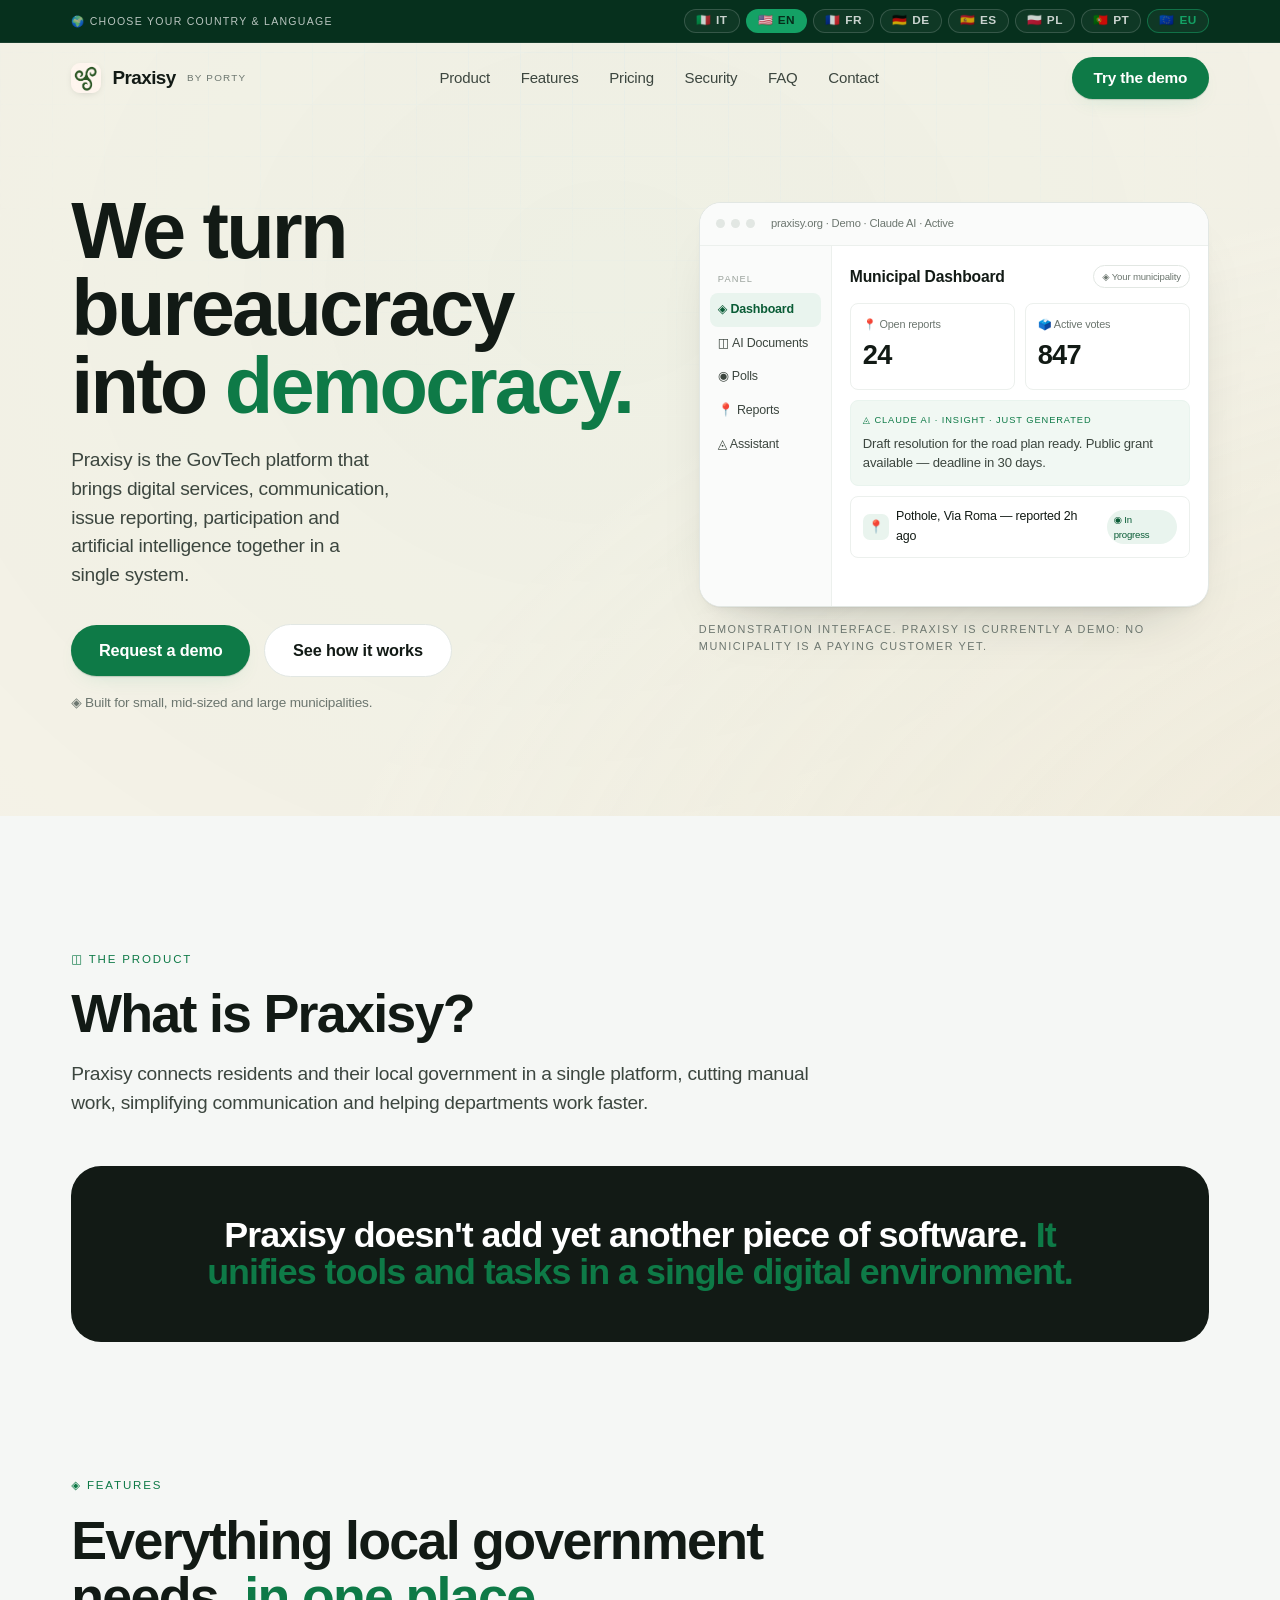
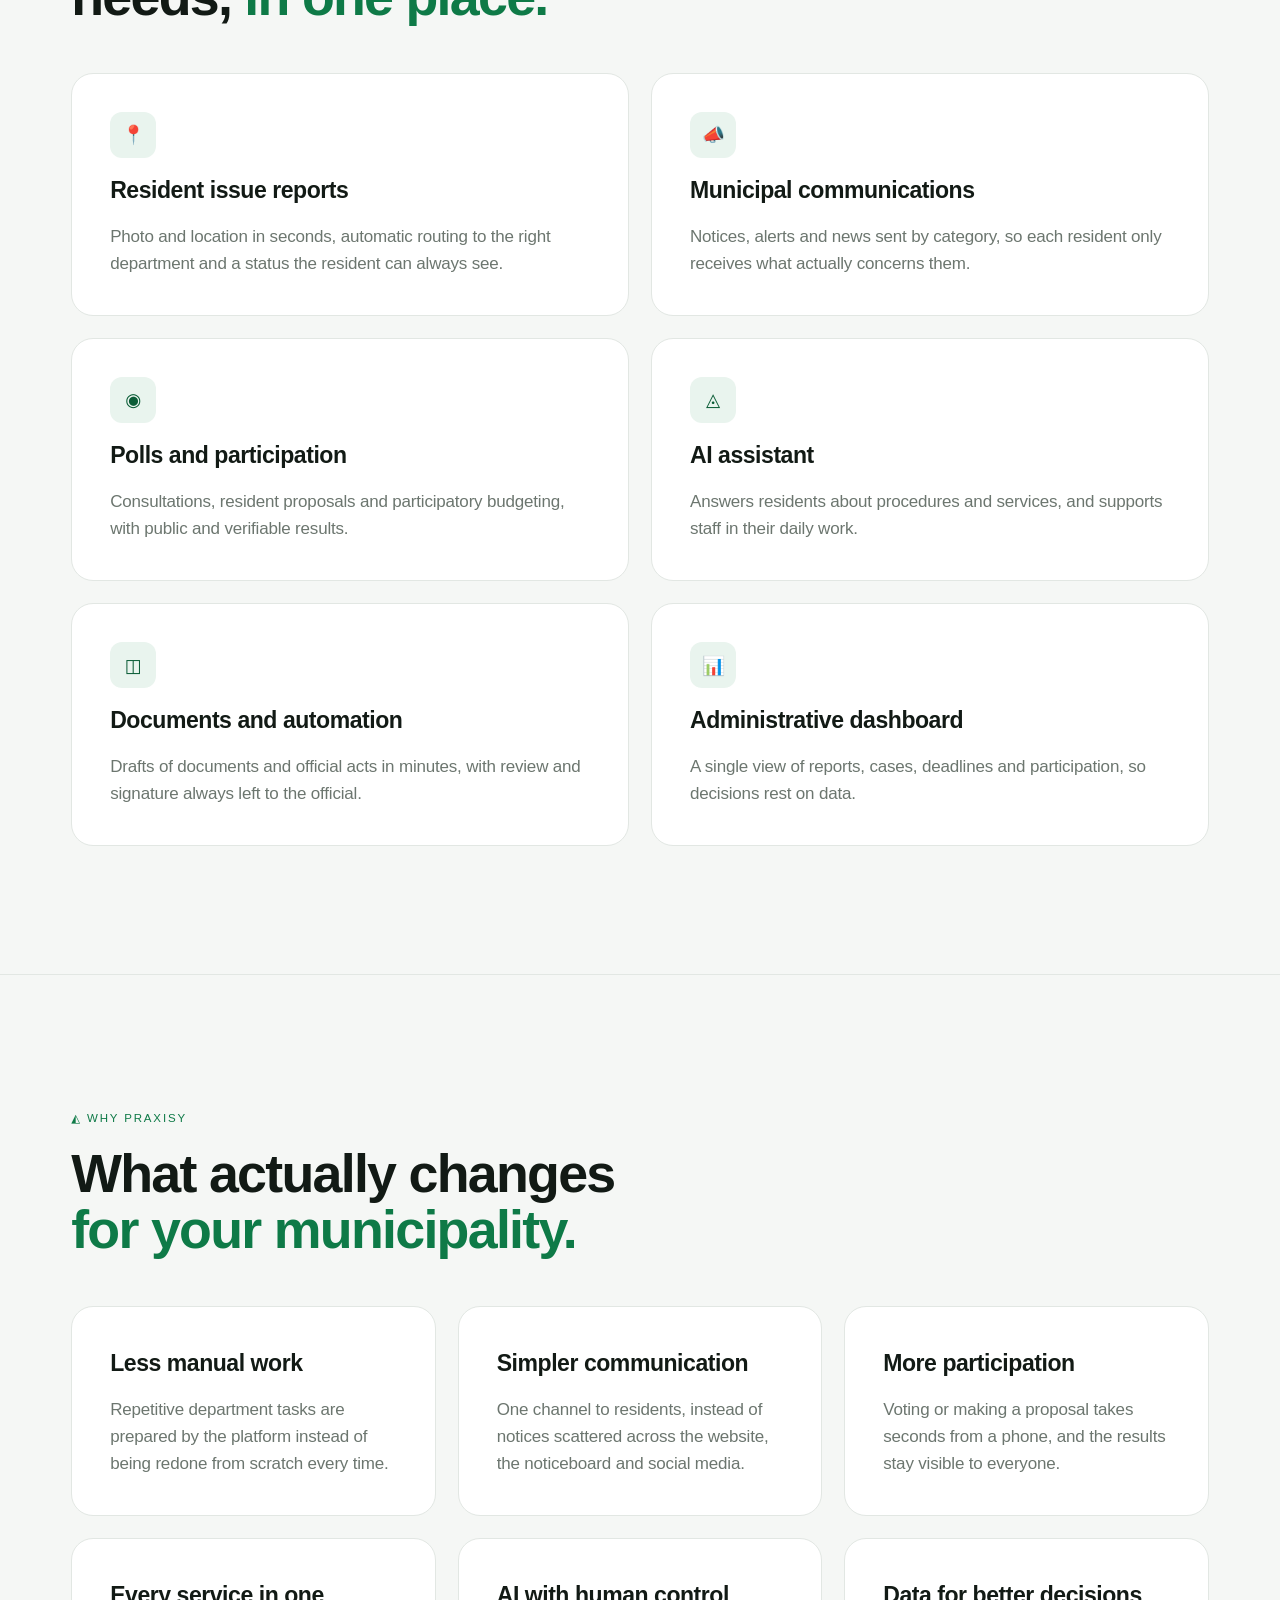
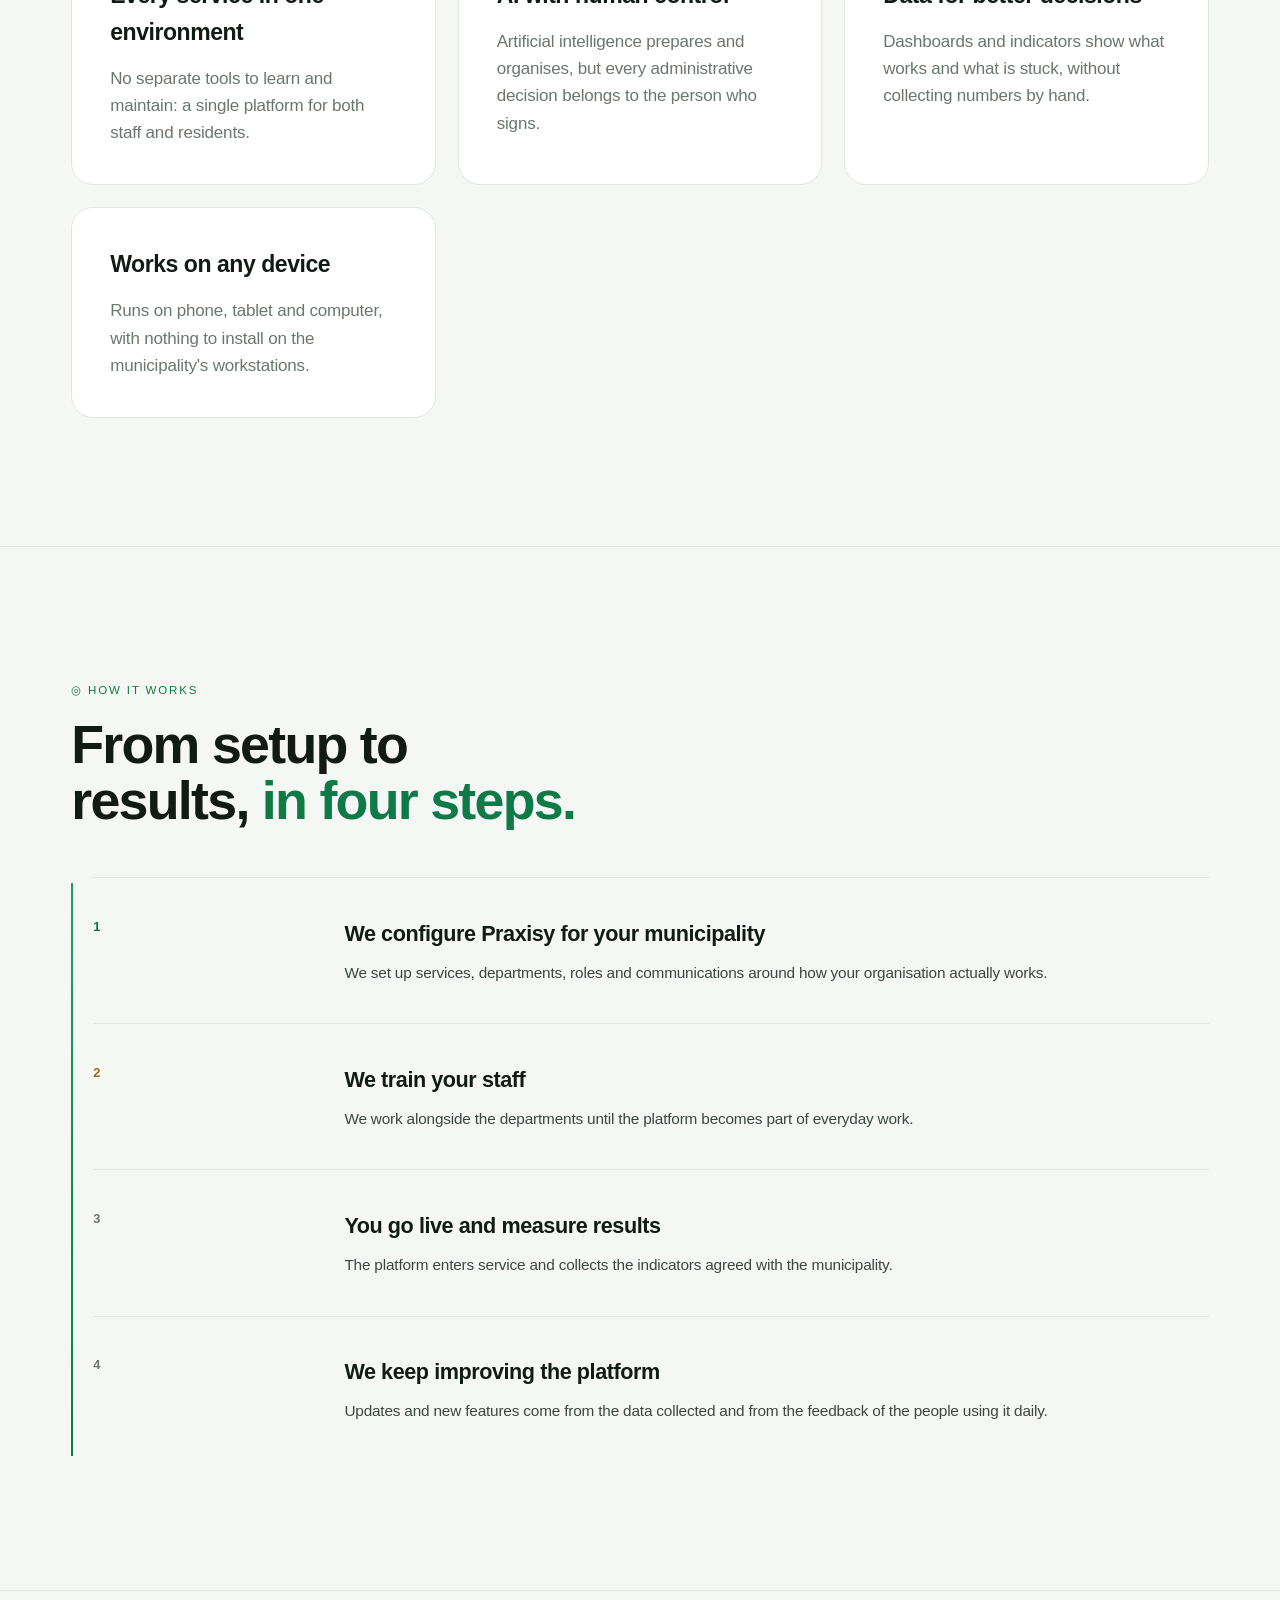
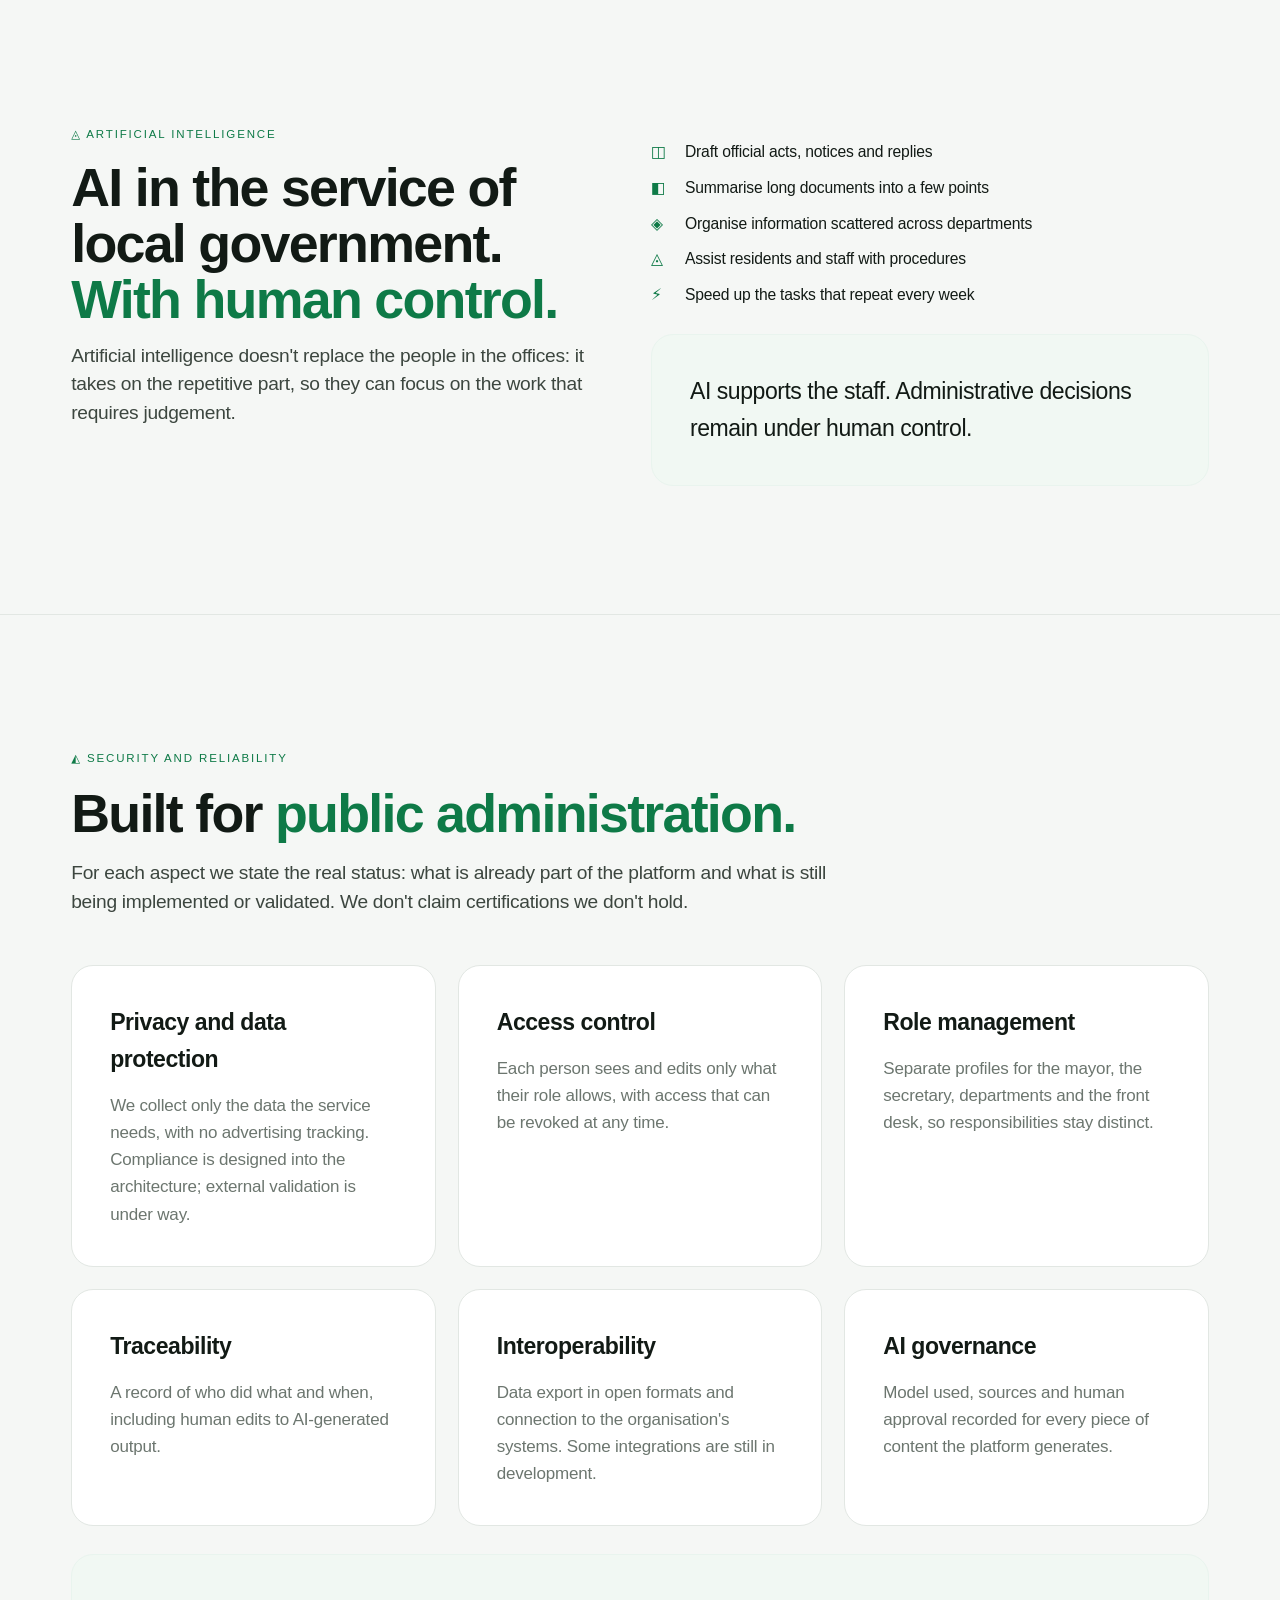
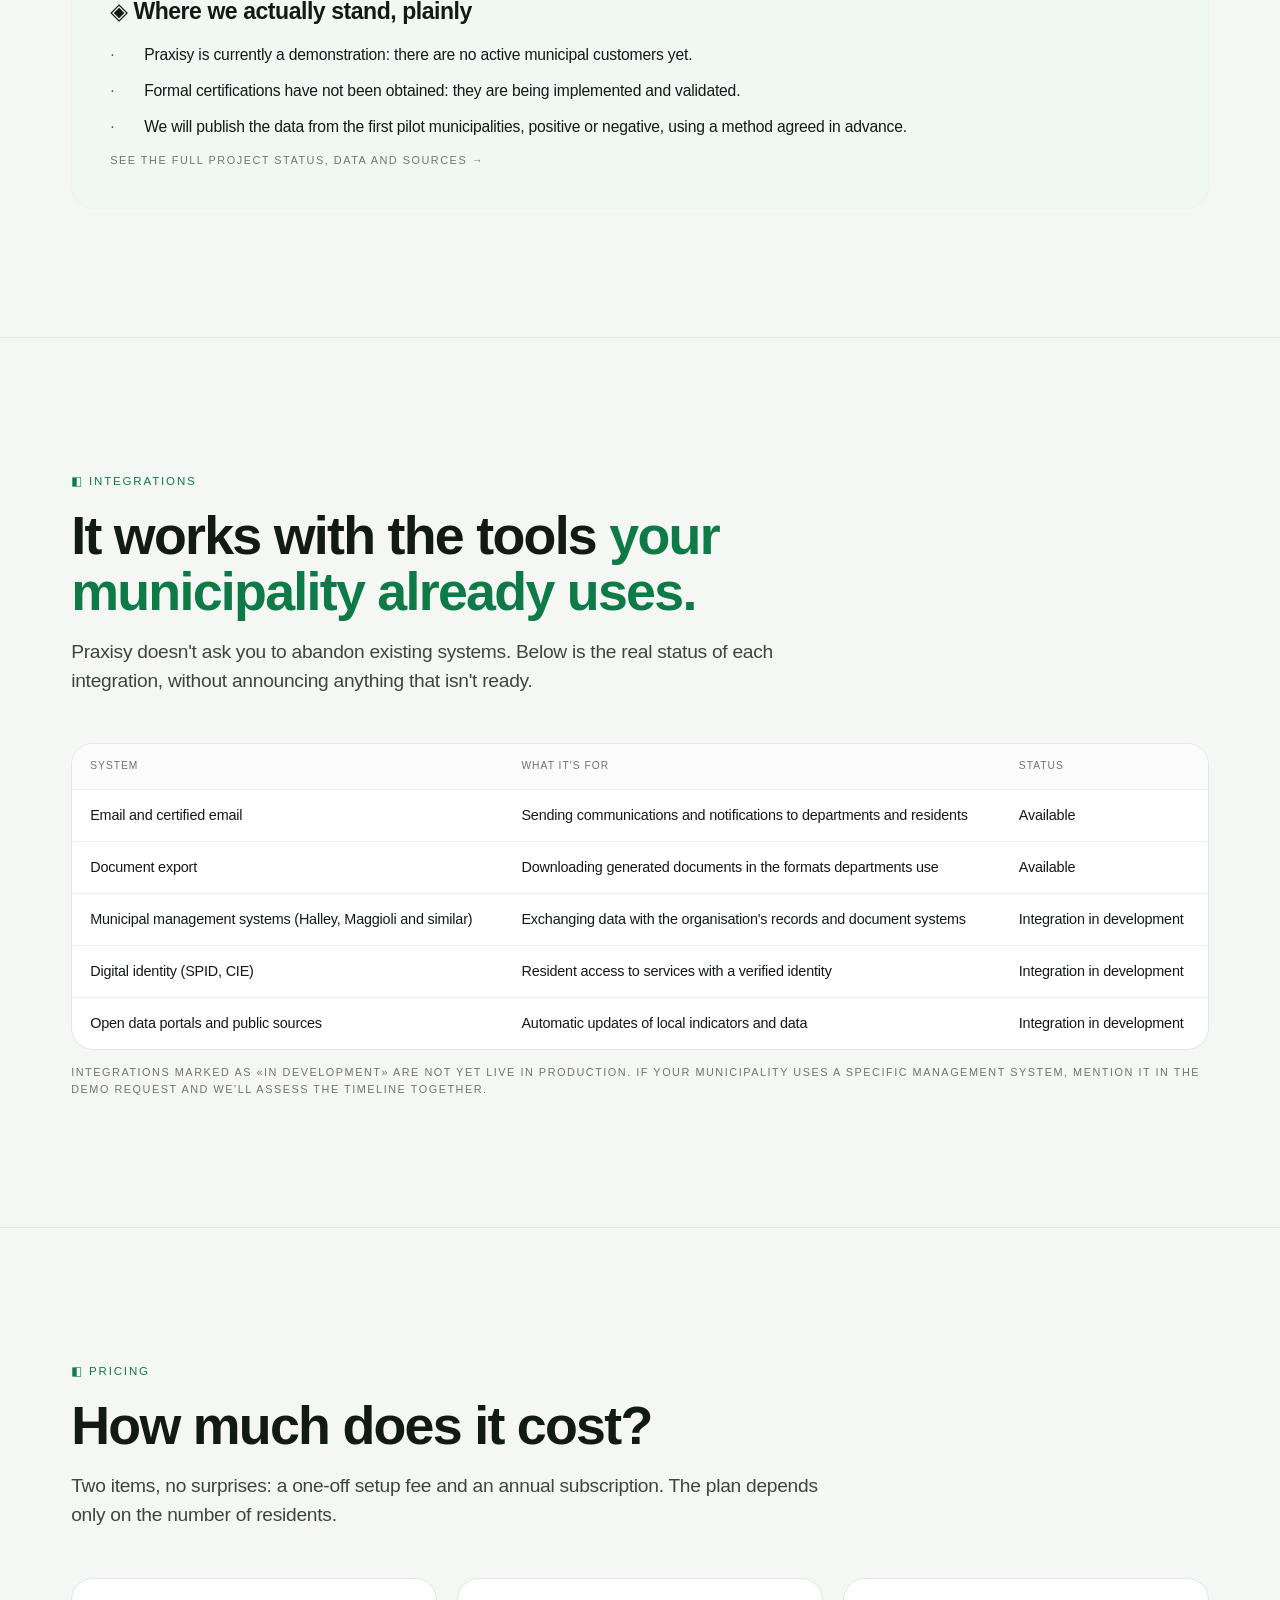
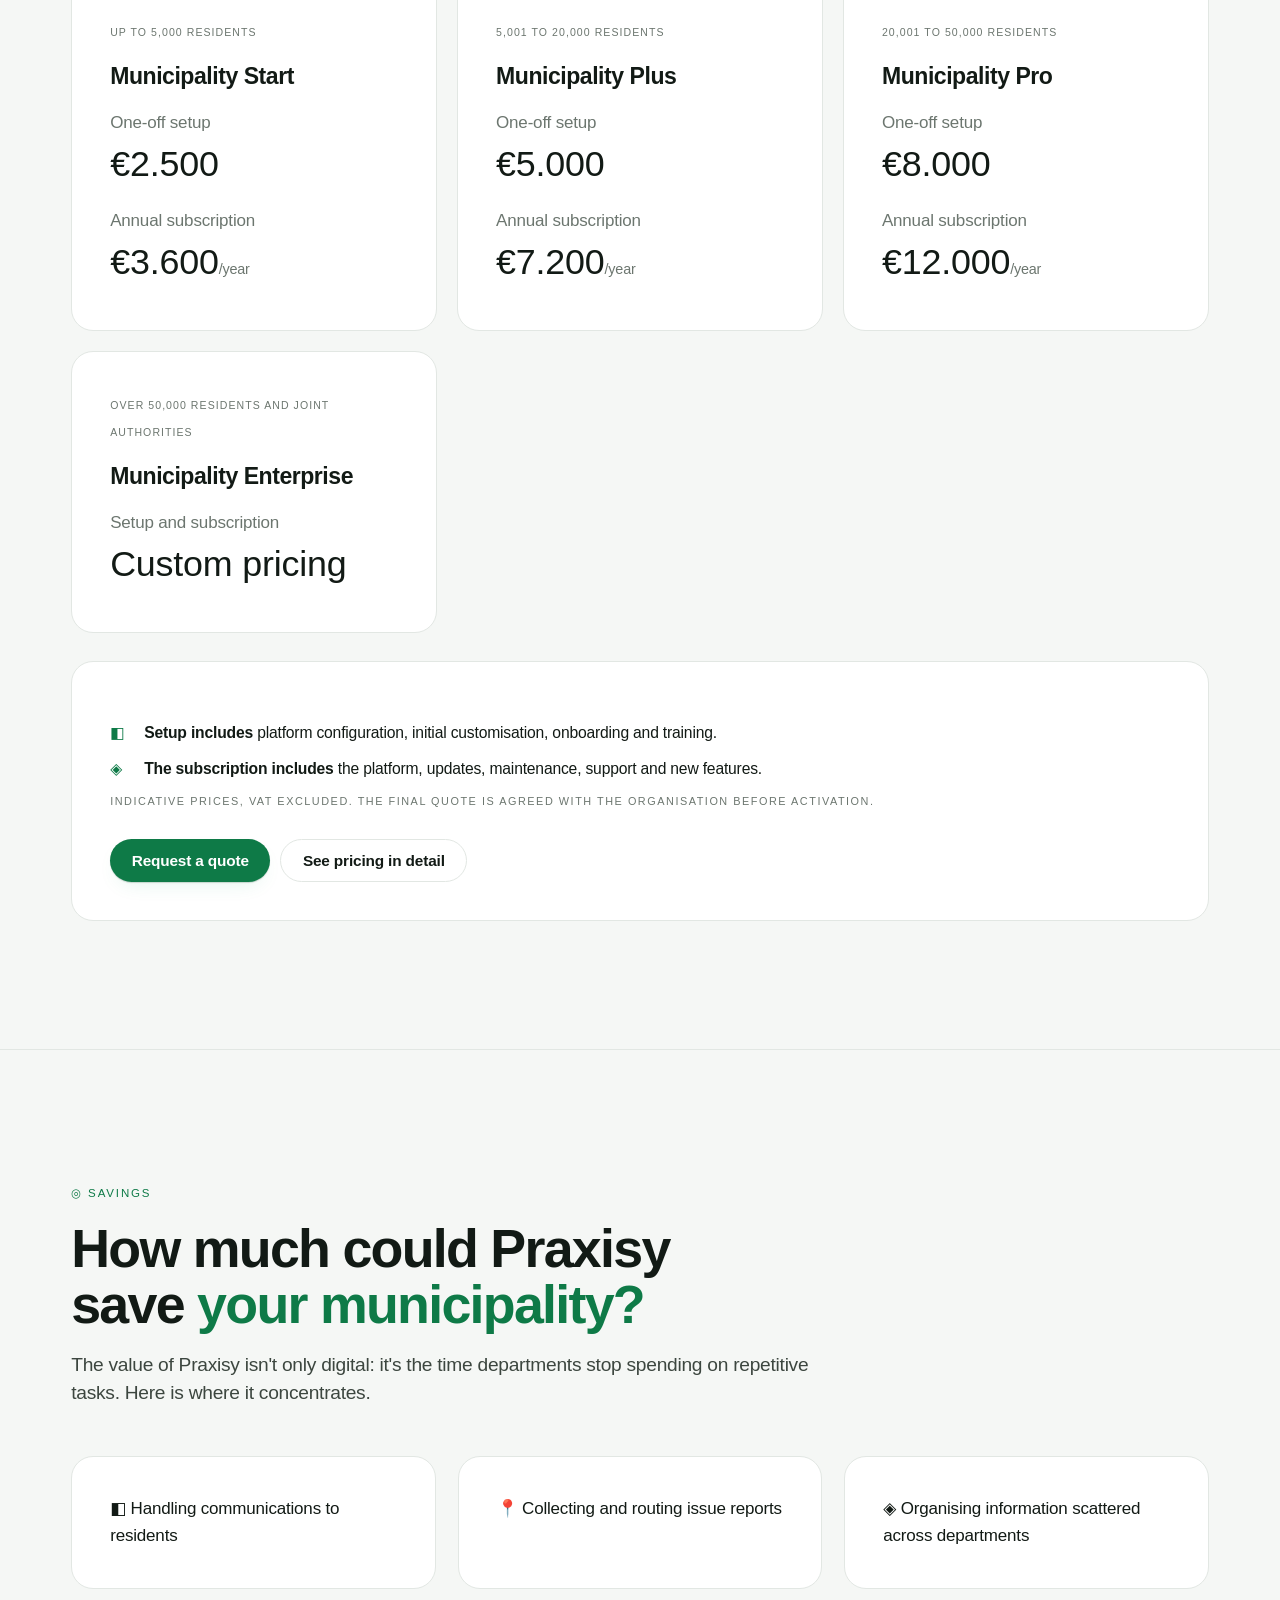
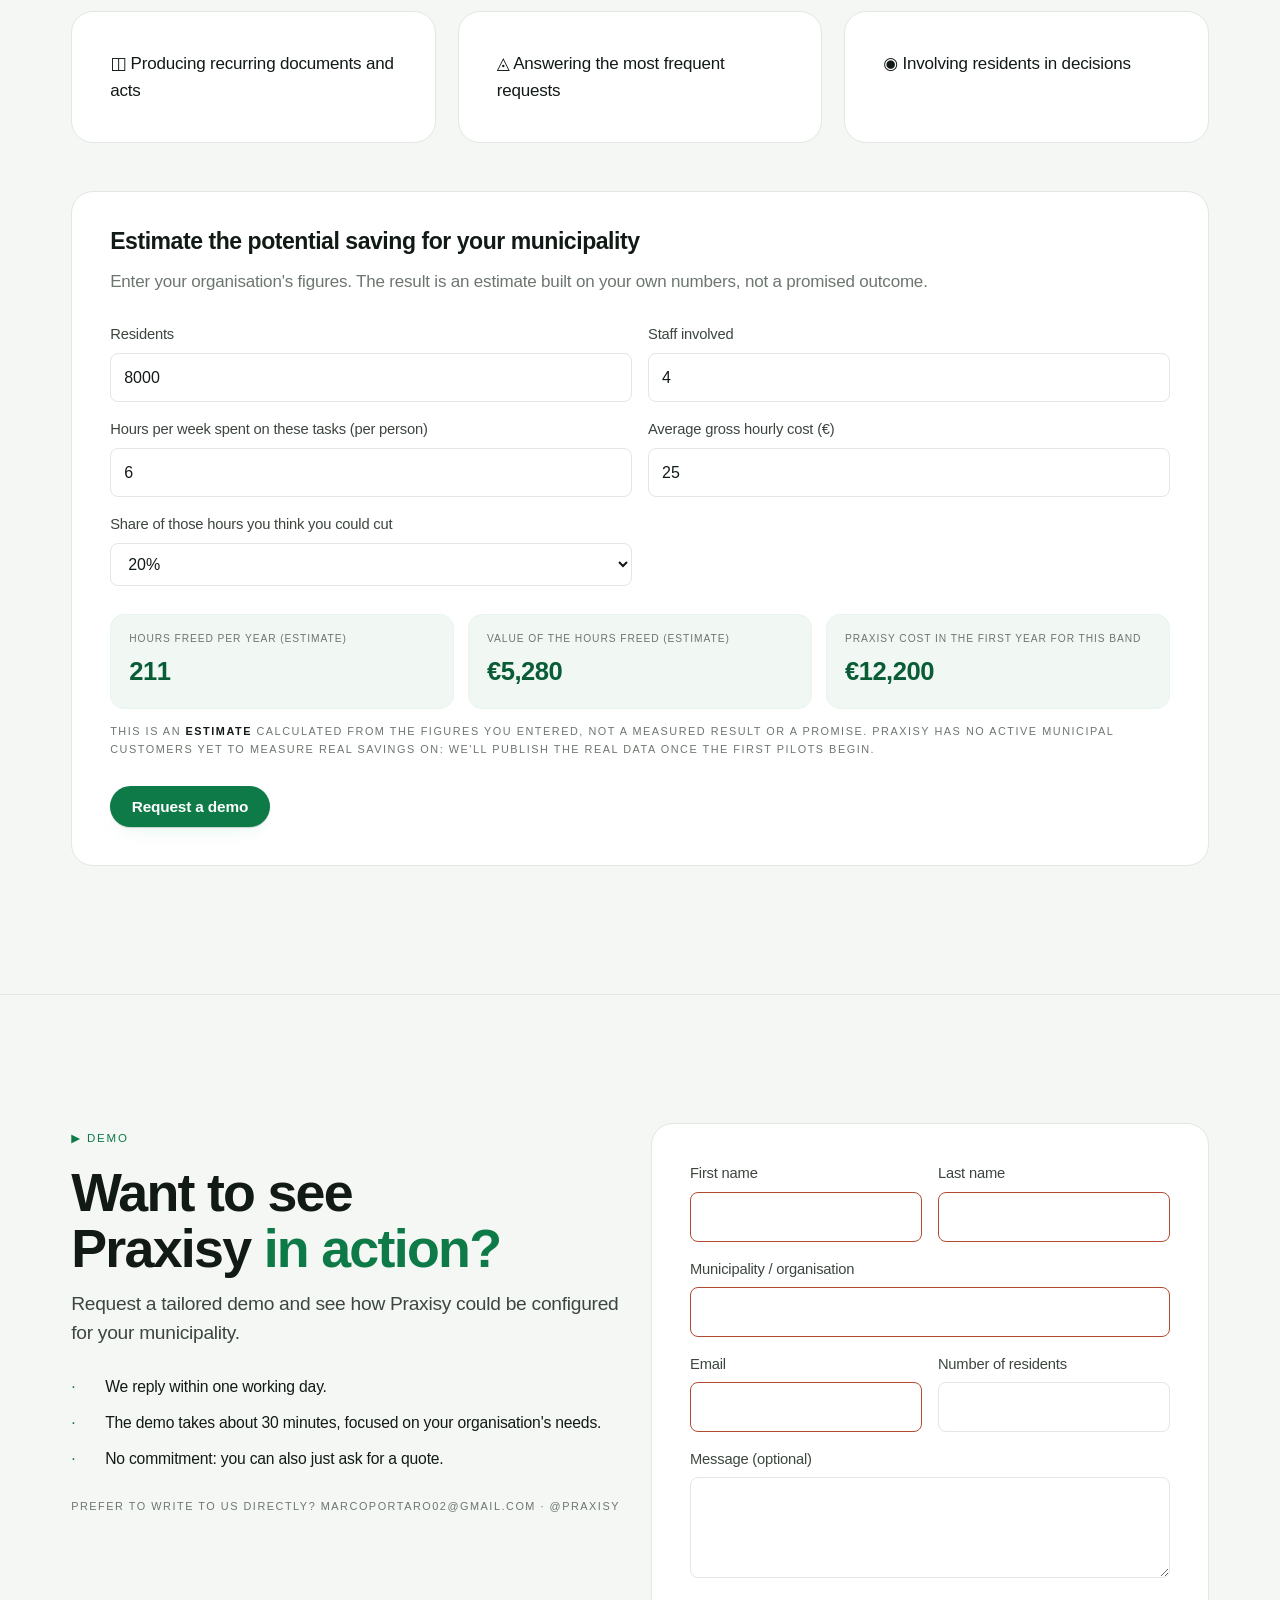
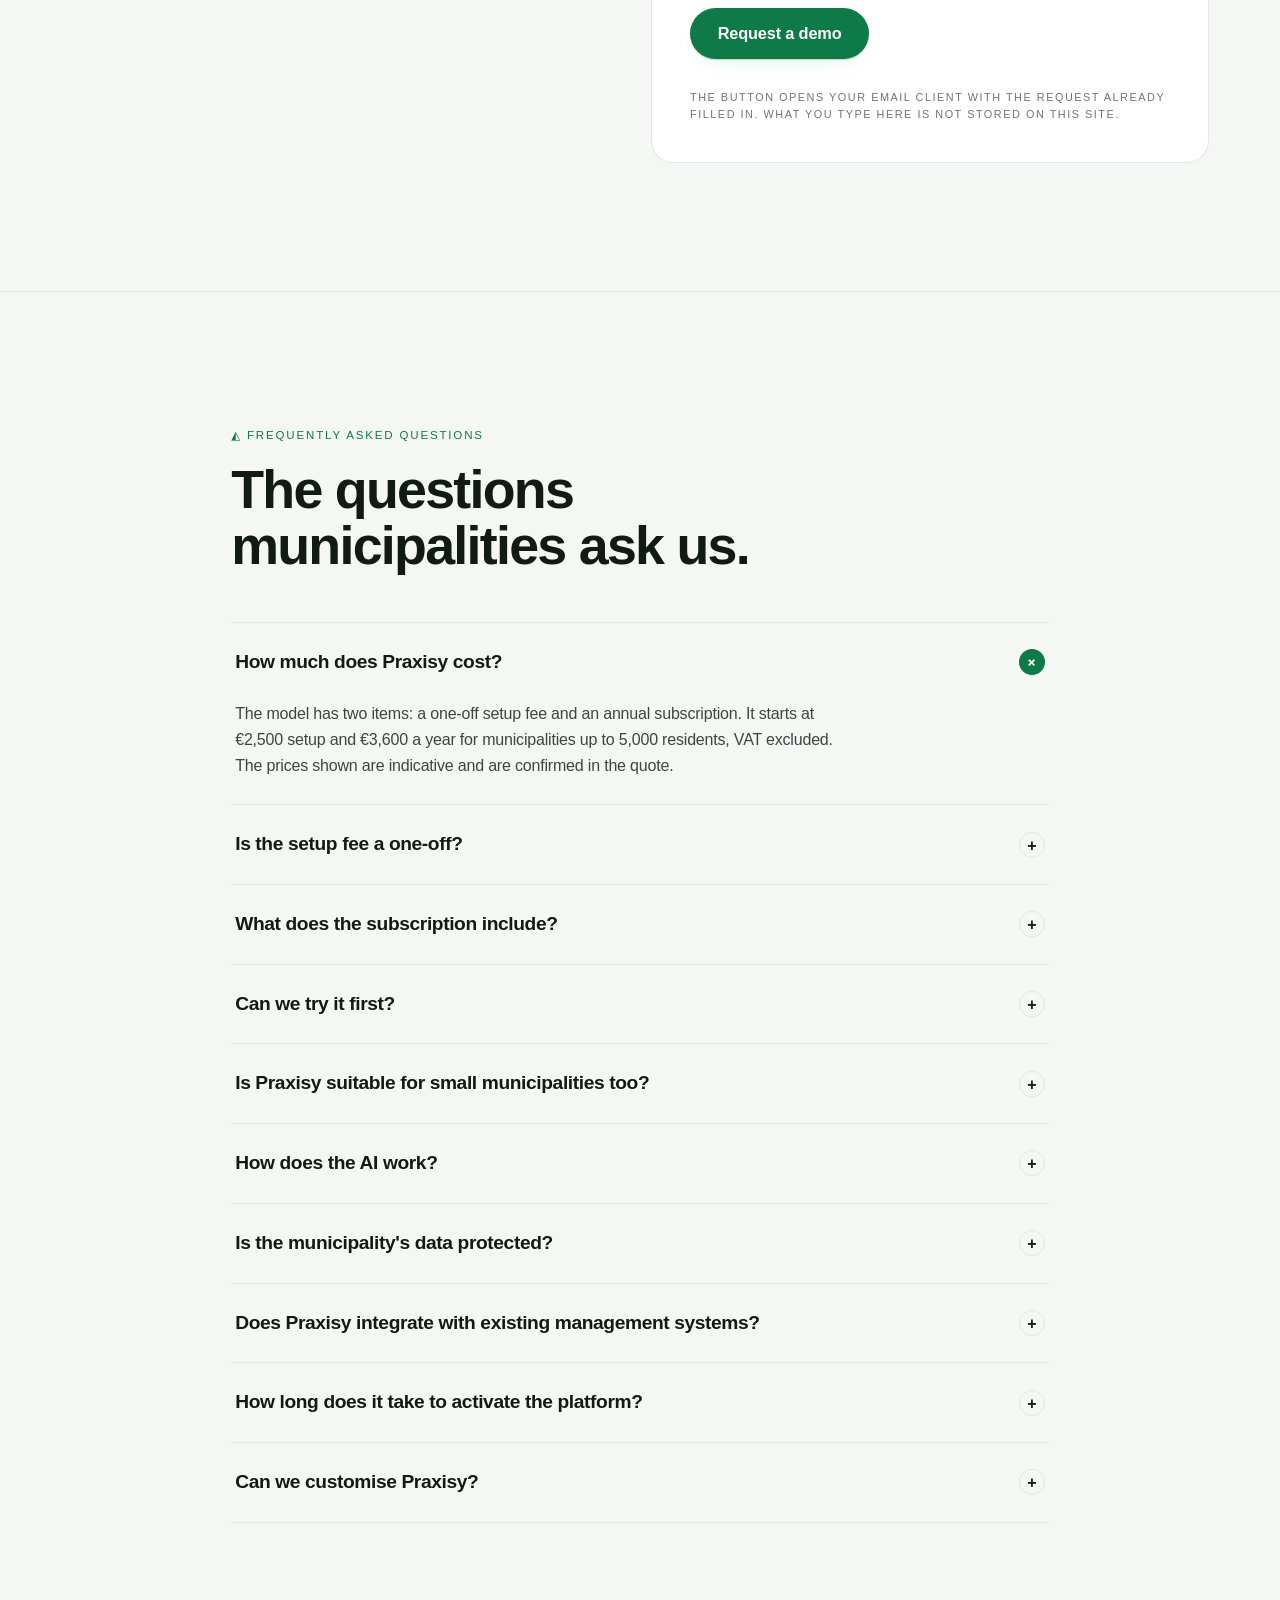
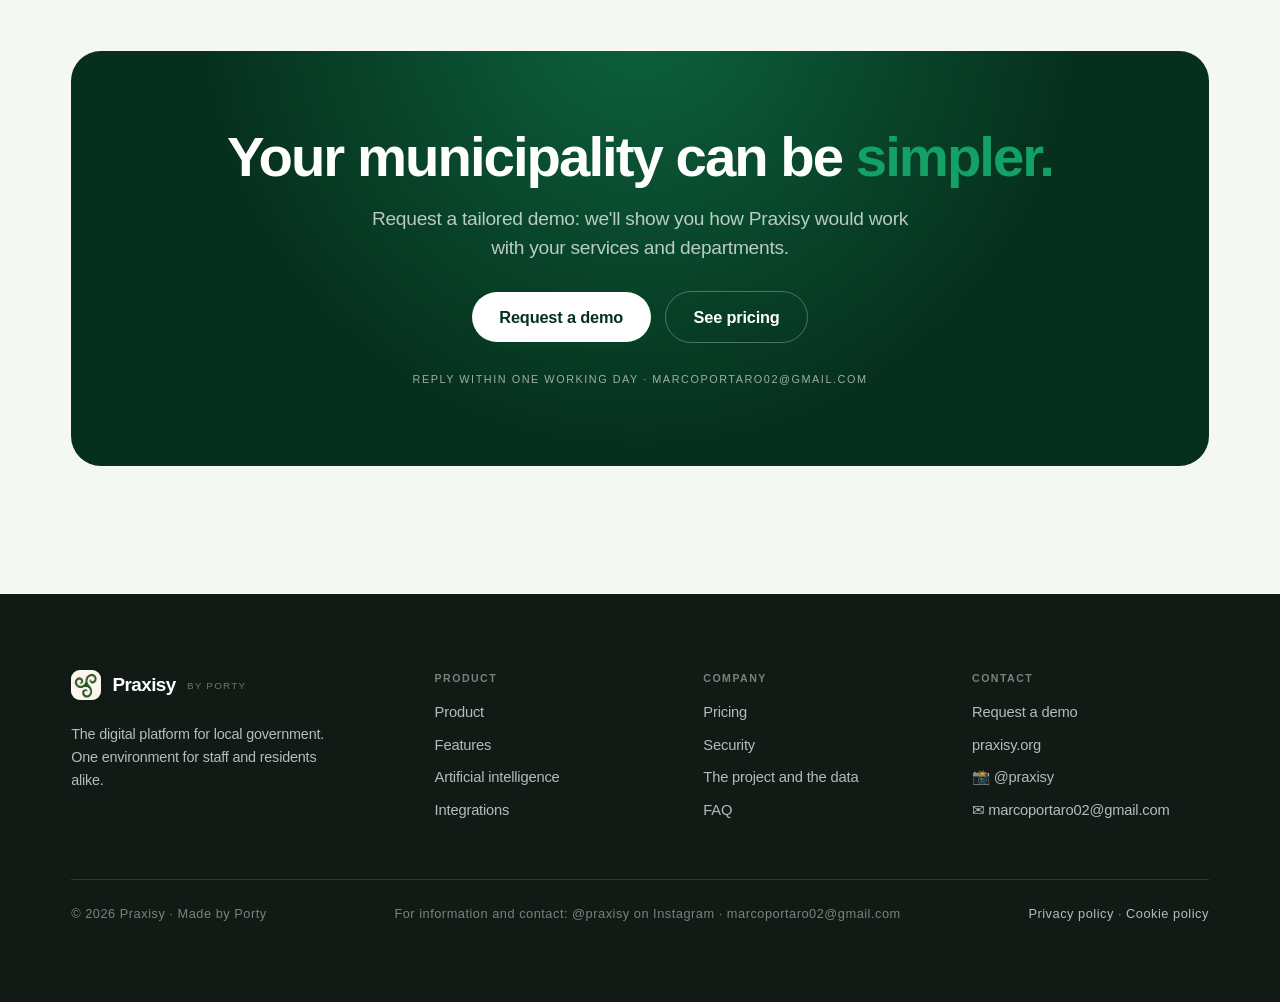
<file: index.html>
<!DOCTYPE html>
<html lang="it">
<head>
<meta charset="UTF-8">
<meta name="viewport" content="width=device-width, initial-scale=1.0">
<title data-i18n="meta.title">Praxisy — Piattaforma digitale per i Comuni italiani</title>
<meta name="description" content="Praxisy è la piattaforma GovTech che riunisce servizi digitali, comunicazione, segnalazioni, partecipazione e intelligenza artificiale per i Comuni italiani in un unico sistema. Attivazione + abbonamento annuale. Richiedi una demo.">
<meta name="keywords" content="software per Comuni, piattaforma digitale per Comuni, AI per Comuni, digitalizzazione Comuni, servizi digitali comunali, GovTech Italia, software Pubblica Amministrazione">
<link rel="canonical" href="https://praxisy.info/">
<meta name="theme-color" content="#06301D">
<link rel="icon" href="favicon.svg" type="image/svg+xml">
<link rel="alternate" hreflang="x-default" href="https://praxisy.info/">
<link rel="alternate" hreflang="it" href="https://praxisy.info/">
<meta property="og:type" content="website">
<meta property="og:site_name" content="Praxisy">
<meta property="og:title" content="Praxisy — Piattaforma digitale per i Comuni italiani">
<meta property="og:description" content="Servizi digitali, comunicazione, segnalazioni, partecipazione e AI in un unico sistema per il tuo Comune. Attivazione + abbonamento annuale.">
<meta property="og:url" content="https://praxisy.info/">
<meta property="og:image" content="https://praxisy.info/porty-logo.jpeg">
<meta name="twitter:card" content="summary">
<link rel="stylesheet" href="praxisy.css">
<script type="application/ld+json">
{
  "@context": "https://schema.org",
  "@type": "SoftwareApplication",
  "name": "Praxisy",
  "applicationCategory": "GovernmentApplication",
  "operatingSystem": "Web",
  "url": "https://praxisy.info/",
  "logo": "https://praxisy.info/porty-logo.jpeg",
  "description": "Piattaforma GovTech per i Comuni italiani: servizi digitali, comunicazione, segnalazioni, partecipazione e intelligenza artificiale con controllo umano.",
  "email": "marcoportaro02@gmail.com",
  "offers": {
    "@type": "AggregateOffer",
    "priceCurrency": "EUR",
    "lowPrice": "3600",
    "highPrice": "12000",
    "offerCount": "4"
  },
  "sameAs": ["https://instagram.com/praxisy"]
}
</script>
</head>
<body>

<!-- ── LANGUAGE / COUNTRY BAR ── -->
<div class="topbar">
  <div class="langbar">
    <div class="wrap langbar-inner">
      <span class="langbar-label" data-i18n="lang.label">🌍 Scegli paese &amp; lingua</span>
      <div class="lang-pills" role="group" aria-label="Language">
        <button class="lang-pill" data-lang="it" aria-label="Italiano">🇮🇹 <b>IT</b></button>
        <button class="lang-pill" data-lang="en" aria-label="English">🇺🇸 <b>EN</b></button>
        <button class="lang-pill" data-lang="fr" aria-label="Français">🇫🇷 <b>FR</b></button>
        <button class="lang-pill" data-lang="de" aria-label="Deutsch">🇩🇪 <b>DE</b></button>
        <button class="lang-pill" data-lang="es" aria-label="Español">🇪🇸 <b>ES</b></button>
        <button class="lang-pill" data-lang="pl" aria-label="Polski">🇵🇱 <b>PL</b></button>
        <button class="lang-pill" data-lang="pt" aria-label="Português">🇵🇹 <b>PT</b></button>
        <button class="lang-pill eu" data-lang="eu" aria-label="English (EU)">🇪🇺 <b>EU</b></button>
      </div>
    </div>
  </div>

  <!-- ── NAV ── -->
  <nav class="nav">
    <div class="wrap nav-inner">
      <a href="index.html" class="brand">
        <span class="mark logo"><img src="porty-logo.jpeg" alt="Praxisy by Porty"></span>
        Praxisy <small>by Porty</small>
      </a>
      <div class="nav-links">
        <a href="#cos-e" class="nl" data-i18n="nav.product">Prodotto</a>
        <a href="#funzionalita" class="nl" data-i18n="nav.features">Funzionalità</a>
        <a href="#prezzi" class="nl" data-i18n="nav.pricing">Prezzi</a>
        <a href="#sicurezza" class="nl" data-i18n="nav.security">Sicurezza</a>
        <a href="#faq" class="nl" data-i18n="nav.faq">FAQ</a>
        <a href="#demo" class="nl" data-i18n="nav.contact">Contatti</a>
      </div>
      <div class="nav-cta">
        <a href="https://www.praxisy.org" target="_blank" rel="noopener" class="btn btn-primary nav-demo-full" data-i18n="nav.trydemo">Prova una demo</a>
        <a href="https://www.praxisy.org" target="_blank" rel="noopener" class="btn btn-primary nav-demo-compact" data-i18n="nav.demo.short">Demo</a>
      </div>
      <button class="nav-toggle" id="navToggle" type="button" aria-label="Apri il menu" aria-expanded="false" aria-controls="mobileMenu">
        <span></span><span></span><span></span>
      </button>
    </div>
    <div class="mobile-menu" id="mobileMenu">
      <a href="#cos-e" class="mm-link" data-i18n="nav.product">Prodotto</a>
      <a href="#funzionalita" class="mm-link" data-i18n="nav.features">Funzionalità</a>
      <a href="#prezzi" class="mm-link" data-i18n="nav.pricing">Prezzi</a>
      <a href="#sicurezza" class="mm-link" data-i18n="nav.security">Sicurezza</a>
      <a href="#faq" class="mm-link" data-i18n="nav.faq">FAQ</a>
      <a href="#demo" class="mm-link" data-i18n="nav.contact">Contatti</a>
      <a href="https://www.praxisy.org" target="_blank" rel="noopener" class="btn btn-primary mm-cta" data-i18n="nav.trydemo">Prova una demo</a>
    </div>
  </nav>
</div>

<!-- ── HERO ── -->
<header class="hero grid-bg">
  <span class="hero-tricolor" aria-hidden="true"></span>
  <div class="wrap hero-grid">
    <div class="reveal">
      <h1 class="display" data-i18n="hero.h1">Trasformiamo la burocrazia in <em>democrazia.</em></h1>
      <p class="lead" data-i18n="hero.lead">Praxisy è la piattaforma GovTech che riunisce servizi digitali, comunicazione, segnalazioni, partecipazione e intelligenza artificiale in un unico sistema.</p>
      <div class="hero-cta">
        <a href="#demo" class="btn btn-primary btn-lg" data-i18n="hero.cta1">Richiedi una demo</a>
        <a href="#come-funziona" class="btn btn-ghost btn-lg" data-i18n="hero.cta2">Scopri come funziona</a>
      </div>
      <p class="hero-note" data-i18n="hero.note">◈ Pensata per Comuni piccoli, medi e grandi.</p>
    </div>

    <!-- Dashboard mockup -->
    <div class="reveal" style="--d:140ms">
      <div class="mock">
        <div class="mock-bar">
          <div class="dots"><i></i><i></i><i></i></div>
          <span class="url" data-i18n="mock.url1">praxisy.org · Demo · Claude AI · Attivo</span>
        </div>
        <div class="mock-body">
          <aside class="mock-side">
            <div class="grp" data-i18n="mock.panel">Pannello</div>
            <div class="item on" data-i18n="mock.dash">◈ Cruscotto</div>
            <div class="item" data-i18n="mock.docs">◫ Documenti AI <span class="badge-n">9</span></div>
            <div class="item" data-i18n="mock.polls">◉ Sondaggi</div>
            <div class="item" data-i18n="mock.reports">📍 Segnalazioni</div>
            <div class="item" data-i18n="mock.assistant">◬ Assistente</div>
          </aside>
          <div class="mock-main">
            <div class="mock-h"><h4 data-i18n="mock.dashtitle">Cruscotto Comunale</h4><span class="tag" data-i18n="mock.yourtown">◈ Il tuo comune</span></div>
            <div class="mock-cards">
              <div class="mock-card"><span class="lbl" data-i18n="mock.openreports">📍 Segnalazioni aperte</span><span class="num" data-count="24">24</span></div>
              <div class="mock-card"><span class="lbl" data-i18n="mock.activevotes">🗳️ Voti attivi</span><span class="num" data-count="847" data-sep="1">847</span></div>
            </div>
            <div class="mock-insight"><span class="lbl" data-i18n="mock.insightlbl">◬ Claude AI · Insight · generato ora</span><p data-i18n="mock.insighttxt">Bozza delibera piano stradale pronta. Bando PNRR disponibile — scadenza 30 giorni.</p></div>
            <div class="mock-ticket"><span class="pin">📍</span> <span data-i18n="mock.ticket1">Buca Via Roma — segnalata 2h fa</span><span class="st" data-i18n="mock.inprogress">◉ In lavorazione</span></div>
          </div>
        </div>
      </div>
      <p class="kicker mt-s" data-i18n="hero.mockdisc">Interfaccia dimostrativa. Praxisy è oggi in fase demo: nessun Comune cliente attivo.</p>
    </div>
  </div>
</header>

<!-- ── COS'È PRAXISY ── -->
<section class="section-pad" id="cos-e">
  <div class="wrap">
    <div class="sec-head reveal">
      <span class="eyebrow" data-i18n="cos.eyebrow">◫ Il prodotto</span>
      <h2 class="h-section" data-i18n="cos.h">Cos'è Praxisy?</h2>
      <p class="lead" data-i18n="cos.lead">Praxisy collega cittadini e Comune in un'unica piattaforma, riducendo attività manuali, semplificando la comunicazione e aiutando gli uffici a lavorare più velocemente.</p>
    </div>
    <div class="pillar dark center reveal mt-l">
      <h3 class="h-lg" style="color:#fff" data-i18n="cos.pos">Praxisy non aggiunge un altro software al Comune. <em>Unifica strumenti e attività in un unico ambiente digitale.</em></h3>
    </div>
  </div>
</section>

<!-- ── FUNZIONALITÀ ── -->
<section class="section-pad" id="funzionalita" style="padding-top:0">
  <div class="wrap">
    <div class="sec-head reveal">
      <span class="eyebrow" data-i18n="fun.eyebrow">◈ Funzionalità</span>
      <h2 class="h-section" data-i18n="fun.h">Tutto quello che serve al Comune, <em>in un posto solo.</em></h2>
    </div>
    <div class="grid-2 mt-l modules-grid">
      <div class="card hover reveal">
        <div class="icn">📍</div>
        <h4 class="h-md mt-s" data-i18n="fun.1h">Segnalazioni dei cittadini</h4>
        <p class="muted mt-s" data-i18n="fun.1p">Foto e posizione in pochi secondi, assegnazione all'ufficio competente e stato sempre visibile al cittadino.</p>
      </div>
      <div class="card hover reveal" style="--d:60ms">
        <div class="icn">📣</div>
        <h4 class="h-md mt-s" data-i18n="fun.2h">Comunicazioni del Comune</h4>
        <p class="muted mt-s" data-i18n="fun.2p">Avvisi, allerte e notizie inviati per categoria, così ogni cittadino riceve solo ciò che lo riguarda.</p>
      </div>
      <div class="card hover reveal" style="--d:120ms">
        <div class="icn">◉</div>
        <h4 class="h-md mt-s" data-i18n="fun.3h">Sondaggi e partecipazione</h4>
        <p class="muted mt-s" data-i18n="fun.3p">Consultazioni, proposte dei cittadini e bilancio partecipativo, con risultati pubblici e verificabili.</p>
      </div>
      <div class="card hover reveal" style="--d:180ms">
        <div class="icn">◬</div>
        <h4 class="h-md mt-s" data-i18n="fun.4h">Assistente AI</h4>
        <p class="muted mt-s" data-i18n="fun.4p">Risponde ai cittadini sulle pratiche e sui servizi, e affianca gli operatori nel lavoro quotidiano.</p>
      </div>
      <div class="card hover reveal" style="--d:240ms">
        <div class="icn">◫</div>
        <h4 class="h-md mt-s" data-i18n="fun.5h">Documenti e automazioni</h4>
        <p class="muted mt-s" data-i18n="fun.5p">Bozze di atti e documenti generate in pochi minuti, con la revisione e la firma sempre del funzionario.</p>
      </div>
      <div class="card hover reveal" style="--d:300ms">
        <div class="icn">📊</div>
        <h4 class="h-md mt-s" data-i18n="fun.6h">Dashboard amministrativa</h4>
        <p class="muted mt-s" data-i18n="fun.6p">Un quadro unico di segnalazioni, pratiche, scadenze e partecipazione, per decidere sulla base dei dati.</p>
      </div>
    </div>
  </div>
</section>

<hr class="divider">

<!-- ── PERCHÉ PRAXISY ── -->
<section class="section-pad" id="perche">
  <div class="wrap">
    <div class="sec-head reveal">
      <span class="eyebrow" data-i18n="ben.eyebrow">◭ Perché Praxisy</span>
      <h2 class="h-section" data-i18n="ben.h">Cosa cambia davvero <em>per il tuo Comune.</em></h2>
    </div>
    <div class="grid-3 grid-2 mt-l">
      <div class="card reveal"><h4 class="h-md" data-i18n="ben.1h">Meno lavoro manuale</h4><p class="muted mt-s" data-i18n="ben.1p">Le attività ripetitive degli uffici vengono preparate dalla piattaforma, non rifatte ogni volta da zero.</p></div>
      <div class="card reveal" style="--d:60ms"><h4 class="h-md" data-i18n="ben.2h">Comunicazione più semplice</h4><p class="muted mt-s" data-i18n="ben.2p">Un solo canale verso i cittadini, al posto di avvisi sparsi tra sito, bacheca e social.</p></div>
      <div class="card reveal" style="--d:120ms"><h4 class="h-md" data-i18n="ben.3h">Maggiore partecipazione</h4><p class="muted mt-s" data-i18n="ben.3p">Votare o proporre richiede pochi secondi dal telefono, e i risultati restano visibili a tutti.</p></div>
      <div class="card reveal" style="--d:180ms"><h4 class="h-md" data-i18n="ben.4h">Tutti i servizi in un ambiente</h4><p class="muted mt-s" data-i18n="ben.4p">Niente strumenti separati da imparare e mantenere: un'unica piattaforma per uffici e cittadini.</p></div>
      <div class="card reveal" style="--d:240ms"><h4 class="h-md" data-i18n="ben.5h">AI con controllo umano</h4><p class="muted mt-s" data-i18n="ben.5p">L'intelligenza artificiale prepara e organizza, ma ogni decisione amministrativa resta di chi firma.</p></div>
      <div class="card reveal" style="--d:300ms"><h4 class="h-md" data-i18n="ben.6h">Dati per decidere meglio</h4><p class="muted mt-s" data-i18n="ben.6p">Dashboard e indicatori mostrano cosa funziona e cosa è fermo, senza raccogliere numeri a mano.</p></div>
      <div class="card reveal" style="--d:360ms"><h4 class="h-md" data-i18n="ben.7h">Accessibile da ogni dispositivo</h4><p class="muted mt-s" data-i18n="ben.7p">Funziona da smartphone, tablet e computer, senza installare nulla sulle postazioni del Comune.</p></div>
    </div>
  </div>
</section>

<hr class="divider">

<!-- ── COME FUNZIONA ── -->
<section class="section-pad" id="come-funziona">
  <div class="wrap">
    <div class="sec-head reveal">
      <span class="eyebrow" data-i18n="how.eyebrow">◎ Come funziona</span>
      <h2 class="h-section" data-i18n="how.h">Dall'attivazione ai risultati, <em>in quattro passaggi.</em></h2>
    </div>
    <div class="road road-wrap mt-l">
      <div class="phase reveal">
        <div class="phase-meta"><div class="ph done">1</div></div>
        <div><h4 data-i18n="how.1h">Configuriamo Praxisy per il tuo Comune</h4><p data-i18n="how.1p">Impostiamo servizi, uffici, ruoli e comunicazioni in base a come lavora davvero il tuo ente.</p></div>
      </div>
      <div class="phase reveal">
        <div class="phase-meta"><div class="ph active">2</div></div>
        <div><h4 data-i18n="how.2h">Formiamo gli operatori</h4><p data-i18n="how.2p">Affianchiamo il personale degli uffici finché la piattaforma non entra nel lavoro di tutti i giorni.</p></div>
      </div>
      <div class="phase reveal">
        <div class="phase-meta"><div class="ph next">3</div></div>
        <div><h4 data-i18n="how.3h">Il Comune parte e misura i risultati</h4><p data-i18n="how.3p">La piattaforma va in servizio e raccoglie gli indicatori concordati insieme all'ente.</p></div>
      </div>
      <div class="phase reveal">
        <div class="phase-meta"><div class="ph next">4</div></div>
        <div><h4 data-i18n="how.4h">Miglioriamo continuamente la piattaforma</h4><p data-i18n="how.4p">Aggiornamenti e nuove funzioni nascono dai dati raccolti e dai riscontri di chi la usa ogni giorno.</p></div>
      </div>
    </div>
  </div>
</section>

<hr class="divider">

<!-- ── AI ── -->
<section class="section-pad" id="ai">
  <div class="wrap">
    <div class="grid-2">
      <div class="reveal">
        <span class="eyebrow" data-i18n="ai.eyebrow">◬ Intelligenza artificiale</span>
        <h2 class="h-section mt-s" data-i18n="ai.h">AI al servizio del Comune. <em>Con controllo umano.</em></h2>
        <p class="lead mt-s" data-i18n="ai.lead">L'intelligenza artificiale non sostituisce chi lavora negli uffici: si occupa della parte ripetitiva, così le persone possono dedicarsi a quella che richiede giudizio.</p>
      </div>
      <div class="reveal" style="--d:120ms">
        <div class="pl-list">
          <div class="pl-li"><span class="g">◫</span> <span data-i18n="ai.1">Generare bozze di atti, avvisi e risposte</span></div>
          <div class="pl-li"><span class="g">◧</span> <span data-i18n="ai.2">Riassumere documenti lunghi in pochi punti</span></div>
          <div class="pl-li"><span class="g">◈</span> <span data-i18n="ai.3">Organizzare informazioni sparse tra uffici</span></div>
          <div class="pl-li"><span class="g">◬</span> <span data-i18n="ai.4">Assistere cittadini e operatori sulle procedure</span></div>
          <div class="pl-li"><span class="g">⚡</span> <span data-i18n="ai.5">Velocizzare le attività che si ripetono ogni settimana</span></div>
        </div>
        <div class="card mt-m" style="background:var(--green-tint-2);border-color:var(--green-tint)">
          <p class="h-md" data-i18n="ai.control">L'AI supporta gli operatori. Le decisioni amministrative restano sotto il controllo umano.</p>
        </div>
      </div>
    </div>
  </div>
</section>

<hr class="divider">

<!-- ── SICUREZZA ── -->
<section class="section-pad" id="sicurezza">
  <div class="wrap">
    <div class="sec-head reveal">
      <span class="eyebrow" data-i18n="sec.eyebrow">◭ Sicurezza e affidabilità</span>
      <h2 class="h-section" data-i18n="sec.h">Pensata per la <em>Pubblica Amministrazione.</em></h2>
      <p class="lead" data-i18n="sec.lead">Indichiamo per ogni aspetto lo stato reale: cosa è già parte della piattaforma e cosa è ancora in fase di implementazione o validazione. Non dichiariamo certificazioni che non abbiamo.</p>
    </div>
    <div class="grid-3 grid-2 mt-l">
      <div class="card reveal"><h4 class="h-md" data-i18n="sec.1h">Privacy e protezione dei dati</h4><p class="muted mt-s" data-i18n="sec.1p">Raccogliamo solo i dati necessari al servizio, senza tracciamento pubblicitario. Conformità progettata nell'architettura, validazione esterna in corso.</p></div>
      <div class="card reveal" style="--d:60ms"><h4 class="h-md" data-i18n="sec.2h">Controllo degli accessi</h4><p class="muted mt-s" data-i18n="sec.2p">Ogni persona vede e modifica solo ciò che il suo ruolo prevede, con accessi revocabili in qualsiasi momento.</p></div>
      <div class="card reveal" style="--d:120ms"><h4 class="h-md" data-i18n="sec.3h">Gestione dei ruoli</h4><p class="muted mt-s" data-i18n="sec.3p">Profili distinti per sindaco, segretario, uffici e sportello, così le responsabilità restano separate.</p></div>
      <div class="card reveal" style="--d:180ms"><h4 class="h-md" data-i18n="sec.4h">Tracciabilità</h4><p class="muted mt-s" data-i18n="sec.4p">Registro di chi ha fatto cosa e quando, incluse le modifiche umane agli output generati dall'AI.</p></div>
      <div class="card reveal" style="--d:240ms"><h4 class="h-md" data-i18n="sec.5h">Interoperabilità</h4><p class="muted mt-s" data-i18n="sec.5p">Esportazione dei dati in formati aperti e collegamento ai sistemi dell'ente. Alcune integrazioni sono in sviluppo.</p></div>
      <div class="card reveal" style="--d:300ms"><h4 class="h-md" data-i18n="sec.6h">Governance dell'AI</h4><p class="muted mt-s" data-i18n="sec.6p">Modello utilizzato, fonti e approvazione umana registrati per ogni contenuto generato dalla piattaforma.</p></div>
    </div>
    <div class="card reveal mt-m" style="background:var(--green-tint-2);border-color:var(--green-tint)">
      <h4 class="h-md" data-i18n="sec.state.h">◈ Stato attuale, senza giri di parole</h4>
      <div class="pl-list mt-s">
        <div class="pl-li"><span class="g">·</span> <span data-i18n="sec.state.1">Praxisy è oggi in fase dimostrativa: non ci sono ancora Comuni clienti attivi.</span></div>
        <div class="pl-li"><span class="g">·</span> <span data-i18n="sec.state.2">Le certificazioni formali non sono state ottenute: sono in fase di implementazione e validazione.</span></div>
        <div class="pl-li"><span class="g">·</span> <span data-i18n="sec.state.3">Pubblicheremo i dati dei primi Comuni pilota, positivi o negativi, con il metodo concordato in anticipo.</span></div>
      </div>
      <p class="kicker mt-s"><a href="progetto.html" data-i18n="sec.state.link">Vedi lo stato completo del progetto, i dati e le fonti →</a></p>
    </div>
  </div>
</section>

<hr class="divider">

<!-- ── INTEGRAZIONI ── -->
<section class="section-pad" id="integrazioni">
  <div class="wrap">
    <div class="sec-head reveal">
      <span class="eyebrow" data-i18n="int.eyebrow">◧ Integrazioni</span>
      <h2 class="h-section" data-i18n="int.h">Si integra con gli strumenti <em>che il Comune già usa.</em></h2>
      <p class="lead" data-i18n="int.lead">Praxisy non chiede al Comune di abbandonare i sistemi esistenti. Qui sotto lo stato reale di ogni integrazione, senza anticipare ciò che non è ancora pronto.</p>
    </div>
    <div class="tbl-hint" data-i18n="tbl.hint">↔ Scorri per vedere tutti i dati</div>
    <div class="tbl-wrap reveal mt-l">
      <table class="data">
        <thead><tr><th data-i18n="int.th1">Sistema</th><th data-i18n="int.th2">A cosa serve</th><th data-i18n="int.th3">Stato</th></tr></thead>
        <tbody>
          <tr><td data-i18n="int.r1a">Posta elettronica e PEC</td><td data-i18n="int.r1b">Invio di comunicazioni e notifiche agli uffici e ai cittadini</td><td data-i18n="int.r1c">Disponibile</td></tr>
          <tr><td data-i18n="int.r2a">Esportazione documenti</td><td data-i18n="int.r2b">Scarico degli atti generati nei formati usati dagli uffici</td><td data-i18n="int.r2c">Disponibile</td></tr>
          <tr><td data-i18n="int.r3a">Gestionali comunali (Halley, Maggioli e simili)</td><td data-i18n="int.r3b">Scambio di dati con il sistema di protocollo e atti dell'ente</td><td data-i18n="int.r3c">Integrazione in sviluppo</td></tr>
          <tr><td data-i18n="int.r4a">Identità digitale (SPID, CIE)</td><td data-i18n="int.r4b">Accesso dei cittadini ai servizi con identità verificata</td><td data-i18n="int.r4c">Integrazione in sviluppo</td></tr>
          <tr><td data-i18n="int.r5a">Portali open data e fonti pubbliche</td><td data-i18n="int.r5b">Aggiornamento automatico di indicatori e dati del territorio</td><td data-i18n="int.r5c">Integrazione in sviluppo</td></tr>
        </tbody>
      </table>
    </div>
    <p class="kicker mt-s" data-i18n="int.note">Le integrazioni segnate come «in sviluppo» non sono ancora attive in produzione. Se il tuo Comune usa un gestionale specifico, indicalo nella richiesta di demo: valutiamo insieme i tempi.</p>
  </div>
</section>

<hr class="divider">

<!-- ── PREZZI ── -->
<section class="section-pad" id="prezzi">
  <div class="wrap">
    <div class="sec-head reveal">
      <span class="eyebrow" data-i18n="pr.eyebrow">◧ Prezzi</span>
      <h2 class="h-section" data-i18n="pr.h">Quanto costa?</h2>
      <p class="lead" data-i18n="pr.lead">Due voci, nessuna sorpresa: un costo di attivazione una tantum e un abbonamento annuale. Il piano dipende solo dal numero di abitanti.</p>
    </div>

    <div class="price-grid mt-l">
      <div class="card price-card reveal">
        <span class="k" data-i18n="pr.1t">Fino a 5.000 abitanti</span>
        <h4 class="h-md mt-s" data-i18n="pr.1n">Comune Start</h4>
        <div class="mt-s"><span class="muted" data-i18n="pr.actLbl">Attivazione una tantum</span><div class="h-lg">€2.500</div></div>
        <div class="mt-s"><span class="muted" data-i18n="pr.subLbl">Abbonamento annuale</span><div class="h-lg">€3.600<span class="muted" style="font-size:.9rem" data-i18n="pr.year">/anno</span></div></div>
      </div>
      <div class="card price-card reveal" style="--d:60ms">
        <span class="k" data-i18n="pr.2t">Da 5.001 a 20.000 abitanti</span>
        <h4 class="h-md mt-s" data-i18n="pr.2n">Comune Plus</h4>
        <div class="mt-s"><span class="muted" data-i18n="pr.actLbl">Attivazione una tantum</span><div class="h-lg">€5.000</div></div>
        <div class="mt-s"><span class="muted" data-i18n="pr.subLbl">Abbonamento annuale</span><div class="h-lg">€7.200<span class="muted" style="font-size:.9rem" data-i18n="pr.year">/anno</span></div></div>
      </div>
      <div class="card price-card reveal" style="--d:120ms">
        <span class="k" data-i18n="pr.3t">Da 20.001 a 50.000 abitanti</span>
        <h4 class="h-md mt-s" data-i18n="pr.3n">Comune Pro</h4>
        <div class="mt-s"><span class="muted" data-i18n="pr.actLbl">Attivazione una tantum</span><div class="h-lg">€8.000</div></div>
        <div class="mt-s"><span class="muted" data-i18n="pr.subLbl">Abbonamento annuale</span><div class="h-lg">€12.000<span class="muted" style="font-size:.9rem" data-i18n="pr.year">/anno</span></div></div>
      </div>
      <div class="card price-card reveal" style="--d:180ms">
        <span class="k" data-i18n="pr.4t">Oltre 50.000 abitanti e Unioni di Comuni</span>
        <h4 class="h-md mt-s" data-i18n="pr.4n">Comune Enterprise</h4>
        <div class="mt-s"><span class="muted" data-i18n="pr.customLbl">Attivazione e abbonamento</span><div class="h-lg" data-i18n="pr.4price">Prezzo personalizzato</div></div>
      </div>
    </div>

    <div class="card reveal mt-m">
      <div class="pl-list">
        <div class="pl-li"><span class="g">◧</span> <span data-i18n="pr.incl1"><strong>L'attivazione comprende</strong> configurazione della piattaforma, personalizzazione iniziale, onboarding e formazione.</span></div>
        <div class="pl-li"><span class="g">◈</span> <span data-i18n="pr.incl2"><strong>L'abbonamento comprende</strong> piattaforma, aggiornamenti, manutenzione, assistenza e nuove funzionalità.</span></div>
      </div>
      <p class="kicker mt-s" data-i18n="pr.note">Prezzi indicativi, IVA esclusa. Il preventivo definitivo viene concordato con l'ente prima dell'attivazione.</p>
      <div class="chip-row mt-m">
        <a href="#demo" class="btn btn-primary" data-i18n="pr.cta">Richiedi un preventivo</a>
        <a href="pricing.html" class="btn btn-ghost" data-i18n="pr.cta2">Vedi i prezzi in dettaglio</a>
      </div>
    </div>
  </div>
</section>

<hr class="divider">

<!-- ── RISPARMIO / ROI ── -->
<section class="section-pad" id="risparmio">
  <div class="wrap">
    <div class="sec-head reveal">
      <span class="eyebrow" data-i18n="roi.eyebrow">◎ Risparmio</span>
      <h2 class="h-section" data-i18n="roi.h">Quanto può far risparmiare Praxisy <em>al tuo Comune?</em></h2>
      <p class="lead" data-i18n="roi.lead">Il valore di Praxisy non è solo digitale: è il tempo che gli uffici smettono di spendere in attività ripetitive. Ecco dove si concentra.</p>
    </div>
    <div class="grid-3 grid-2 mt-l">
      <div class="card reveal"><p data-i18n="roi.l1">◧ Gestire le comunicazioni verso i cittadini</p></div>
      <div class="card reveal" style="--d:60ms"><p data-i18n="roi.l2">📍 Raccogliere e smistare le segnalazioni</p></div>
      <div class="card reveal" style="--d:120ms"><p data-i18n="roi.l3">◈ Organizzare informazioni sparse tra uffici</p></div>
      <div class="card reveal" style="--d:180ms"><p data-i18n="roi.l4">◫ Creare documenti e atti ricorrenti</p></div>
      <div class="card reveal" style="--d:240ms"><p data-i18n="roi.l5">◬ Rispondere alle richieste più frequenti</p></div>
      <div class="card reveal" style="--d:300ms"><p data-i18n="roi.l6">◉ Coinvolgere i cittadini nelle decisioni</p></div>
    </div>

    <div class="card reveal mt-l" id="calcolatore">
      <h3 class="h-md" data-i18n="roi.calc.h">Calcola il potenziale risparmio del tuo Comune</h3>
      <p class="muted mt-s" data-i18n="roi.calc.lead">Inserisci i dati del tuo ente. Il risultato è una stima costruita sui tuoi numeri, non una promessa di risultato.</p>
      <div class="calc-grid mt-m">
        <label class="calc-field"><span data-i18n="roi.f1">Abitanti</span><input type="number" id="calcPop" min="0" step="100" value="8000" inputmode="numeric"></label>
        <label class="calc-field"><span data-i18n="roi.f2">Dipendenti coinvolti</span><input type="number" id="calcStaff" min="0" step="1" value="4" inputmode="numeric"></label>
        <label class="calc-field"><span data-i18n="roi.f3">Ore a settimana dedicate a queste attività (per dipendente)</span><input type="number" id="calcHours" min="0" step="0.5" value="6" inputmode="decimal"></label>
        <label class="calc-field"><span data-i18n="roi.f4">Costo medio orario lordo (€)</span><input type="number" id="calcCost" min="0" step="0.5" value="25" inputmode="decimal"></label>
        <label class="calc-field"><span data-i18n="roi.f5">Quota di quelle ore che pensi di poter ridurre</span>
          <select id="calcShare">
            <option value="0.1">10%</option>
            <option value="0.2" selected>20%</option>
            <option value="0.3">30%</option>
            <option value="0.4">40%</option>
          </select>
        </label>
      </div>
      <div class="calc-out mt-m" id="calcOut" aria-live="polite">
        <div class="calc-res">
          <span class="lbl" data-i18n="roi.res1">Ore liberate all'anno (stima)</span>
          <strong id="calcHoursOut">250</strong>
        </div>
        <div class="calc-res">
          <span class="lbl" data-i18n="roi.res2">Valore delle ore liberate (stima)</span>
          <strong id="calcValueOut">€6.240</strong>
        </div>
        <div class="calc-res">
          <span class="lbl" data-i18n="roi.res3">Costo Praxisy nel primo anno per questa fascia</span>
          <strong id="calcCostOut">€6.100</strong>
        </div>
      </div>
      <p class="kicker mt-s" data-i18n="roi.disc">Questa è una <strong>stima</strong> calcolata sui dati che hai inserito, non un risultato misurato né una promessa. Praxisy non ha ancora Comuni clienti attivi su cui misurare risparmi reali: pubblicheremo i dati veri quando partiranno i primi piloti.</p>
      <div class="chip-row mt-m">
        <a href="#demo" class="btn btn-primary" data-i18n="roi.cta">Richiedi una demo</a>
      </div>
    </div>
  </div>
</section>

<hr class="divider">

<!-- ── DEMO / CONTATTI ── -->
<section class="section-pad" id="demo">
  <div class="wrap">
    <div class="grid-2">
      <div class="reveal">
        <span class="eyebrow" data-i18n="demo.eyebrow">▶ Demo</span>
        <h2 class="h-section mt-s" data-i18n="demo.h">Vuoi vedere Praxisy <em>in azione?</em></h2>
        <p class="lead mt-s" data-i18n="demo.lead">Richiedi una demo personalizzata e scopri come Praxisy può essere configurata per il tuo Comune.</p>
        <div class="pl-list mt-m">
          <div class="pl-li"><span class="g">·</span> <span data-i18n="demo.p1">Ti rispondiamo entro un giorno lavorativo.</span></div>
          <div class="pl-li"><span class="g">·</span> <span data-i18n="demo.p2">La demo dura circa 30 minuti, sulle esigenze del tuo ente.</span></div>
          <div class="pl-li"><span class="g">·</span> <span data-i18n="demo.p3">Nessun impegno: puoi anche solo chiedere un preventivo.</span></div>
        </div>
        <p class="kicker mt-m" data-i18n="demo.contact">Preferisci scriverci direttamente? <a href="mailto:marcoportaro02@gmail.com">marcoportaro02@gmail.com</a> · <a href="https://instagram.com/praxisy" target="_blank">@praxisy</a></p>
      </div>

      <div class="card reveal" style="--d:120ms">
        <form id="demoForm" class="demo-form" novalidate>
          <div class="form-row">
            <label class="calc-field"><span data-i18n="demo.f1">Nome</span><input type="text" name="nome" required></label>
            <label class="calc-field"><span data-i18n="demo.f2">Cognome</span><input type="text" name="cognome" required></label>
          </div>
          <label class="calc-field"><span data-i18n="demo.f3">Comune / Ente</span><input type="text" name="ente" required></label>
          <div class="form-row">
            <label class="calc-field"><span data-i18n="demo.f4">Email</span><input type="email" name="email" required></label>
            <label class="calc-field"><span data-i18n="demo.f5">Numero abitanti</span><input type="number" name="abitanti" min="0" step="100" inputmode="numeric"></label>
          </div>
          <label class="calc-field"><span data-i18n="demo.f6">Messaggio (facoltativo)</span><textarea name="messaggio" rows="3"></textarea></label>
          <button type="submit" class="btn btn-primary btn-lg mt-s" data-i18n="demo.submit">Richiedi una demo</button>
          <p class="kicker mt-s" data-i18n="demo.note">Il pulsante apre il tuo programma di posta con la richiesta già compilata. I dati che inserisci non vengono salvati su questo sito.</p>
        </form>
      </div>
    </div>
  </div>
</section>

<hr class="divider">

<!-- ── FAQ ── -->
<section class="section-pad" id="faq">
  <div class="wrap wrap-narrow">
    <div class="sec-head reveal">
      <span class="eyebrow" data-i18n="faq.eyebrow">◭ Domande frequenti</span>
      <h2 class="h-section" data-i18n="faq.h">Le domande che ci fanno i Comuni.</h2>
    </div>
    <div class="faq mt-l reveal">
      <details open>
        <summary><span data-i18n="faq.q1">Quanto costa Praxisy?</span><span class="pm">+</span></summary>
        <p class="ans" data-i18n="faq.a1">Il modello prevede due voci: un costo di attivazione una tantum e un abbonamento annuale. Si parte da €2.500 di attivazione e €3.600 l'anno per i Comuni fino a 5.000 abitanti, IVA esclusa. I prezzi indicati sono indicativi e vengono confermati nel preventivo.</p>
      </details>
      <details>
        <summary><span data-i18n="faq.q2">Il costo di attivazione è una tantum?</span><span class="pm">+</span></summary>
        <p class="ans" data-i18n="faq.a2">Sì. Si paga una sola volta all'avvio e copre configurazione della piattaforma, personalizzazione iniziale, onboarding e formazione del personale. Non si ripete negli anni successivi.</p>
      </details>
      <details>
        <summary><span data-i18n="faq.q3">Cosa comprende l'abbonamento?</span><span class="pm">+</span></summary>
        <p class="ans" data-i18n="faq.a3">L'uso della piattaforma, gli aggiornamenti, la manutenzione, l'assistenza e le nuove funzionalità rilasciate durante l'anno. Non ci sono funzioni premium nascoste da acquistare a parte.</p>
      </details>
      <details>
        <summary><span data-i18n="faq.q4">Possiamo fare una prova?</span><span class="pm">+</span></summary>
        <p class="ans" data-i18n="faq.a4">Sì. Esiste una demo pubblica che puoi esplorare subito senza registrazione, e puoi richiedere una demo personalizzata sui casi d'uso del tuo ente. Praxisy è in fase dimostrativa e cerca i primi Comuni pilota.</p>
      </details>
      <details>
        <summary><span data-i18n="faq.q5">Praxisy è adatta anche ai piccoli Comuni?</span><span class="pm">+</span></summary>
        <p class="ans" data-i18n="faq.a5">È pensata soprattutto per loro. I Comuni piccoli sono quelli con meno personale dedicato al digitale, ed è dove l'automazione delle attività ripetitive pesa di più. Il piano Start è calibrato sugli enti fino a 5.000 abitanti.</p>
      </details>
      <details>
        <summary><span data-i18n="faq.q6">Come funziona l'AI?</span><span class="pm">+</span></summary>
        <p class="ans" data-i18n="faq.a6">L'AI prepara bozze, riassume documenti, organizza informazioni e assiste cittadini e operatori. Non firma e non decide: ogni contenuto generato passa dalla revisione di una persona, e resta traccia di chi ha approvato cosa.</p>
      </details>
      <details>
        <summary><span data-i18n="faq.q7">I dati del Comune sono protetti?</span><span class="pm">+</span></summary>
        <p class="ans" data-i18n="faq.a7">La piattaforma è progettata per raccogliere solo i dati necessari, con accessi per ruolo e registro delle operazioni. Non usiamo tracciamento pubblicitario e non vendiamo dati. Le certificazioni formali non sono ancora state ottenute: sono in fase di implementazione e validazione, e lo dichiariamo apertamente.</p>
      </details>
      <details>
        <summary><span data-i18n="faq.q8">Praxisy si integra con i gestionali esistenti?</span><span class="pm">+</span></summary>
        <p class="ans" data-i18n="faq.a8">L'integrazione con i gestionali comunali come Halley e Maggioli è in sviluppo e non è ancora attiva in produzione. Oggi Praxisy affianca i sistemi esistenti e permette di esportare i documenti prodotti. Indicaci quale gestionale usate e valutiamo i tempi insieme.</p>
      </details>
      <details>
        <summary><span data-i18n="faq.q9">Quanto tempo serve per attivare la piattaforma?</span><span class="pm">+</span></summary>
        <p class="ans" data-i18n="faq.a9">Dipende da quanti servizi il Comune vuole attivare subito. La configurazione di base e la formazione si svolgono nell'arco di poche settimane; per i primi Comuni pilota definiamo insieme un calendario realistico prima di partire.</p>
      </details>
      <details>
        <summary><span data-i18n="faq.q10">Possiamo personalizzare Praxisy?</span><span class="pm">+</span></summary>
        <p class="ans" data-i18n="faq.a10">Sì. Servizi, categorie di segnalazione, moduli, ruoli e comunicazioni vengono configurati sul funzionamento del tuo ente durante l'attivazione. Personalizzazioni più estese e integrazioni dedicate si valutano a preventivo.</p>
      </details>
    </div>
  </div>
</section>

<!-- ── CTA FINALE ── -->
<section class="section-pad" style="padding-top:0">
  <div class="wrap">
    <div class="cta-band reveal">
      <h2 data-i18n="cta.h">Il tuo Comune può essere <em>più semplice.</em></h2>
      <p class="lead" data-i18n="cta.p">Richiedi una demo personalizzata: ti mostriamo come Praxisy funzionerebbe con i servizi e gli uffici del tuo ente.</p>
      <div class="hero-cta mt-m">
        <a href="#demo" class="btn btn-primary btn-lg" data-i18n="cta.b1">Richiedi una demo</a>
        <a href="#prezzi" class="btn btn-ghost btn-lg" data-i18n="cta.b2">Vedi i prezzi</a>
      </div>
      <p class="kicker mt-m" style="color:rgba(255,255,255,.6)" data-i18n="cta.note">Risposta entro un giorno lavorativo · marcoportaro02@gmail.com</p>
    </div>
  </div>
</section>

<!-- ── FOOTER ── -->
<footer class="foot">
  <div class="wrap">
    <div class="foot-top">
      <div>
        <a href="index.html" class="brand">
          <span class="mark logo"><img src="porty-logo.jpeg" alt="Praxisy by Porty"></span>
          Praxisy <small>by Porty</small>
        </a>
        <p class="mt-s" style="max-width:34ch;font-size:.9rem" data-i18n="foot.tag">La piattaforma digitale dei Comuni italiani. Un unico ambiente per uffici e cittadini.</p>
      </div>
      <div class="col">
        <h6 data-i18n="foot.col1">Prodotto</h6>
        <a href="#cos-e" data-i18n="nav.product">Prodotto</a>
        <a href="#funzionalita" data-i18n="nav.features">Funzionalità</a>
        <a href="#ai" data-i18n="foot.ai">Intelligenza artificiale</a>
        <a href="#integrazioni" data-i18n="foot.int">Integrazioni</a>
      </div>
      <div class="col">
        <h6 data-i18n="foot.col2">Azienda</h6>
        <a href="pricing.html" data-i18n="nav.pricing">Prezzi</a>
        <a href="#sicurezza" data-i18n="nav.security">Sicurezza</a>
        <a href="progetto.html" data-i18n="foot.progetto">Il progetto e i dati</a>
        <a href="#faq" data-i18n="nav.faq">FAQ</a>
      </div>
      <div class="col">
        <h6 data-i18n="foot.col3">Contatti</h6>
        <a href="#demo" data-i18n="nav.demo">Richiedi una demo</a>
        <a href="https://www.praxisy.org" target="_blank">praxisy.org</a>
        <a href="https://instagram.com/praxisy" target="_blank">📸 @praxisy</a>
        <a href="mailto:marcoportaro02@gmail.com">✉ marcoportaro02@gmail.com</a>
      </div>
    </div>
    <div class="foot-bot">
      <span data-i18n="foot.copy">© <span data-year>2026</span> Praxisy · Made by Porty</span>
      <span data-i18n="foot.contact">Per informazioni e contatti: @praxisy su Instagram · marcoportaro02@gmail.com</span>
      <span><a href="privacy.html" data-i18n="foot.privacy">Privacy policy</a> · <a href="cookie.html" data-i18n="foot.cookie">Cookie policy</a></span>
    </div>
  </div>
</footer>

<script src="i18n-fr.js"></script>
<script src="i18n-en.js"></script>
<script src="i18n-de.js"></script>
<script src="i18n-es.js"></script>
<script src="i18n-eu.js"></script>
<script src="i18n-pl.js"></script>
<script src="i18n-pt.js"></script>
<script src="i18n.js"></script>
<script src="praxisy.js" defer></script>
</body>
</html>
</file>
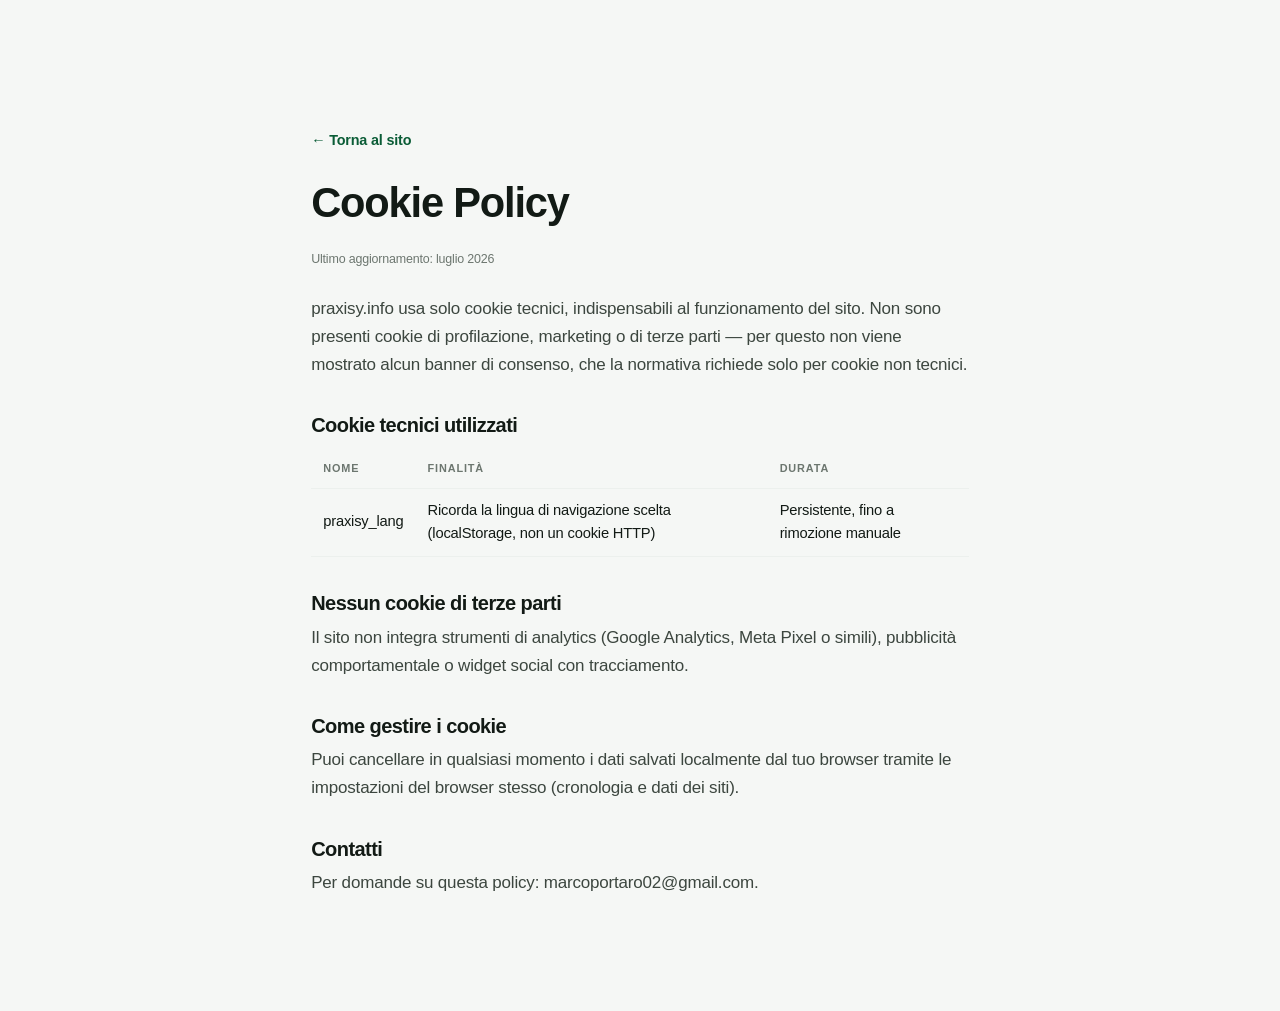
<file: cookie.html>
<!DOCTYPE html>
<html lang="it">
<head>
<meta charset="UTF-8">
<meta name="viewport" content="width=device-width, initial-scale=1.0">
<title>Cookie policy — praxisy.info</title>
<link rel="icon" href="favicon.svg" type="image/svg+xml">
<link rel="stylesheet" href="praxisy.css">
<style>
  .legal { max-width: 760px; margin-inline: auto; padding: clamp(100px,14vh,150px) var(--gutter) 100px; }
  .legal h1 { font-size: clamp(1.9rem,4vw,2.6rem); margin-bottom: 0.6em; }
  .legal h2 { font-size: 1.25rem; margin: 1.8em 0 0.5em; }
  .legal p, .legal li { color: var(--ink-2); line-height: 1.65; margin-bottom: 0.8em; }
  .legal ul { padding-left: 1.2em; }
  .legal table { width:100%; border-collapse: collapse; margin-top: 1em; font-size: 0.92rem; }
  .legal th, .legal td { text-align:left; padding: 10px 12px; border-bottom: 1px solid var(--line-2); }
  .legal th { font-family: var(--mono); font-size: 0.68rem; letter-spacing: .08em; text-transform: uppercase; color: var(--ink-3); }
  .legal .updated { font-family: var(--mono); font-size: 0.78rem; color: var(--ink-3); margin-bottom: 2em; }
  .legal a.back { display:inline-flex; gap:.5em; font-size:0.9rem; color: var(--green-700); font-weight:600; margin-bottom: 2em; }
</style>
</head>
<body>
<div class="legal">
  <a class="back" href="index.html">← Torna al sito</a>
  <h1>Cookie Policy</h1>
  <p class="updated">Ultimo aggiornamento: luglio 2026</p>

  <p>praxisy.info usa solo cookie tecnici, indispensabili al funzionamento del sito. Non sono presenti cookie di profilazione, marketing o di terze parti — per questo non viene mostrato alcun banner di consenso, che la normativa richiede solo per cookie non tecnici.</p>

  <h2>Cookie tecnici utilizzati</h2>
  <table>
    <thead><tr><th>Nome</th><th>Finalità</th><th>Durata</th></tr></thead>
    <tbody>
      <tr><td>praxisy_lang</td><td>Ricorda la lingua di navigazione scelta (localStorage, non un cookie HTTP)</td><td>Persistente, fino a rimozione manuale</td></tr>
    </tbody>
  </table>

  <h2>Nessun cookie di terze parti</h2>
  <p>Il sito non integra strumenti di analytics (Google Analytics, Meta Pixel o simili), pubblicità comportamentale o widget social con tracciamento.</p>

  <h2>Come gestire i cookie</h2>
  <p>Puoi cancellare in qualsiasi momento i dati salvati localmente dal tuo browser tramite le impostazioni del browser stesso (cronologia e dati dei siti).</p>

  <h2>Contatti</h2>
  <p>Per domande su questa policy: <a href="mailto:marcoportaro02@gmail.com">marcoportaro02@gmail.com</a>.</p>
</div>
</body>
</html>
</file>
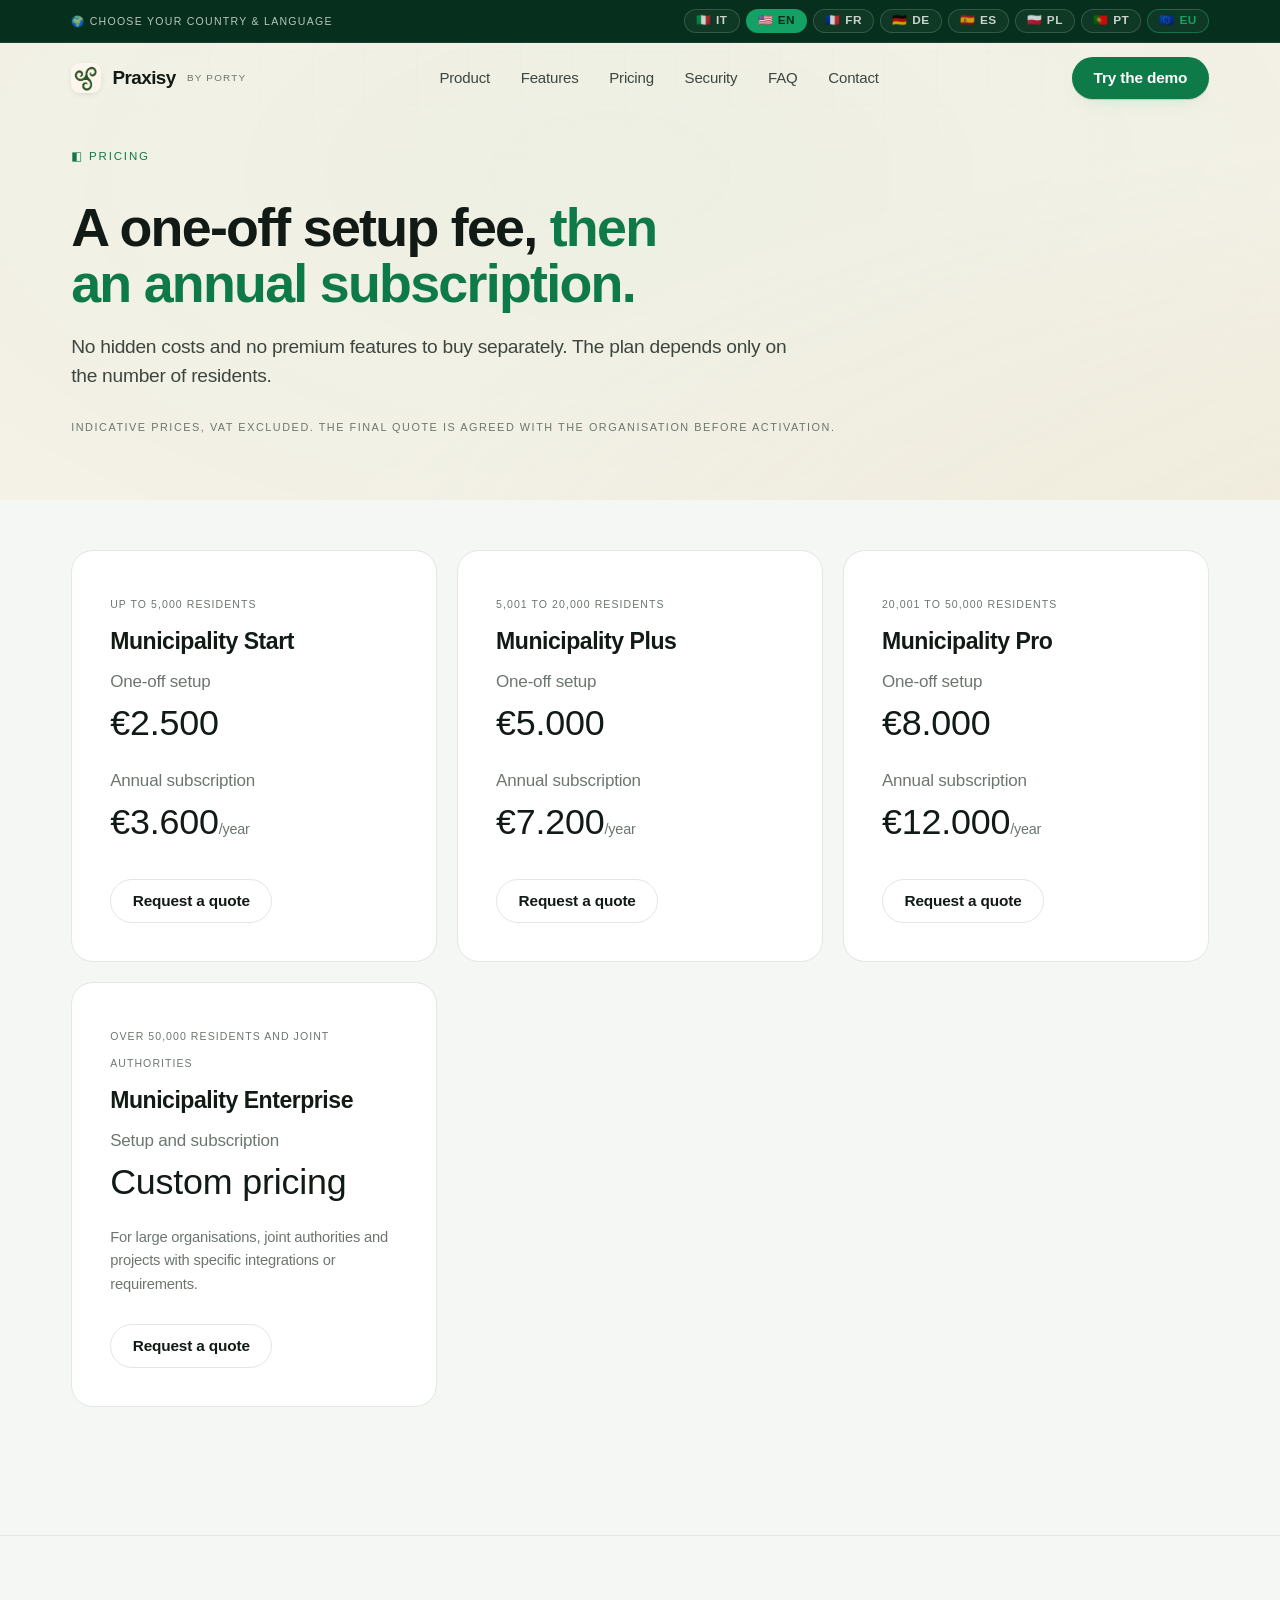
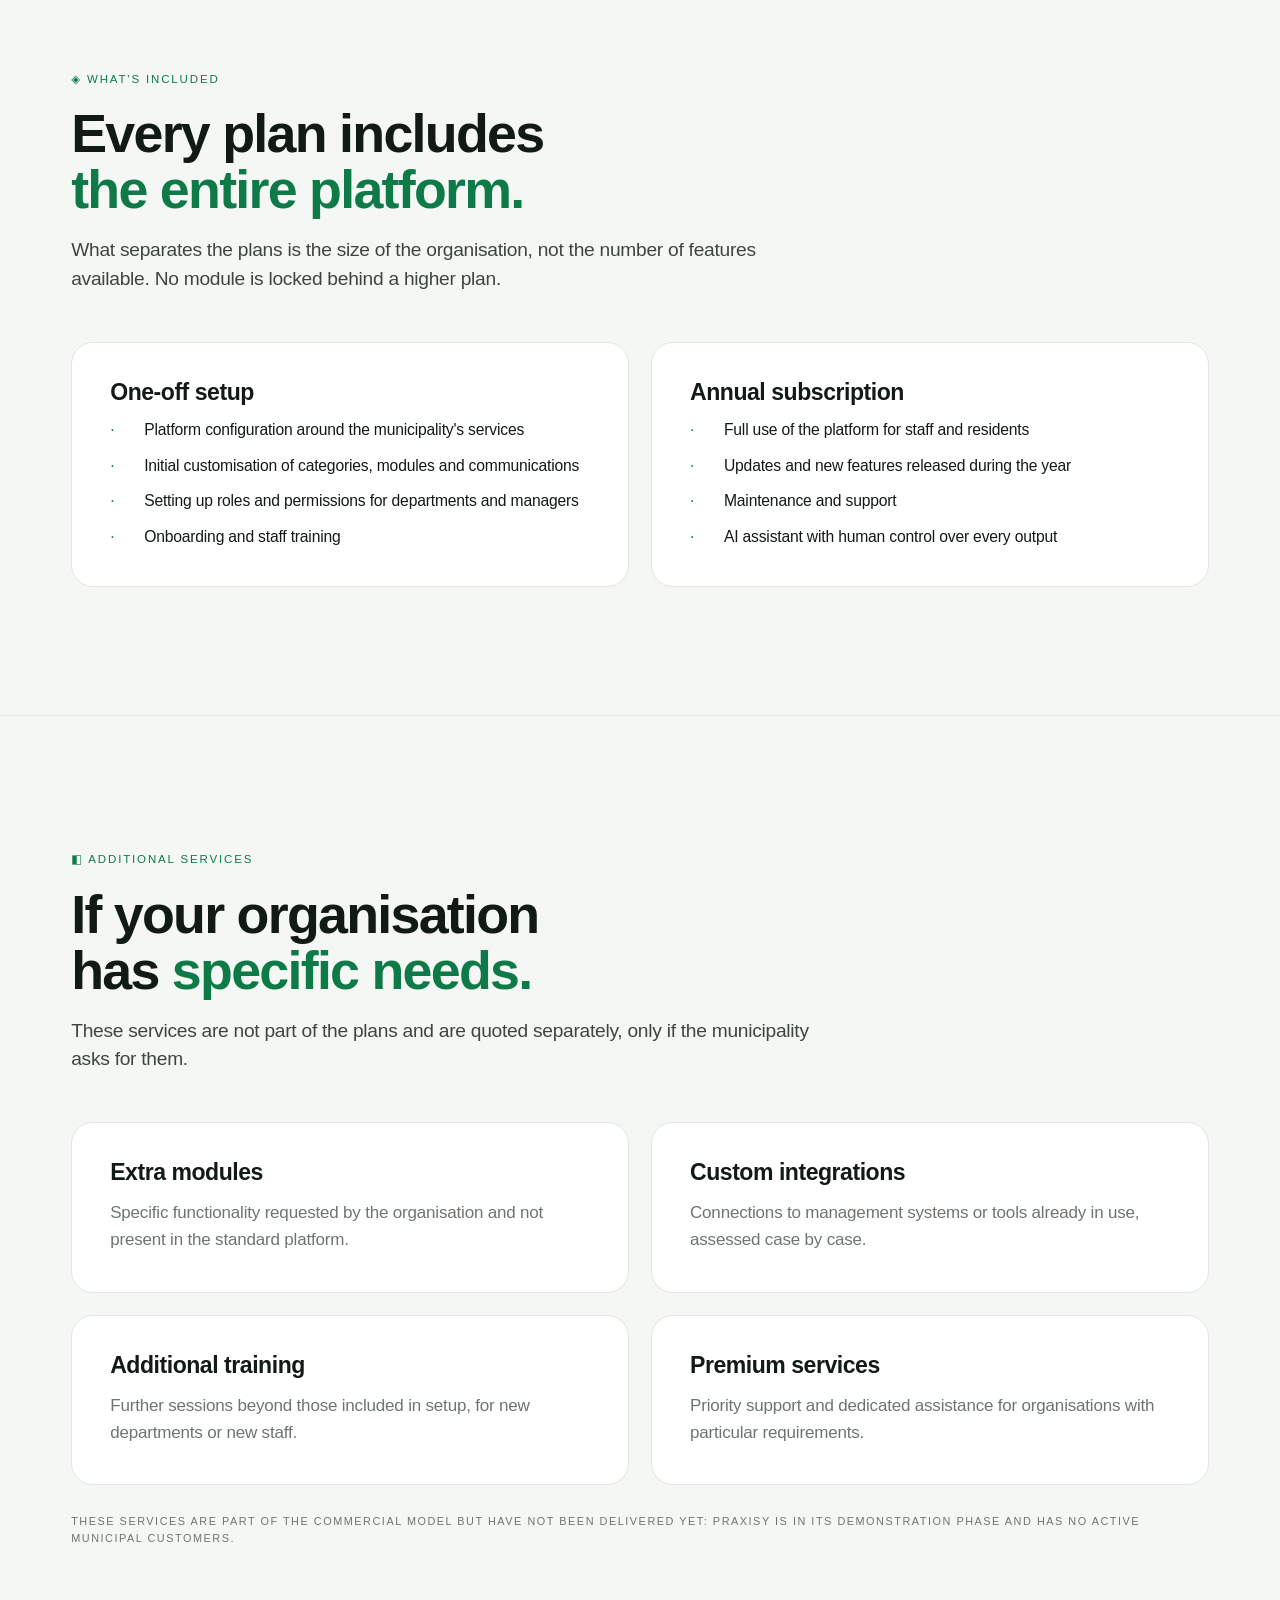
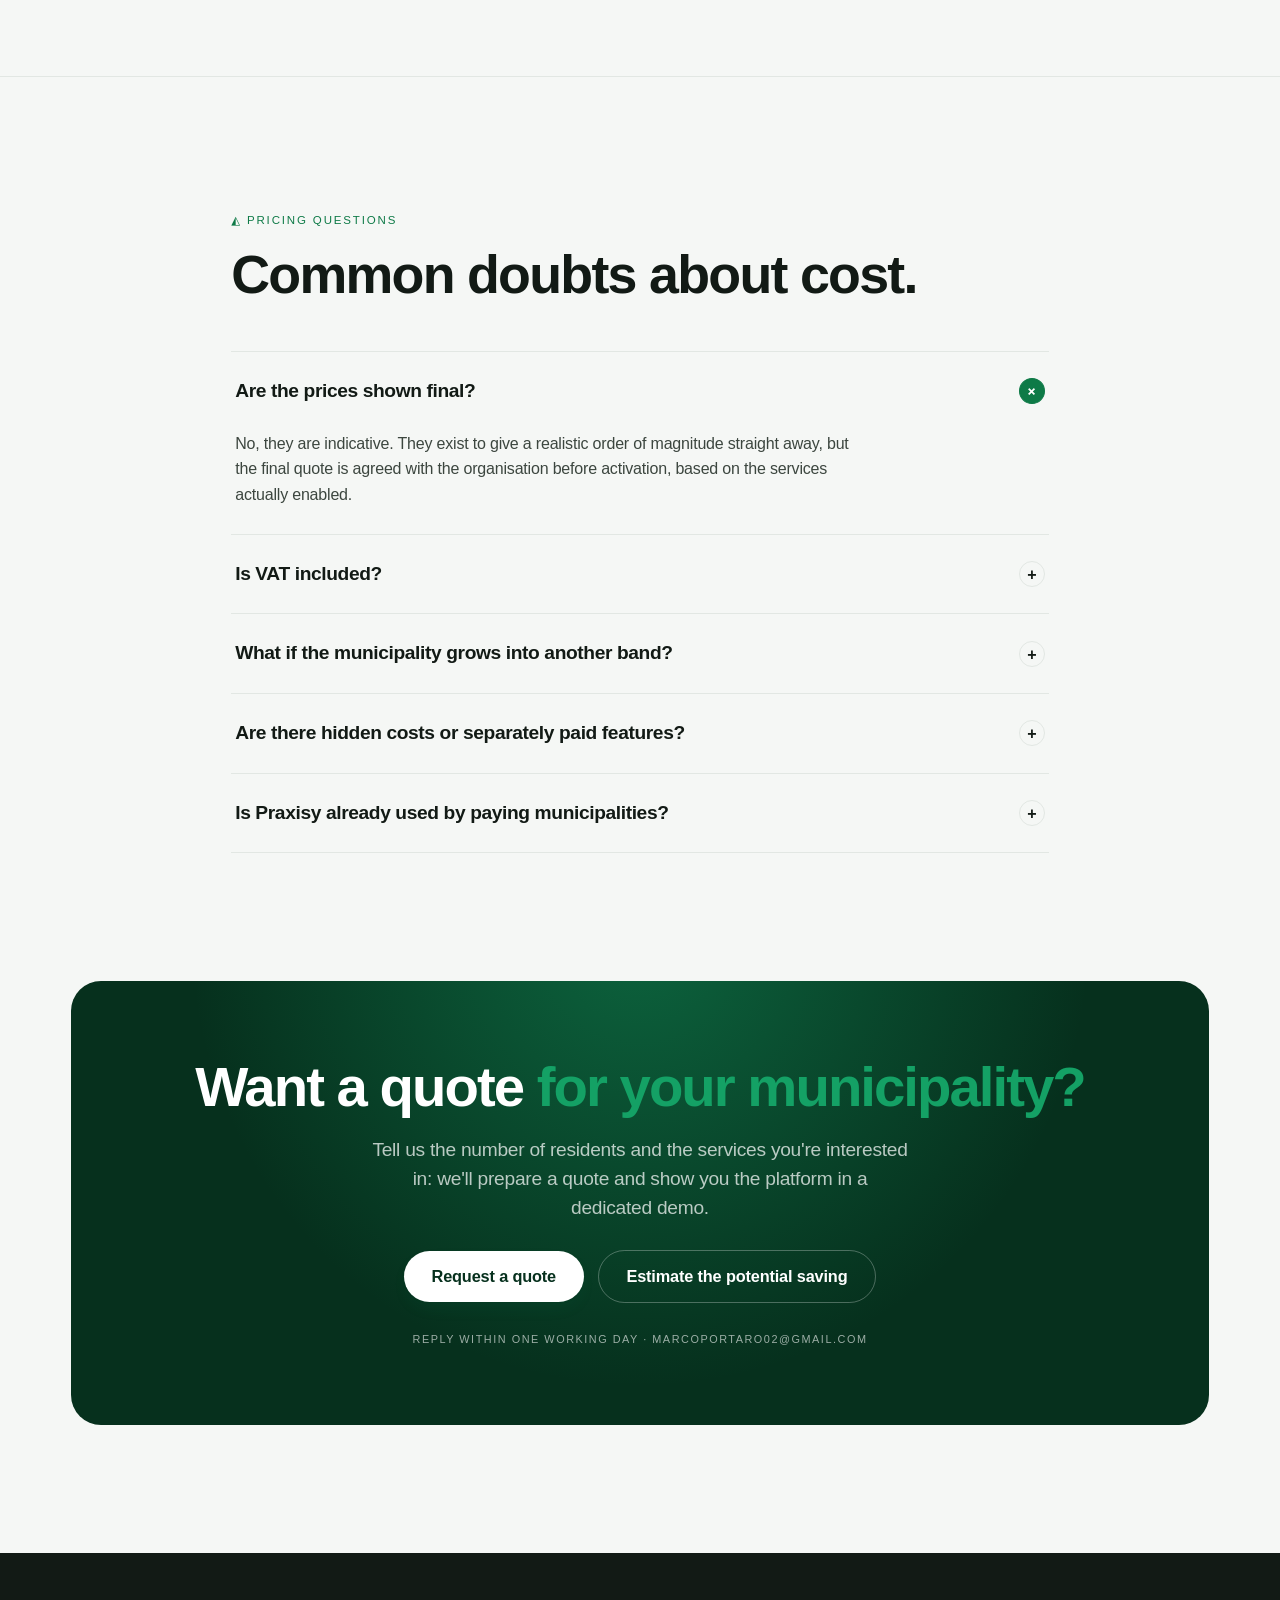
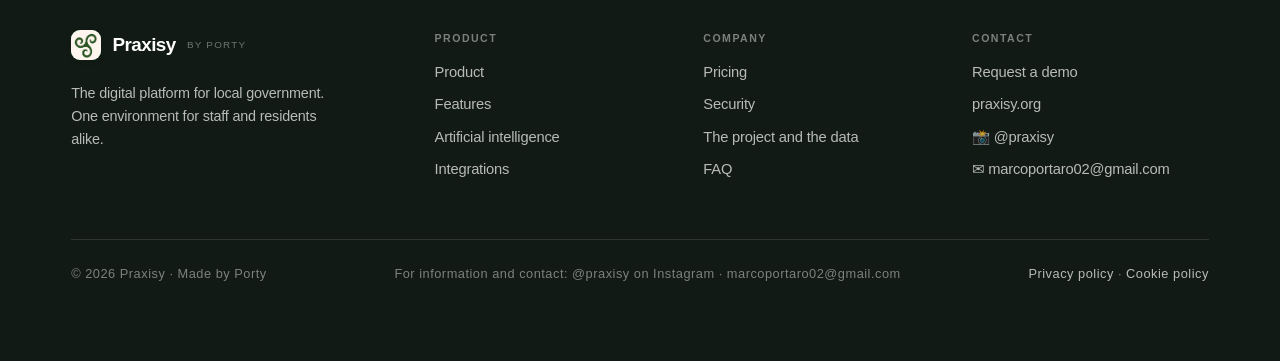
<file: pricing.html>
<!DOCTYPE html>
<html lang="it">
<head>
<meta charset="UTF-8">
<meta name="viewport" content="width=device-width, initial-scale=1.0">
<title data-i18n="meta.title.pricing">Prezzi Praxisy — attivazione e abbonamento per i Comuni</title>
<meta name="description" content="Quanto costa Praxisy: costo di attivazione una tantum e abbonamento annuale, per fascia di abitanti. Prezzi indicativi, IVA esclusa. Richiedi un preventivo per il tuo Comune.">
<meta name="keywords" content="prezzi software per Comuni, costo piattaforma digitale Comuni, abbonamento software Pubblica Amministrazione, preventivo GovTech">
<link rel="canonical" href="https://praxisy.info/pricing.html">
<meta name="theme-color" content="#06301D">
<link rel="icon" href="favicon.svg" type="image/svg+xml">
<meta property="og:type" content="website">
<meta property="og:site_name" content="Praxisy">
<meta property="og:title" content="Prezzi Praxisy — attivazione e abbonamento per i Comuni">
<meta property="og:description" content="Costo di attivazione una tantum e abbonamento annuale, per fascia di abitanti. Prezzi indicativi, IVA esclusa.">
<meta property="og:url" content="https://praxisy.info/pricing.html">
<meta property="og:image" content="https://praxisy.info/porty-logo.jpeg">
<link rel="stylesheet" href="praxisy.css">
</head>
<body>

<div class="topbar">
  <div class="langbar">
    <div class="wrap langbar-inner">
      <span class="langbar-label" data-i18n="lang.label">🌍 Scegli paese &amp; lingua</span>
      <div class="lang-pills" role="group" aria-label="Language">
        <button class="lang-pill" data-lang="it" aria-label="Italiano">🇮🇹 <b>IT</b></button>
        <button class="lang-pill" data-lang="en" aria-label="English">🇺🇸 <b>EN</b></button>
        <button class="lang-pill" data-lang="fr" aria-label="Français">🇫🇷 <b>FR</b></button>
        <button class="lang-pill" data-lang="de" aria-label="Deutsch">🇩🇪 <b>DE</b></button>
        <button class="lang-pill" data-lang="es" aria-label="Español">🇪🇸 <b>ES</b></button>
        <button class="lang-pill" data-lang="pl" aria-label="Polski">🇵🇱 <b>PL</b></button>
        <button class="lang-pill" data-lang="pt" aria-label="Português">🇵🇹 <b>PT</b></button>
        <button class="lang-pill eu" data-lang="eu" aria-label="English (EU)">🇪🇺 <b>EU</b></button>
      </div>
    </div>
  </div>
  <nav class="nav">
    <div class="wrap nav-inner">
      <a href="index.html" class="brand">
        <span class="mark logo"><img src="porty-logo.jpeg" alt="Praxisy by Porty"></span>
        Praxisy <small>by Porty</small>
      </a>
      <div class="nav-links">
        <a href="index.html#cos-e" class="nl" data-i18n="nav.product">Prodotto</a>
        <a href="index.html#funzionalita" class="nl" data-i18n="nav.features">Funzionalità</a>
        <a href="pricing.html" class="nl" data-i18n="nav.pricing">Prezzi</a>
        <a href="index.html#sicurezza" class="nl" data-i18n="nav.security">Sicurezza</a>
        <a href="index.html#faq" class="nl" data-i18n="nav.faq">FAQ</a>
        <a href="index.html#demo" class="nl" data-i18n="nav.contact">Contatti</a>
      </div>
      <div class="nav-cta">
        <a href="https://www.praxisy.org" target="_blank" rel="noopener" class="btn btn-primary nav-demo-full" data-i18n="nav.trydemo">Prova una demo</a>
        <a href="https://www.praxisy.org" target="_blank" rel="noopener" class="btn btn-primary nav-demo-compact" data-i18n="nav.demo.short">Demo</a>
      </div>
      <button class="nav-toggle" id="navToggle" type="button" aria-label="Apri il menu" aria-expanded="false" aria-controls="mobileMenu">
        <span></span><span></span><span></span>
      </button>
    </div>
    <div class="mobile-menu" id="mobileMenu">
      <a href="index.html#cos-e" class="mm-link" data-i18n="nav.product">Prodotto</a>
      <a href="index.html#funzionalita" class="mm-link" data-i18n="nav.features">Funzionalità</a>
      <a href="pricing.html" class="mm-link" data-i18n="nav.pricing">Prezzi</a>
      <a href="index.html#sicurezza" class="mm-link" data-i18n="nav.security">Sicurezza</a>
      <a href="index.html#faq" class="mm-link" data-i18n="nav.faq">FAQ</a>
      <a href="https://www.praxisy.org" target="_blank" rel="noopener" class="btn btn-primary mm-cta" data-i18n="nav.trydemo">Prova una demo</a>
    </div>
  </nav>
</div>

<header class="hero grid-bg" style="padding-block:clamp(90px,11vw,150px) clamp(40px,5vw,70px)">
  <span class="hero-tricolor" aria-hidden="true"></span>
  <div class="wrap">
    <span class="eyebrow" data-i18n="prc.eyebrow">◧ Prezzi</span>
    <h1 class="h-section mt-s" data-i18n="prc.h">Attivazione una tantum, <em>poi un abbonamento annuale.</em></h1>
    <p class="lead mt-s" style="max-width:68ch" data-i18n="prc.lead">Nessun costo nascosto e nessuna funzione premium da acquistare a parte. Il piano dipende solo dal numero di abitanti del Comune.</p>
    <p class="kicker mt-m" data-i18n="pr.note">Prezzi indicativi, IVA esclusa. Il preventivo definitivo viene concordato con l'ente prima dell'attivazione.</p>
  </div>
</header>

<!-- ── I QUATTRO PIANI ── -->
<section class="section-pad" id="piani" style="padding-top:clamp(30px,4vw,50px)">
  <div class="wrap">
    <div class="price-grid">
      <div class="card price-card reveal">
        <span class="k" data-i18n="pr.1t">Fino a 5.000 abitanti</span>
        <h2 class="h-md mt-s" data-i18n="pr.1n">Comune Start</h2>
        <div class="mt-s"><span class="muted" data-i18n="pr.actLbl">Attivazione una tantum</span><div class="h-lg">€2.500</div></div>
        <div class="mt-s"><span class="muted" data-i18n="pr.subLbl">Abbonamento annuale</span><div class="h-lg">€3.600<span class="muted" style="font-size:.9rem" data-i18n="pr.year">/anno</span></div></div>
        <a href="index.html#demo" class="btn btn-ghost mt-m" data-i18n="pr.cta">Richiedi un preventivo</a>
      </div>
      <div class="card price-card reveal" style="--d:60ms">
        <span class="k" data-i18n="pr.2t">Da 5.001 a 20.000 abitanti</span>
        <h2 class="h-md mt-s" data-i18n="pr.2n">Comune Plus</h2>
        <div class="mt-s"><span class="muted" data-i18n="pr.actLbl">Attivazione una tantum</span><div class="h-lg">€5.000</div></div>
        <div class="mt-s"><span class="muted" data-i18n="pr.subLbl">Abbonamento annuale</span><div class="h-lg">€7.200<span class="muted" style="font-size:.9rem" data-i18n="pr.year">/anno</span></div></div>
        <a href="index.html#demo" class="btn btn-ghost mt-m" data-i18n="pr.cta">Richiedi un preventivo</a>
      </div>
      <div class="card price-card reveal" style="--d:120ms">
        <span class="k" data-i18n="pr.3t">Da 20.001 a 50.000 abitanti</span>
        <h2 class="h-md mt-s" data-i18n="pr.3n">Comune Pro</h2>
        <div class="mt-s"><span class="muted" data-i18n="pr.actLbl">Attivazione una tantum</span><div class="h-lg">€8.000</div></div>
        <div class="mt-s"><span class="muted" data-i18n="pr.subLbl">Abbonamento annuale</span><div class="h-lg">€12.000<span class="muted" style="font-size:.9rem" data-i18n="pr.year">/anno</span></div></div>
        <a href="index.html#demo" class="btn btn-ghost mt-m" data-i18n="pr.cta">Richiedi un preventivo</a>
      </div>
      <div class="card price-card reveal" style="--d:180ms">
        <span class="k" data-i18n="pr.4t">Oltre 50.000 abitanti e Unioni di Comuni</span>
        <h2 class="h-md mt-s" data-i18n="pr.4n">Comune Enterprise</h2>
        <div class="mt-s"><span class="muted" data-i18n="pr.customLbl">Attivazione e abbonamento</span><div class="h-lg" data-i18n="pr.4price">Prezzo personalizzato</div></div>
        <p class="muted mt-s" style="font-size:.92rem" data-i18n="prc.entdesc">Per enti grandi, Unioni di Comuni e progetti con integrazioni o esigenze specifiche.</p>
        <a href="index.html#demo" class="btn btn-ghost mt-m" data-i18n="pr.cta">Richiedi un preventivo</a>
      </div>
    </div>
  </div>
</section>

<hr class="divider">

<!-- ── COSA COMPRENDE ── -->
<section class="section-pad" id="incluso">
  <div class="wrap">
    <div class="sec-head reveal">
      <span class="eyebrow" data-i18n="prc.inc.eyebrow">◈ Cosa è incluso</span>
      <h2 class="h-section" data-i18n="prc.inc.h">Tutti i piani includono <em>l'intera piattaforma.</em></h2>
      <p class="lead" data-i18n="prc.inc.lead">La differenza tra i piani è la dimensione dell'ente, non il numero di funzioni disponibili. Nessun modulo è bloccato dietro un piano superiore.</p>
    </div>
    <div class="grid-2 mt-l">
      <div class="card reveal">
        <h3 class="h-md" data-i18n="pr.actLbl">Attivazione una tantum</h3>
        <div class="pl-list mt-s">
          <div class="pl-li"><span class="g">·</span> <span data-i18n="prc.a.1">Configurazione della piattaforma sui servizi del Comune</span></div>
          <div class="pl-li"><span class="g">·</span> <span data-i18n="prc.a.2">Personalizzazione iniziale di categorie, moduli e comunicazioni</span></div>
          <div class="pl-li"><span class="g">·</span> <span data-i18n="prc.a.3">Creazione di ruoli e permessi per uffici e responsabili</span></div>
          <div class="pl-li"><span class="g">·</span> <span data-i18n="prc.a.4">Onboarding e formazione del personale</span></div>
        </div>
      </div>
      <div class="card reveal" style="--d:120ms">
        <h3 class="h-md" data-i18n="pr.subLbl">Abbonamento annuale</h3>
        <div class="pl-list mt-s">
          <div class="pl-li"><span class="g">·</span> <span data-i18n="prc.s.1">Uso completo della piattaforma per uffici e cittadini</span></div>
          <div class="pl-li"><span class="g">·</span> <span data-i18n="prc.s.2">Aggiornamenti e nuove funzionalità rilasciate durante l'anno</span></div>
          <div class="pl-li"><span class="g">·</span> <span data-i18n="prc.s.3">Manutenzione e assistenza</span></div>
          <div class="pl-li"><span class="g">·</span> <span data-i18n="prc.s.4">Assistente AI con controllo umano su ogni output</span></div>
        </div>
      </div>
    </div>
  </div>
</section>

<hr class="divider">

<!-- ── SERVIZI EXTRA ── -->
<section class="section-pad" id="extra">
  <div class="wrap">
    <div class="sec-head reveal">
      <span class="eyebrow" data-i18n="prc.ex.eyebrow">◧ Servizi aggiuntivi</span>
      <h2 class="h-section" data-i18n="prc.ex.h">Se il tuo ente ha <em>esigenze specifiche.</em></h2>
      <p class="lead" data-i18n="prc.ex.lead">Questi servizi non sono compresi nei piani e vengono quotati a parte, solo se il Comune li richiede.</p>
    </div>
    <div class="grid-2 mt-l modules-grid">
      <div class="card reveal"><h3 class="h-md" data-i18n="prc.ex.1h">Moduli extra</h3><p class="muted mt-s" data-i18n="prc.ex.1p">Funzionalità specifiche richieste dall'ente e non presenti nella piattaforma standard.</p></div>
      <div class="card reveal" style="--d:60ms"><h3 class="h-md" data-i18n="prc.ex.2h">Integrazioni personalizzate</h3><p class="muted mt-s" data-i18n="prc.ex.2p">Collegamenti con gestionali o sistemi già in uso nel Comune, valutati caso per caso.</p></div>
      <div class="card reveal" style="--d:120ms"><h3 class="h-md" data-i18n="prc.ex.3h">Formazione aggiuntiva</h3><p class="muted mt-s" data-i18n="prc.ex.3p">Sessioni ulteriori oltre a quelle comprese nell'attivazione, per nuovi uffici o nuovo personale.</p></div>
      <div class="card reveal" style="--d:180ms"><h3 class="h-md" data-i18n="prc.ex.4h">Servizi premium</h3><p class="muted mt-s" data-i18n="prc.ex.4p">Supporto prioritario e affiancamento dedicato per enti con esigenze particolari.</p></div>
    </div>
    <p class="kicker mt-m" data-i18n="prc.ex.note">Questi servizi sono previsti nel modello commerciale ma non sono ancora stati erogati: Praxisy è in fase dimostrativa e non ha ancora Comuni clienti attivi.</p>
  </div>
</section>

<hr class="divider">

<!-- ── FAQ PREZZI ── -->
<section class="section-pad" id="faq-prezzi">
  <div class="wrap wrap-narrow">
    <div class="sec-head reveal">
      <span class="eyebrow" data-i18n="prc.faq.eyebrow">◭ Domande sui prezzi</span>
      <h2 class="h-section" data-i18n="prc.faq.h">Dubbi frequenti sul costo.</h2>
    </div>
    <div class="faq mt-l reveal">
      <details open>
        <summary><span data-i18n="prc.q1">I prezzi indicati sono definitivi?</span><span class="pm">+</span></summary>
        <p class="ans" data-i18n="prc.a1">No, sono prezzi indicativi. Servono a dare subito un ordine di grandezza reale, ma il preventivo definitivo viene concordato con l'ente prima dell'attivazione, sulla base dei servizi effettivamente attivati.</p>
      </details>
      <details>
        <summary><span data-i18n="prc.q2">L'IVA è compresa?</span><span class="pm">+</span></summary>
        <p class="ans" data-i18n="prc.a2">No. Tutti gli importi indicati sono al netto dell'IVA, come da prassi per i preventivi rivolti alla Pubblica Amministrazione.</p>
      </details>
      <details>
        <summary><span data-i18n="prc.q3">Cosa succede se il Comune cresce e cambia fascia?</span><span class="pm">+</span></summary>
        <p class="ans" data-i18n="prc.a3">Il piano si adegua al rinnovo annuale successivo. Il costo di attivazione non viene richiesto una seconda volta: si paga solo una volta, all'avvio.</p>
      </details>
      <details>
        <summary><span data-i18n="prc.q4">Ci sono costi nascosti o funzioni a pagamento separate?</span><span class="pm">+</span></summary>
        <p class="ans" data-i18n="prc.a4">No. Tutte le funzionalità della piattaforma sono comprese nell'abbonamento. Vengono quotati a parte solo i servizi aggiuntivi elencati sopra, e soltanto se l'ente li richiede espressamente.</p>
      </details>
      <details>
        <summary><span data-i18n="prc.q5">Praxisy è già utilizzata da Comuni paganti?</span><span class="pm">+</span></summary>
        <p class="ans" data-i18n="prc.a5">No, non ancora. Praxisy è in fase dimostrativa e sta cercando i primi Comuni pilota. Preferiamo dirlo apertamente in una pagina di prezzi, invece di lasciarlo intendere altrove.</p>
      </details>
    </div>
  </div>
</section>

<!-- ── CTA ── -->
<section class="section-pad" style="padding-top:0">
  <div class="wrap">
    <div class="cta-band reveal">
      <h2 data-i18n="prc.cta.h">Vuoi un preventivo <em>per il tuo Comune?</em></h2>
      <p class="lead" data-i18n="prc.cta.p">Indicaci il numero di abitanti e i servizi che vi interessano: prepariamo un preventivo e ti mostriamo la piattaforma in una demo dedicata.</p>
      <div class="hero-cta mt-m">
        <a href="index.html#demo" class="btn btn-primary btn-lg" data-i18n="pr.cta">Richiedi un preventivo</a>
        <a href="index.html#risparmio" class="btn btn-ghost btn-lg" data-i18n="prc.cta.b2">Calcola il risparmio potenziale</a>
      </div>
      <p class="kicker mt-m" style="color:rgba(255,255,255,.6)" data-i18n="cta.note">Risposta entro un giorno lavorativo · marcoportaro02@gmail.com</p>
    </div>
  </div>
</section>

<!-- ── FOOTER ── -->
<footer class="foot">
  <div class="wrap">
    <div class="foot-top">
      <div>
        <a href="index.html" class="brand">
          <span class="mark logo"><img src="porty-logo.jpeg" alt="Praxisy by Porty"></span>
          Praxisy <small>by Porty</small>
        </a>
        <p class="mt-s" style="max-width:34ch;font-size:.9rem" data-i18n="foot.tag">La piattaforma digitale dei Comuni italiani. Un unico ambiente per uffici e cittadini.</p>
      </div>
      <div class="col">
        <h6 data-i18n="foot.col1">Prodotto</h6>
        <a href="index.html#cos-e" data-i18n="nav.product">Prodotto</a>
        <a href="index.html#funzionalita" data-i18n="nav.features">Funzionalità</a>
        <a href="index.html#ai" data-i18n="foot.ai">Intelligenza artificiale</a>
        <a href="index.html#integrazioni" data-i18n="foot.int">Integrazioni</a>
      </div>
      <div class="col">
        <h6 data-i18n="foot.col2">Azienda</h6>
        <a href="pricing.html" data-i18n="nav.pricing">Prezzi</a>
        <a href="index.html#sicurezza" data-i18n="nav.security">Sicurezza</a>
        <a href="progetto.html" data-i18n="foot.progetto">Il progetto e i dati</a>
        <a href="index.html#faq" data-i18n="nav.faq">FAQ</a>
      </div>
      <div class="col">
        <h6 data-i18n="foot.col3">Contatti</h6>
        <a href="index.html#demo" data-i18n="nav.demo">Richiedi una demo</a>
        <a href="https://www.praxisy.org" target="_blank">praxisy.org</a>
        <a href="https://instagram.com/praxisy" target="_blank">📸 @praxisy</a>
        <a href="mailto:marcoportaro02@gmail.com">✉ marcoportaro02@gmail.com</a>
      </div>
    </div>
    <div class="foot-bot">
      <span data-i18n="foot.copy">© <span data-year>2026</span> Praxisy · Made by Porty</span>
      <span data-i18n="foot.contact">Per informazioni e contatti: @praxisy su Instagram · marcoportaro02@gmail.com</span>
      <span><a href="privacy.html" data-i18n="foot.privacy">Privacy policy</a> · <a href="cookie.html" data-i18n="foot.cookie">Cookie policy</a></span>
    </div>
  </div>
</footer>

<script src="i18n-fr.js"></script>
<script src="i18n-en.js"></script>
<script src="i18n-de.js"></script>
<script src="i18n-es.js"></script>
<script src="i18n-eu.js"></script>
<script src="i18n-pl.js"></script>
<script src="i18n-pt.js"></script>
<script src="i18n.js"></script>
<script src="praxisy.js" defer></script>
</body>
</html>
</file>
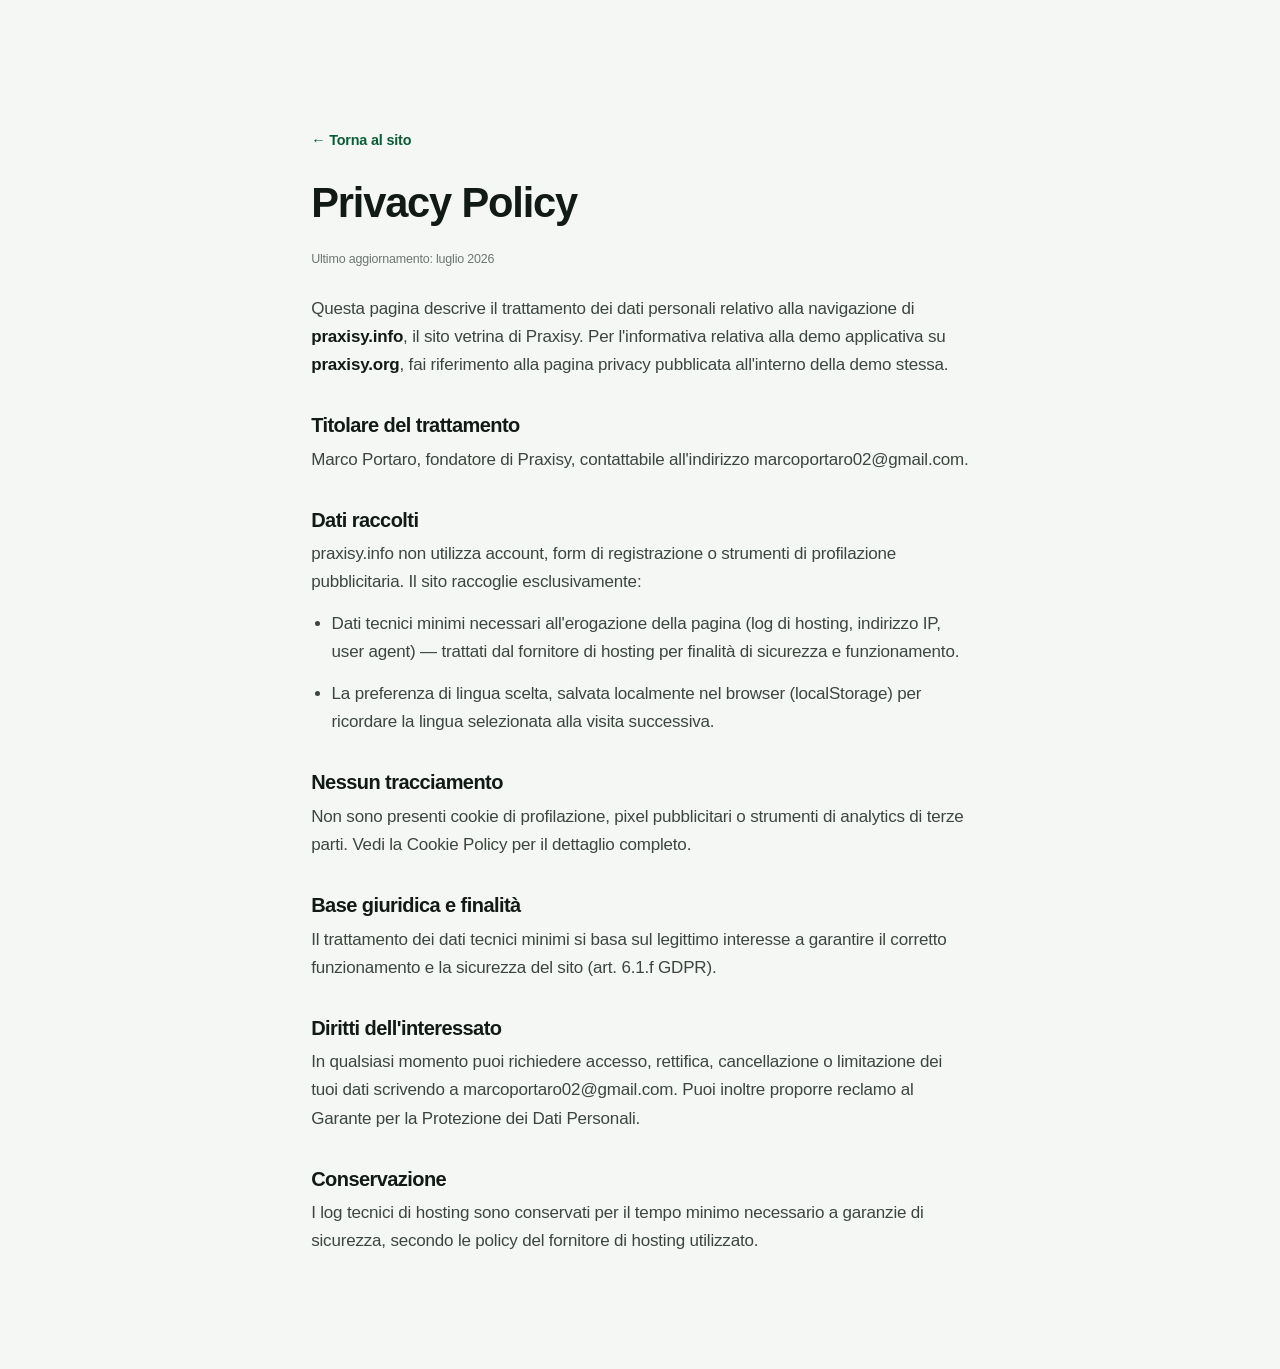
<file: privacy.html>
<!DOCTYPE html>
<html lang="it">
<head>
<meta charset="UTF-8">
<meta name="viewport" content="width=device-width, initial-scale=1.0">
<title>Privacy policy — praxisy.info</title>
<link rel="icon" href="favicon.svg" type="image/svg+xml">
<link rel="stylesheet" href="praxisy.css">
<style>
  .legal { max-width: 760px; margin-inline: auto; padding: clamp(100px,14vh,150px) var(--gutter) 100px; }
  .legal h1 { font-size: clamp(1.9rem,4vw,2.6rem); margin-bottom: 0.6em; }
  .legal h2 { font-size: 1.25rem; margin: 1.8em 0 0.5em; }
  .legal p, .legal li { color: var(--ink-2); line-height: 1.65; margin-bottom: 0.8em; }
  .legal ul { padding-left: 1.2em; }
  .legal .updated { font-family: var(--mono); font-size: 0.78rem; color: var(--ink-3); margin-bottom: 2em; }
  .legal a.back { display:inline-flex; gap:.5em; font-size:0.9rem; color: var(--green-700); font-weight:600; margin-bottom: 2em; }
</style>
</head>
<body>
<div class="legal">
  <a class="back" href="index.html">← Torna al sito</a>
  <h1>Privacy Policy</h1>
  <p class="updated">Ultimo aggiornamento: luglio 2026</p>

  <p>Questa pagina descrive il trattamento dei dati personali relativo alla navigazione di <strong>praxisy.info</strong>, il sito vetrina di Praxisy. Per l'informativa relativa alla demo applicativa su <strong>praxisy.org</strong>, fai riferimento alla pagina privacy pubblicata all'interno della demo stessa.</p>

  <h2>Titolare del trattamento</h2>
  <p>Marco Portaro, fondatore di Praxisy, contattabile all'indirizzo <a href="mailto:marcoportaro02@gmail.com">marcoportaro02@gmail.com</a>.</p>

  <h2>Dati raccolti</h2>
  <p>praxisy.info non utilizza account, form di registrazione o strumenti di profilazione pubblicitaria. Il sito raccoglie esclusivamente:</p>
  <ul>
    <li>Dati tecnici minimi necessari all'erogazione della pagina (log di hosting, indirizzo IP, user agent) — trattati dal fornitore di hosting per finalità di sicurezza e funzionamento.</li>
    <li>La preferenza di lingua scelta, salvata localmente nel browser (localStorage) per ricordare la lingua selezionata alla visita successiva.</li>
  </ul>

  <h2>Nessun tracciamento</h2>
  <p>Non sono presenti cookie di profilazione, pixel pubblicitari o strumenti di analytics di terze parti. Vedi la <a href="cookie.html">Cookie Policy</a> per il dettaglio completo.</p>

  <h2>Base giuridica e finalità</h2>
  <p>Il trattamento dei dati tecnici minimi si basa sul legittimo interesse a garantire il corretto funzionamento e la sicurezza del sito (art. 6.1.f GDPR).</p>

  <h2>Diritti dell'interessato</h2>
  <p>In qualsiasi momento puoi richiedere accesso, rettifica, cancellazione o limitazione dei tuoi dati scrivendo a <a href="mailto:marcoportaro02@gmail.com">marcoportaro02@gmail.com</a>. Puoi inoltre proporre reclamo al Garante per la Protezione dei Dati Personali.</p>

  <h2>Conservazione</h2>
  <p>I log tecnici di hosting sono conservati per il tempo minimo necessario a garanzie di sicurezza, secondo le policy del fornitore di hosting utilizzato.</p>
</div>
</body>
</html>
</file>
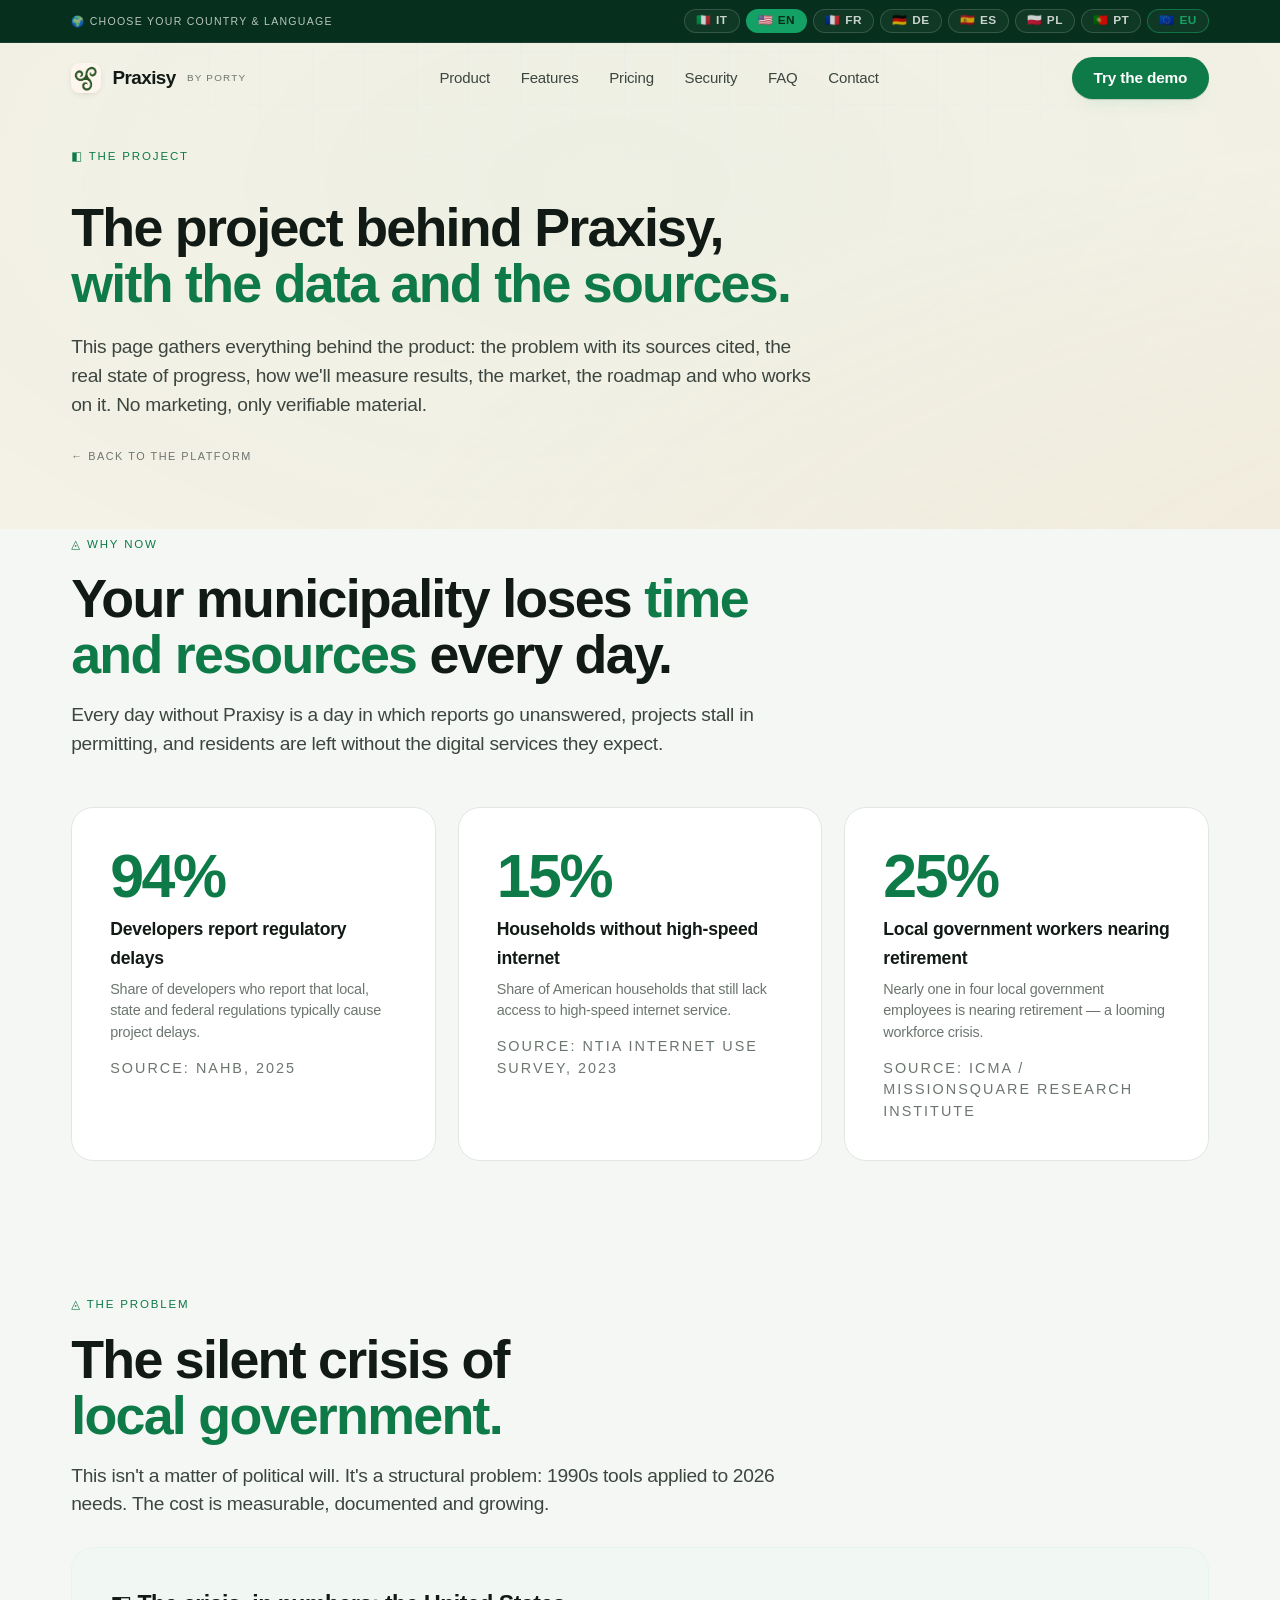
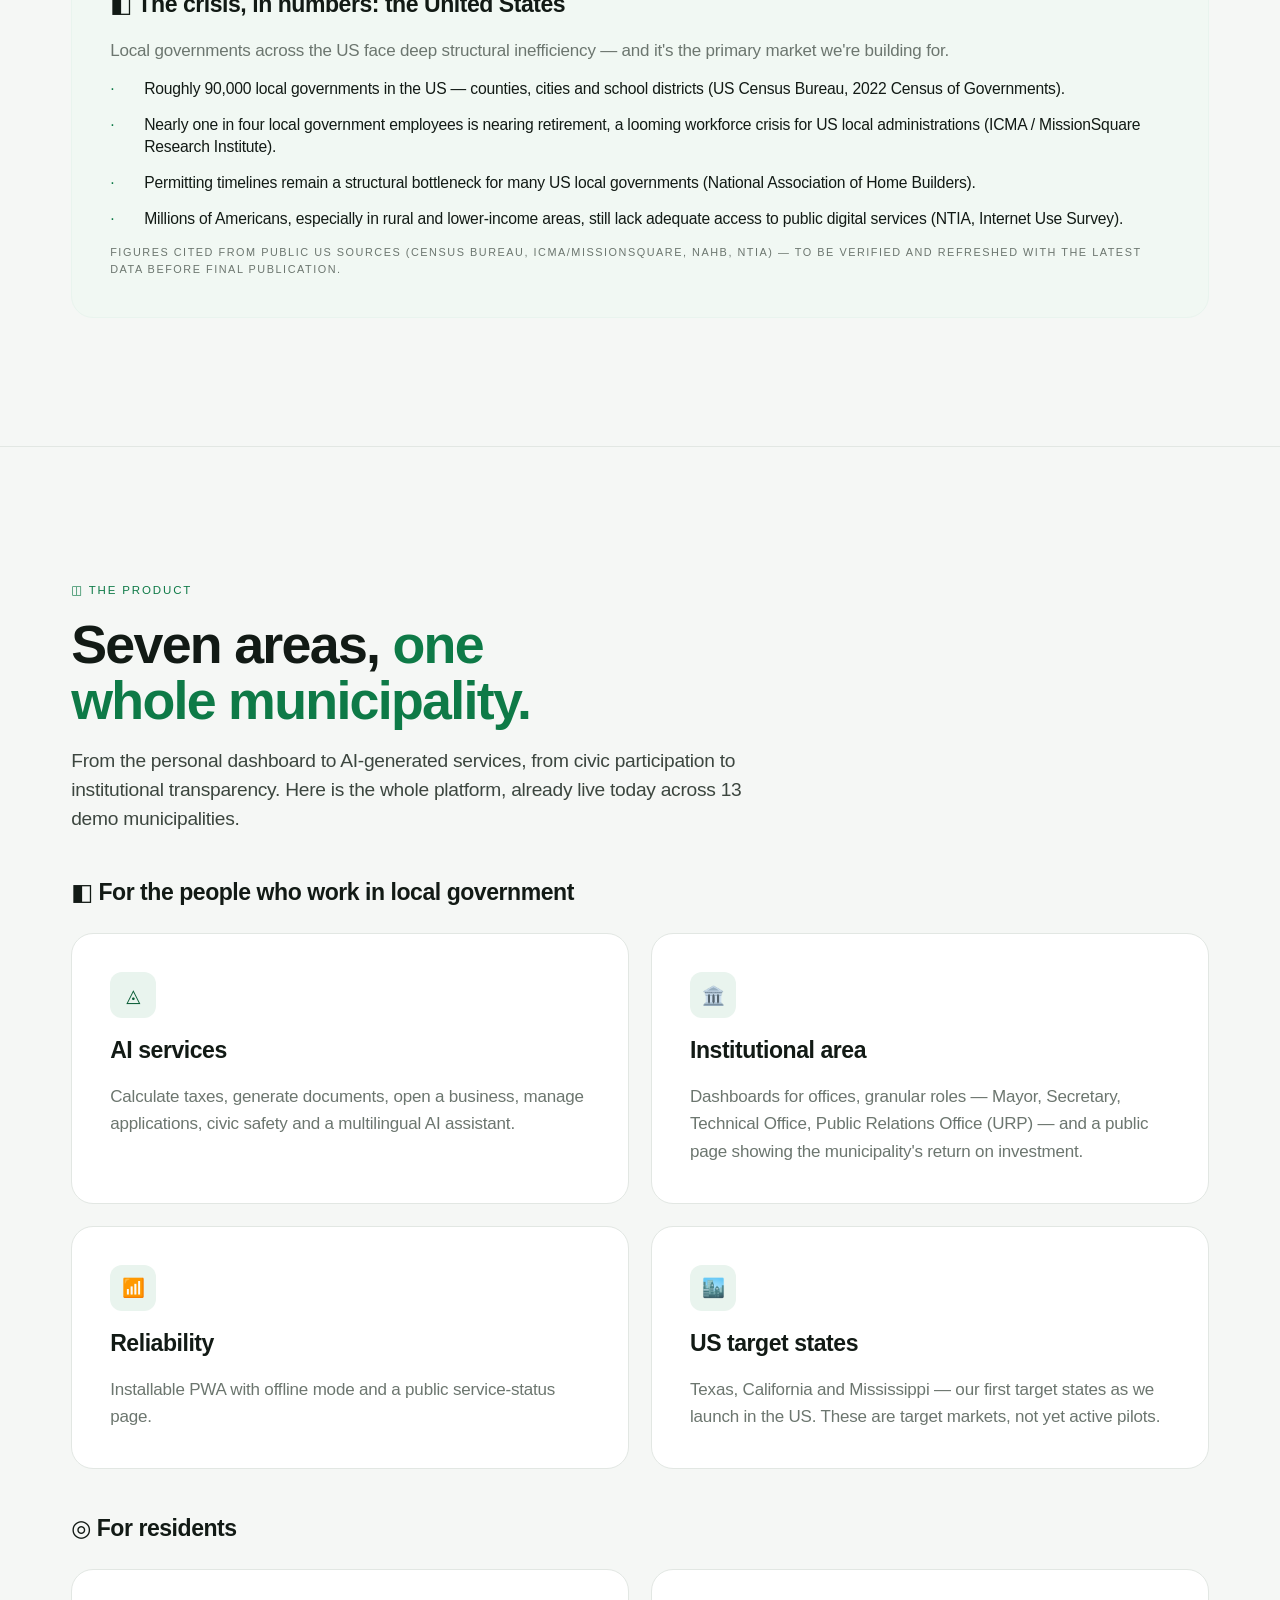
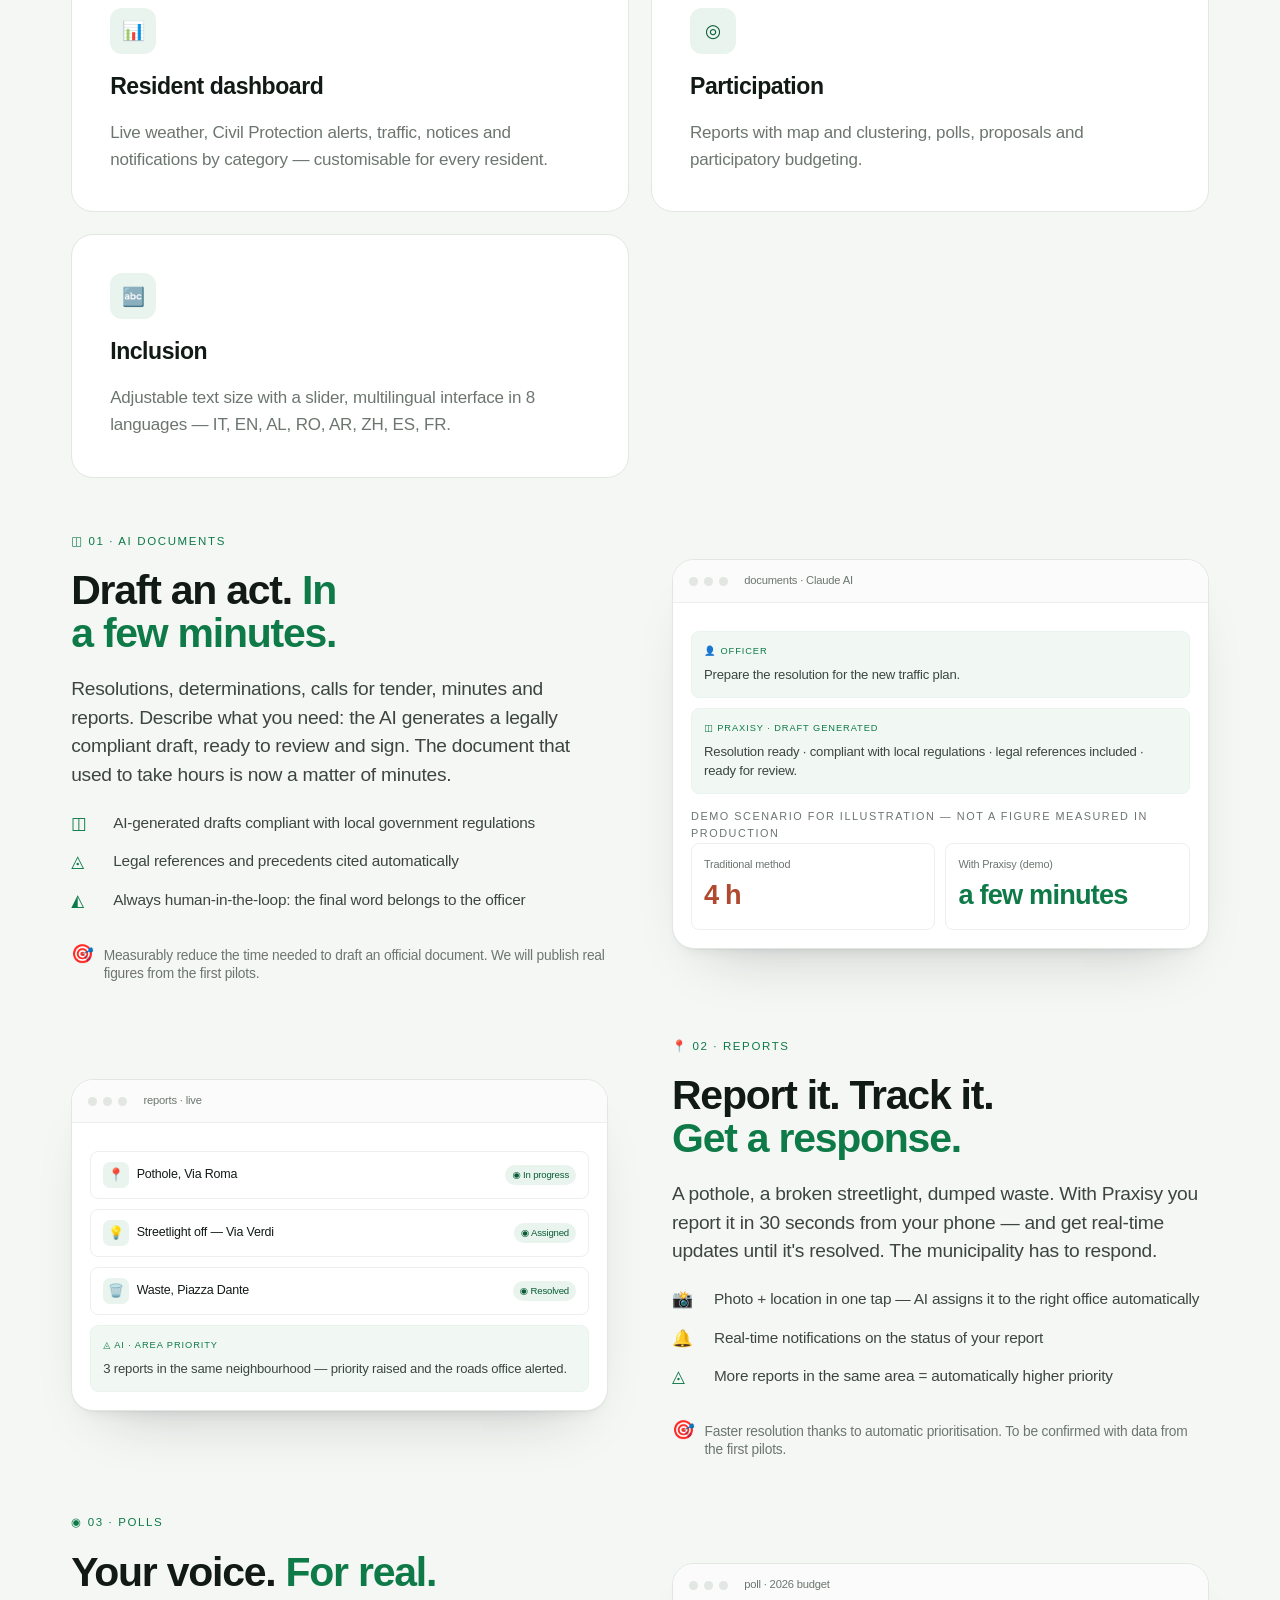
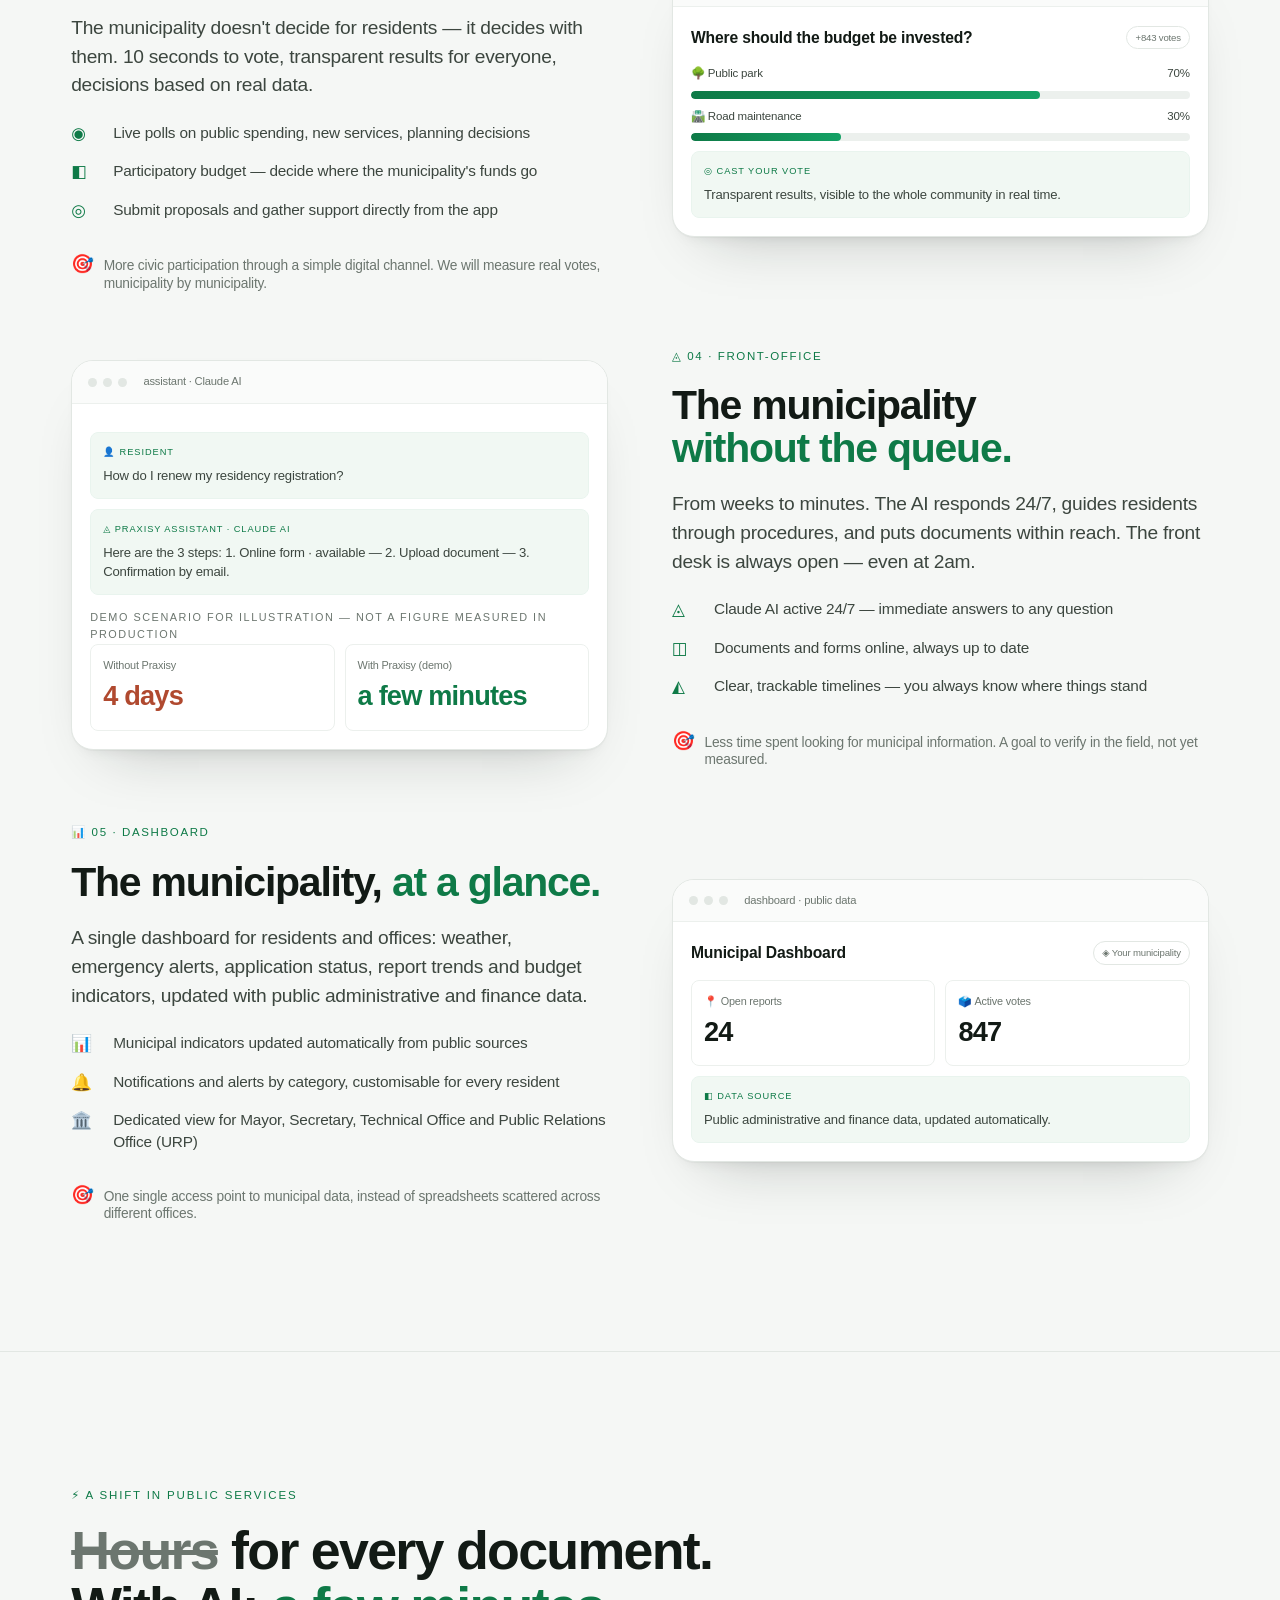
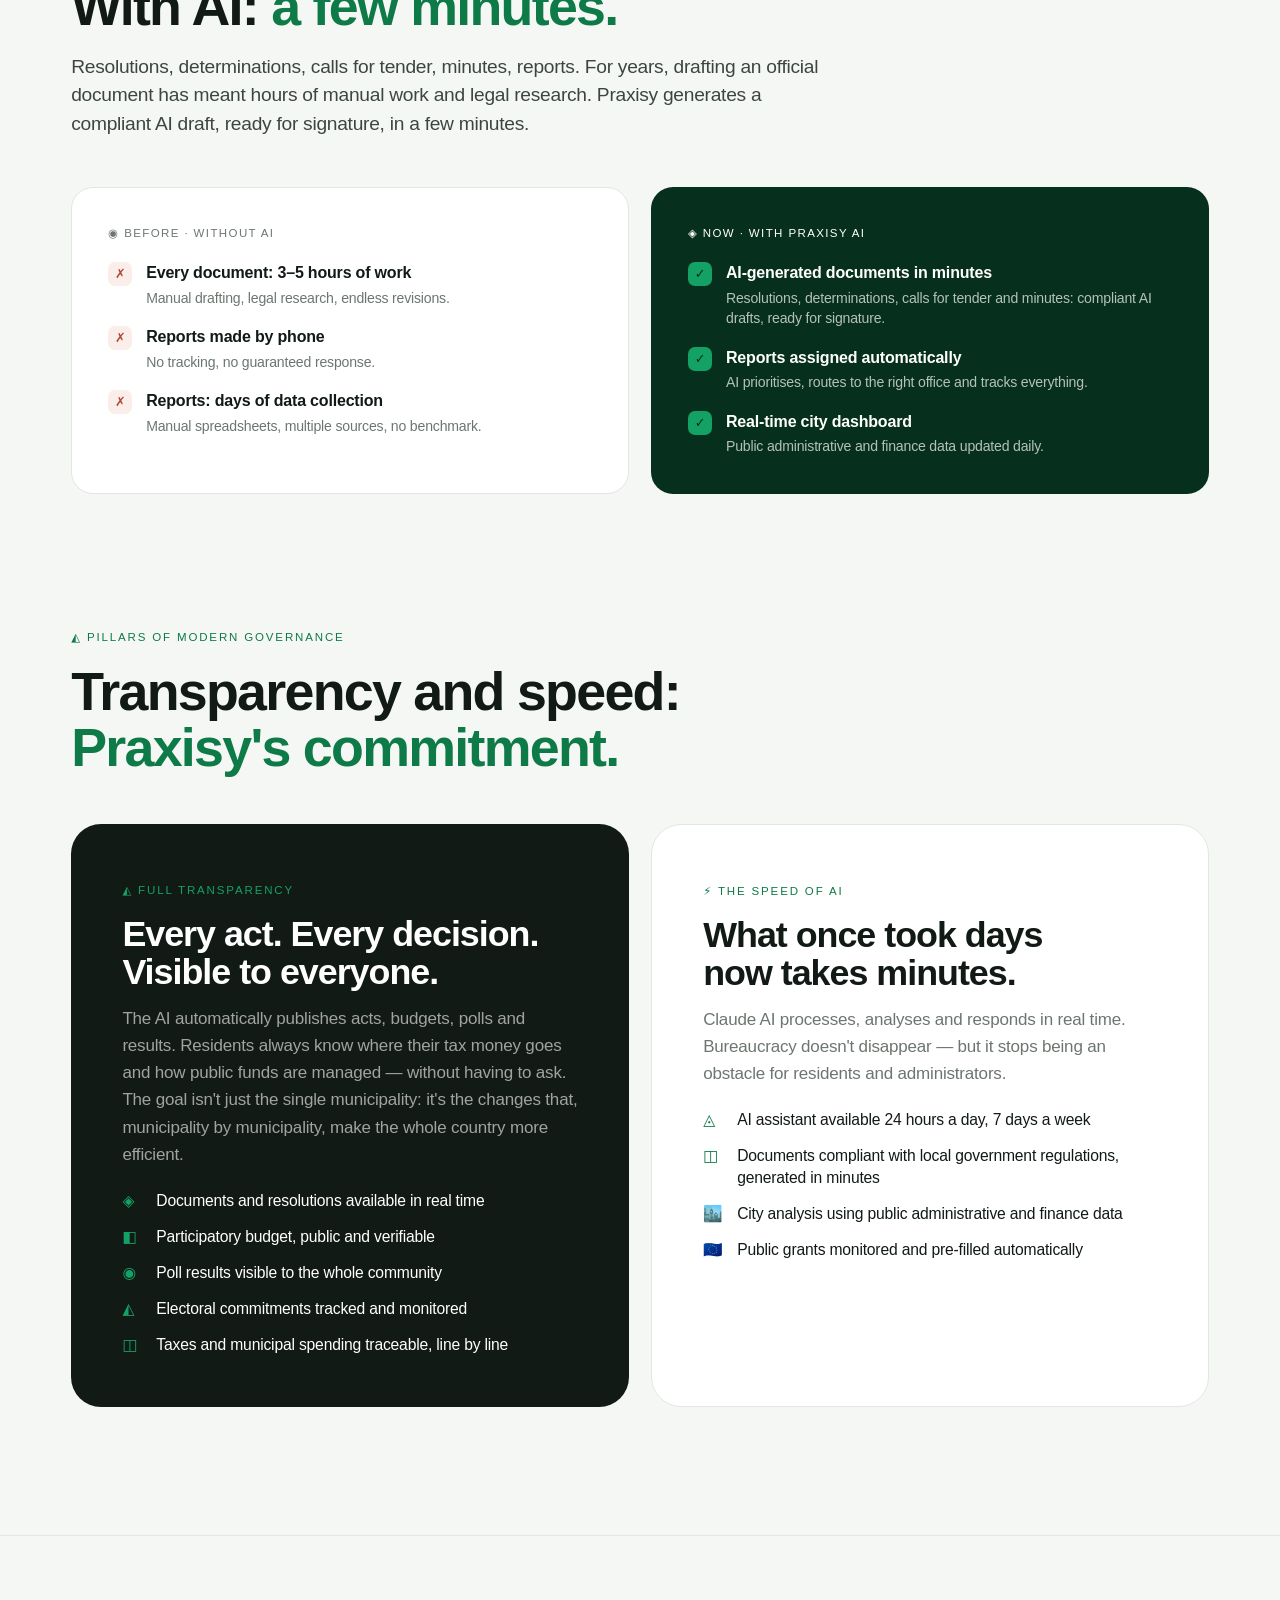
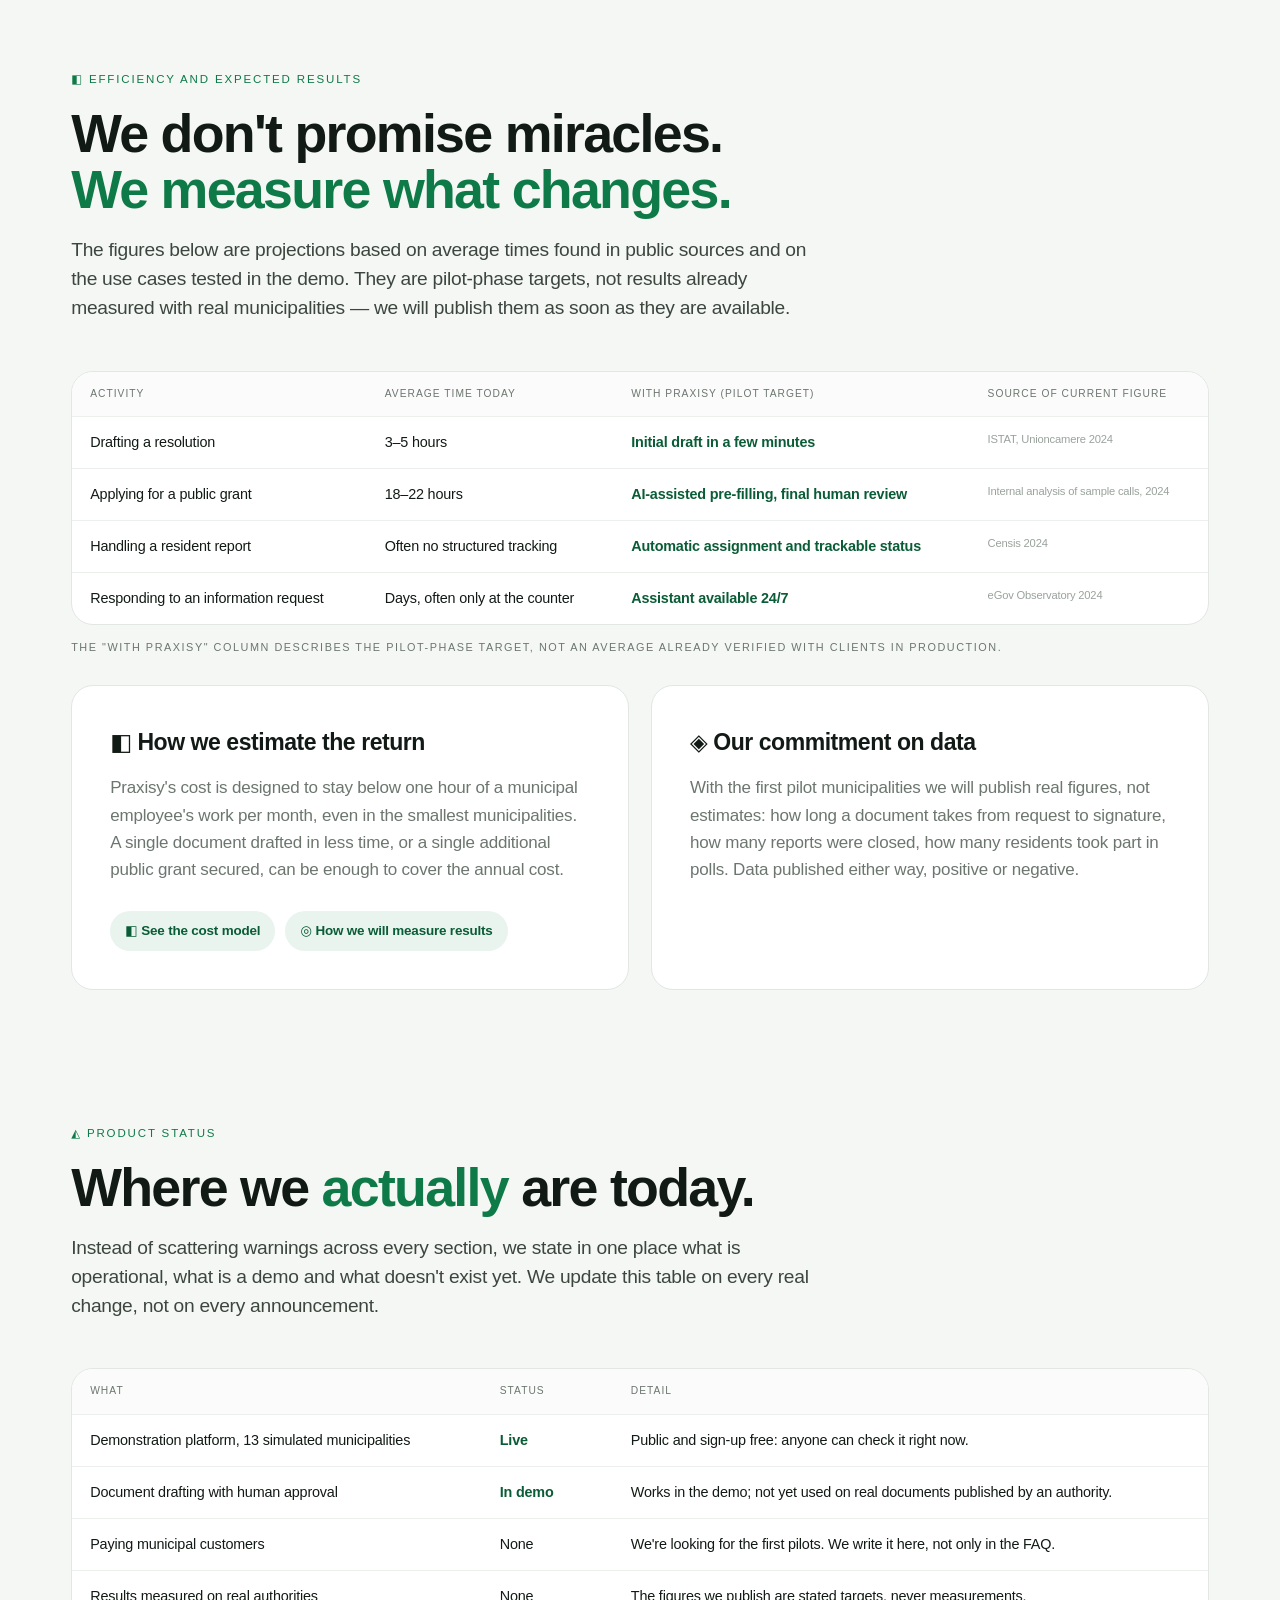
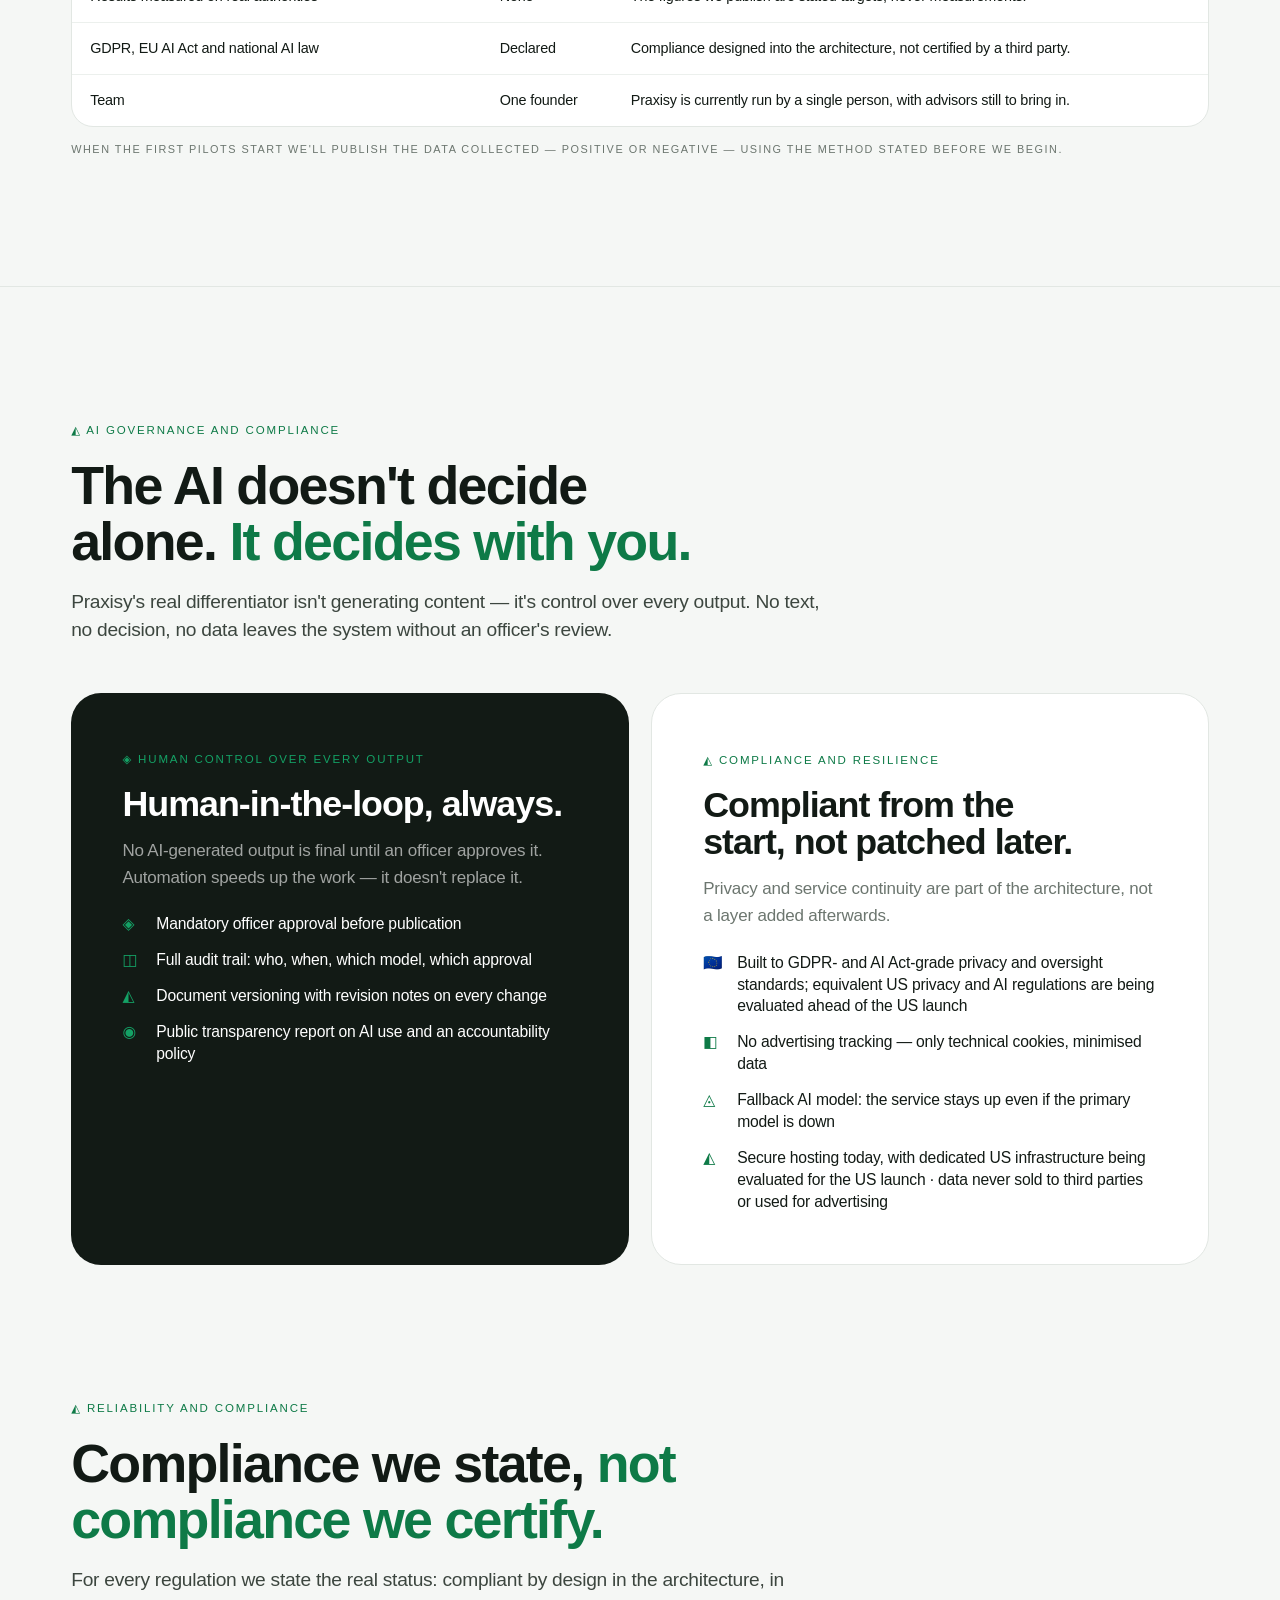
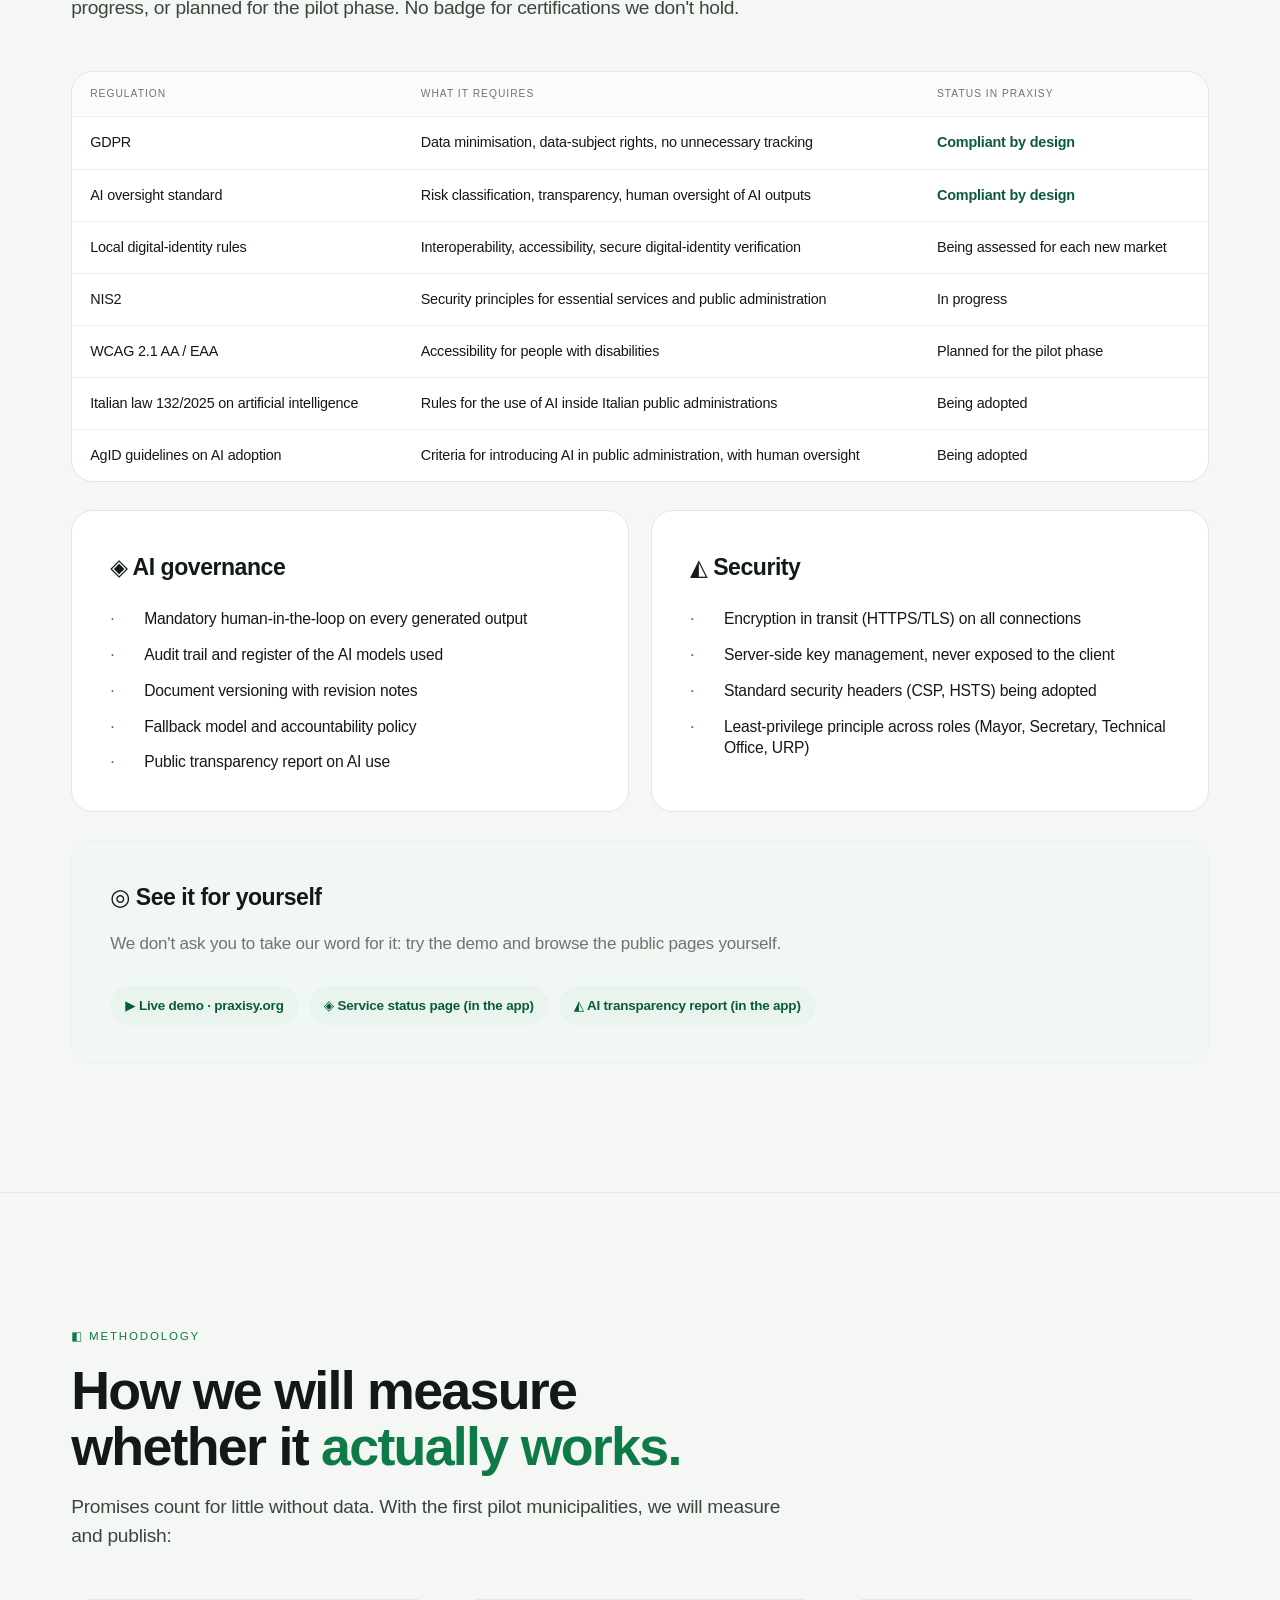
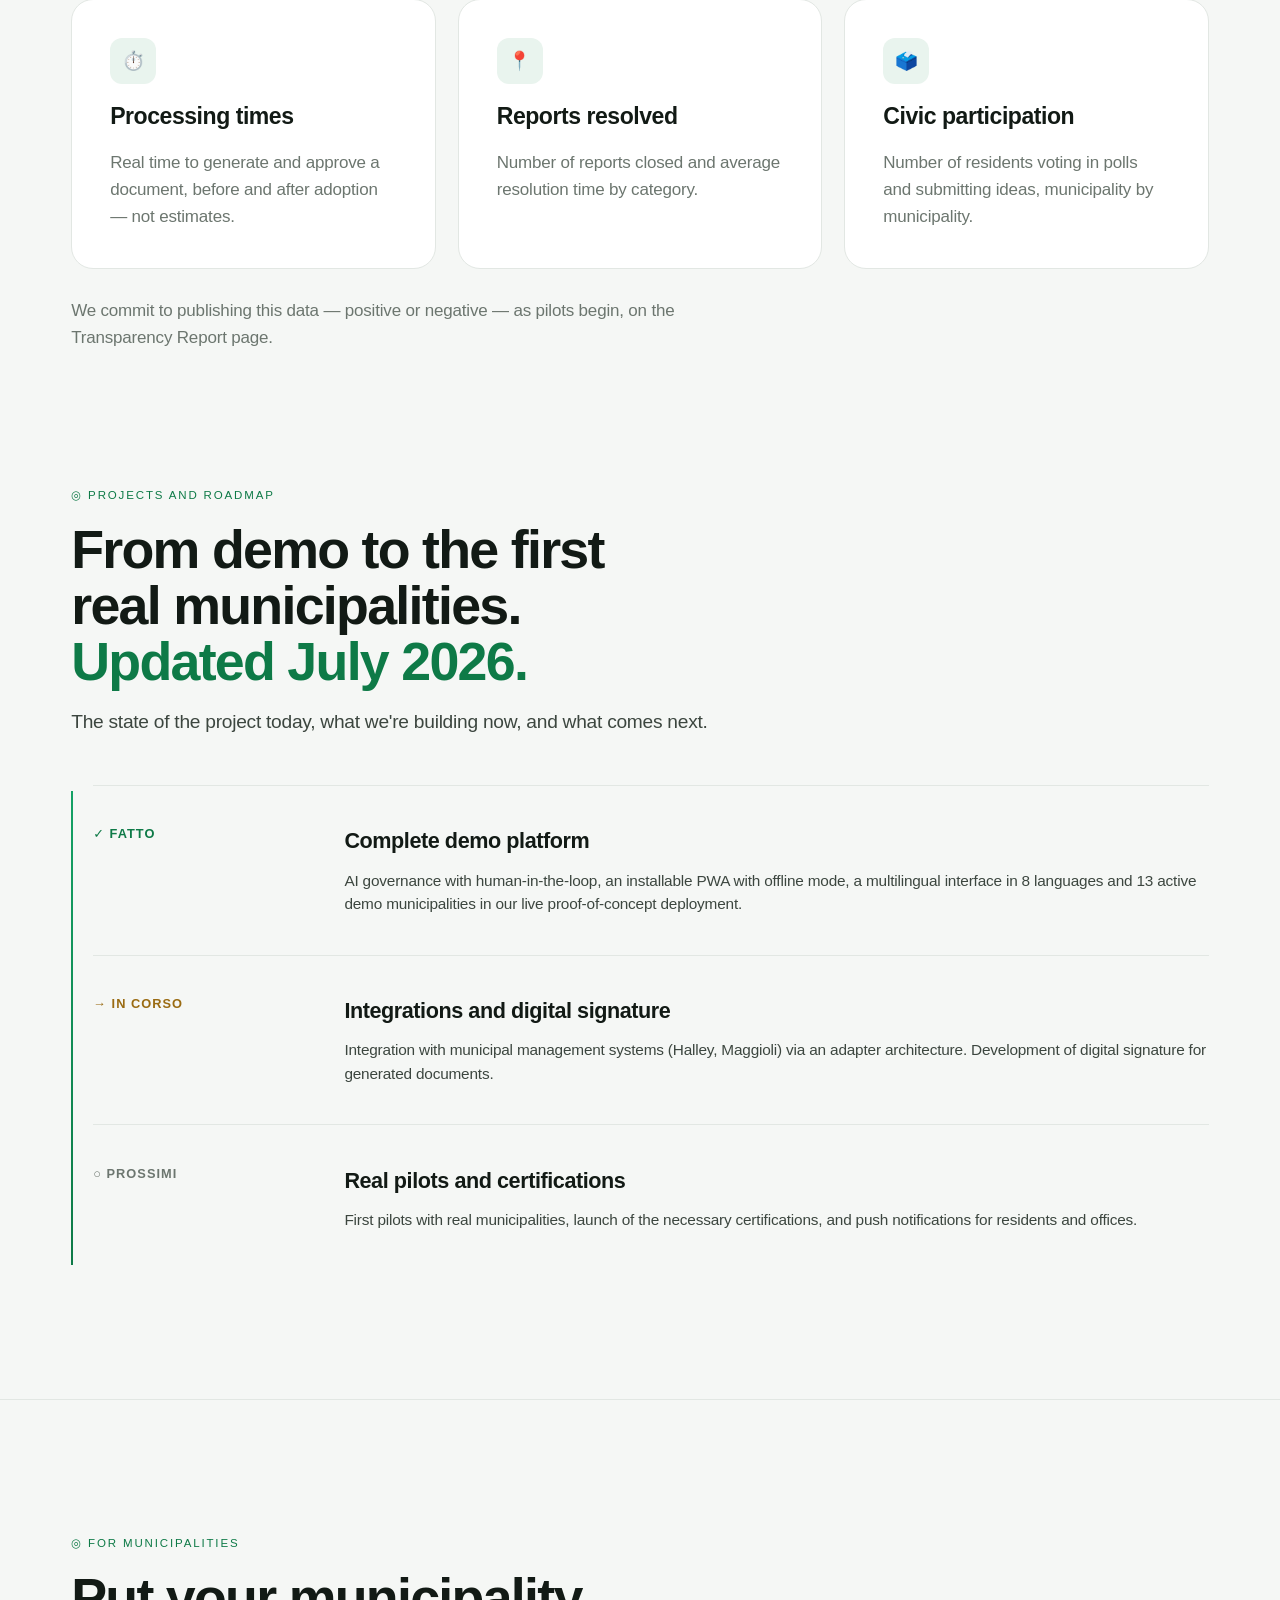
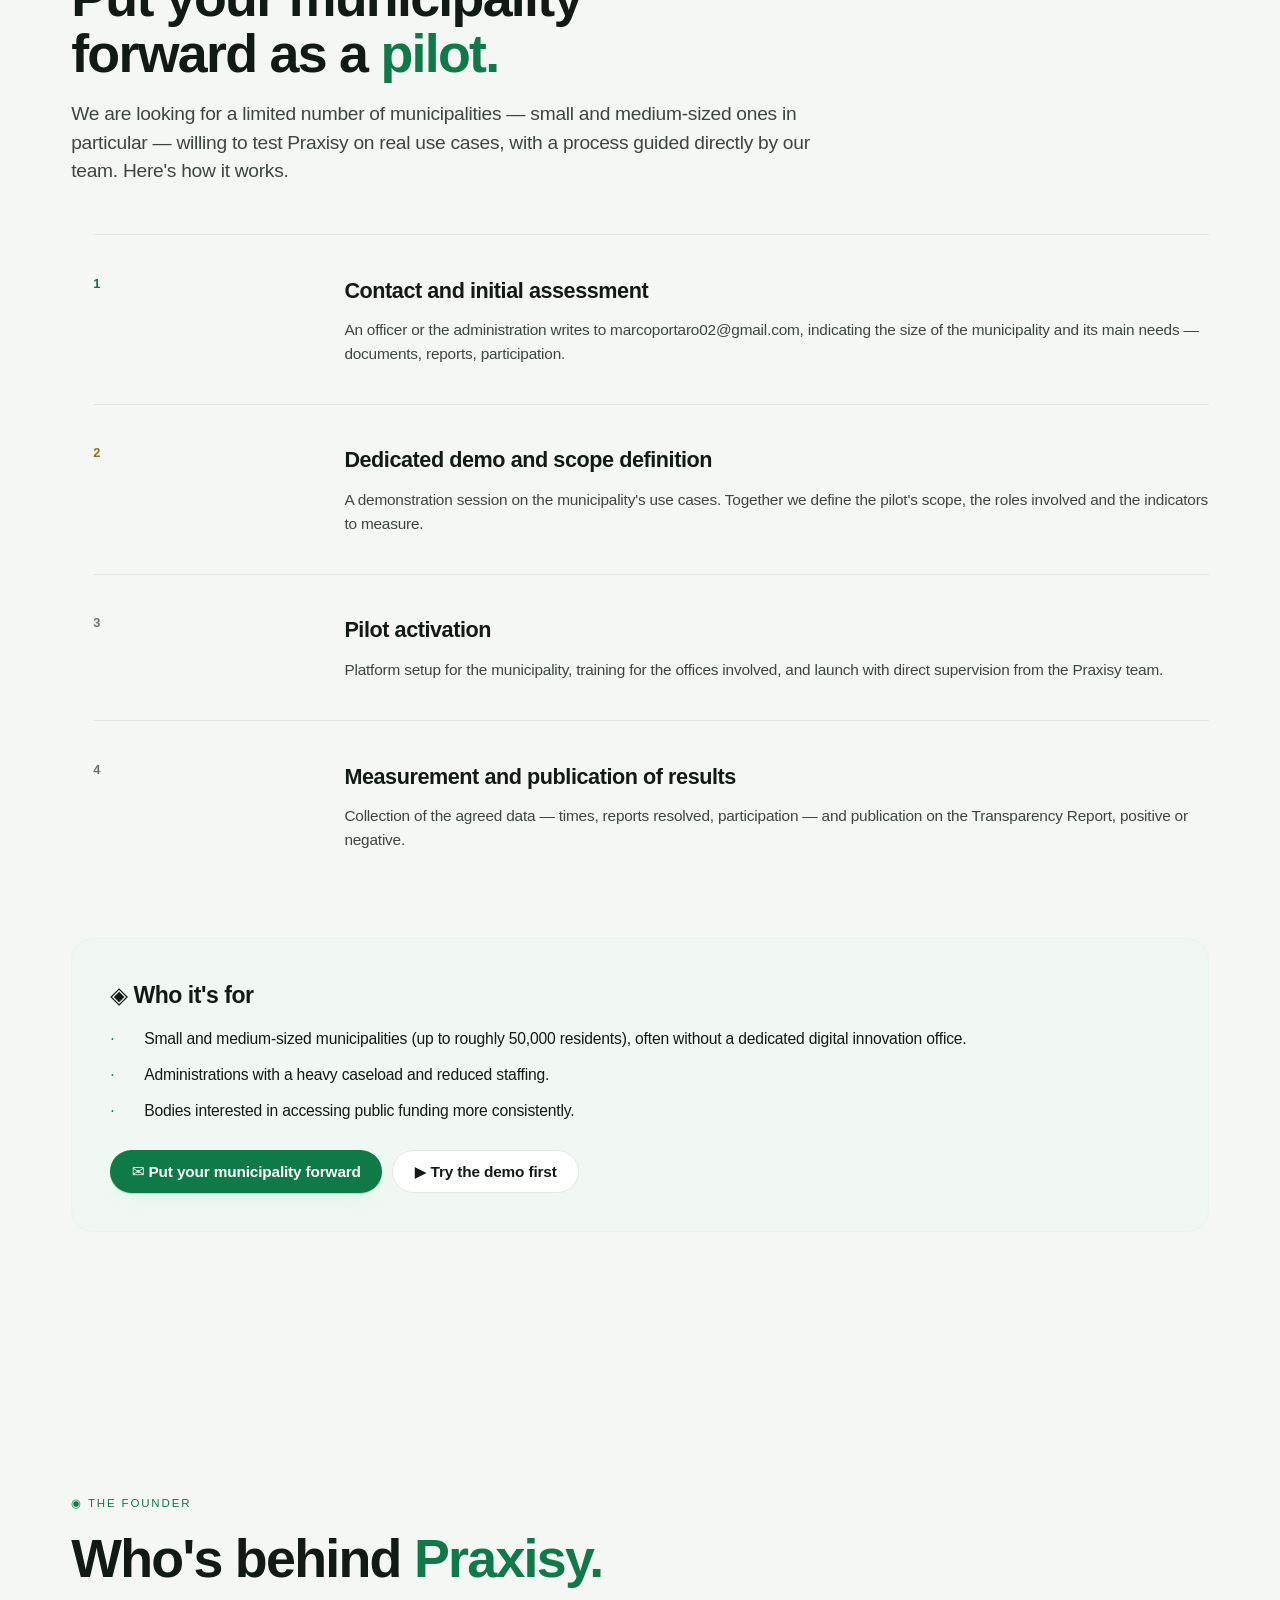
<file: progetto.html>
<!DOCTYPE html>
<html lang="it">
<head>
<meta charset="UTF-8">
<meta name="viewport" content="width=device-width, initial-scale=1.0">
<title data-i18n="meta.title.progetto">Il progetto Praxisy — dati, fonti e stato di avanzamento</title>
<meta name="description" content="Lo stato reale del progetto Praxisy: il problema della PA locale con le fonti, i dati per paese, la metodologia di misurazione, la roadmap, il mercato e chi c'è dietro.">
<link rel="canonical" href="https://praxisy.info/progetto.html">
<meta name="theme-color" content="#06301D">
<link rel="icon" href="favicon.svg" type="image/svg+xml">
<meta name="robots" content="index, follow">
<meta property="og:type" content="website">
<meta property="og:site_name" content="Praxisy">
<meta property="og:title" content="Il progetto Praxisy — dati, fonti e stato di avanzamento">
<meta property="og:description" content="Il problema della PA locale con le fonti, la metodologia di misurazione, la roadmap e lo stato reale del prodotto.">
<meta property="og:url" content="https://praxisy.info/progetto.html">
<meta property="og:image" content="https://praxisy.info/porty-logo.jpeg">
<link rel="stylesheet" href="praxisy.css">
</head>
<body>

<div class="topbar">
  <div class="langbar">
    <div class="wrap langbar-inner">
      <span class="langbar-label" data-i18n="lang.label">🌍 Scegli paese &amp; lingua</span>
      <div class="lang-pills" role="group" aria-label="Language">
        <button class="lang-pill" data-lang="it" aria-label="Italiano">🇮🇹 <b>IT</b></button>
        <button class="lang-pill" data-lang="en" aria-label="English">🇺🇸 <b>EN</b></button>
        <button class="lang-pill" data-lang="fr" aria-label="Français">🇫🇷 <b>FR</b></button>
        <button class="lang-pill" data-lang="de" aria-label="Deutsch">🇩🇪 <b>DE</b></button>
        <button class="lang-pill" data-lang="es" aria-label="Español">🇪🇸 <b>ES</b></button>
        <button class="lang-pill" data-lang="pl" aria-label="Polski">🇵🇱 <b>PL</b></button>
        <button class="lang-pill" data-lang="pt" aria-label="Português">🇵🇹 <b>PT</b></button>
        <button class="lang-pill eu" data-lang="eu" aria-label="English (EU)">🇪🇺 <b>EU</b></button>
      </div>
    </div>
  </div>
  <nav class="nav">
    <div class="wrap nav-inner">
      <a href="index.html" class="brand">
        <span class="mark logo"><img src="porty-logo.jpeg" alt="Praxisy by Porty"></span>
        Praxisy <small>by Porty</small>
      </a>
      <div class="nav-links">
        <a href="index.html#cos-e" class="nl" data-i18n="nav.product">Prodotto</a>
        <a href="index.html#funzionalita" class="nl" data-i18n="nav.features">Funzionalità</a>
        <a href="pricing.html" class="nl" data-i18n="nav.pricing">Prezzi</a>
        <a href="index.html#sicurezza" class="nl" data-i18n="nav.security">Sicurezza</a>
        <a href="index.html#faq" class="nl" data-i18n="nav.faq">FAQ</a>
        <a href="index.html#demo" class="nl" data-i18n="nav.contact">Contatti</a>
      </div>
      <div class="nav-cta">
        <a href="https://www.praxisy.org" target="_blank" rel="noopener" class="btn btn-primary nav-demo-full" data-i18n="nav.trydemo">Prova una demo</a>
        <a href="https://www.praxisy.org" target="_blank" rel="noopener" class="btn btn-primary nav-demo-compact" data-i18n="nav.demo.short">Demo</a>
      </div>
      <button class="nav-toggle" id="navToggle" type="button" aria-label="Apri il menu" aria-expanded="false" aria-controls="mobileMenu">
        <span></span><span></span><span></span>
      </button>
    </div>
    <div class="mobile-menu" id="mobileMenu">
      <a href="index.html#cos-e" class="mm-link" data-i18n="nav.product">Prodotto</a>
      <a href="index.html#funzionalita" class="mm-link" data-i18n="nav.features">Funzionalità</a>
      <a href="pricing.html" class="mm-link" data-i18n="nav.pricing">Prezzi</a>
      <a href="index.html#sicurezza" class="mm-link" data-i18n="nav.security">Sicurezza</a>
      <a href="index.html#faq" class="mm-link" data-i18n="nav.faq">FAQ</a>
      <a href="https://www.praxisy.org" target="_blank" rel="noopener" class="btn btn-primary mm-cta" data-i18n="nav.trydemo">Prova una demo</a>
    </div>
  </nav>
</div>

<header class="hero grid-bg" style="padding-block:clamp(90px,11vw,150px) clamp(40px,5vw,70px)">
  <span class="hero-tricolor" aria-hidden="true"></span>
  <div class="wrap">
    <span class="eyebrow" data-i18n="prj.eyebrow">◧ Il progetto</span>
    <h1 class="h-section mt-s" data-i18n="prj.h">Il progetto dietro Praxisy, <em>con i dati e le fonti.</em></h1>
    <p class="lead mt-s" style="max-width:70ch" data-i18n="prj.lead">Questa pagina raccoglie tutto ciò che sta dietro al prodotto: il problema con le fonti citate, lo stato reale di avanzamento, come misureremo i risultati, il mercato, la roadmap e chi ci lavora. Niente marketing, solo il materiale verificabile.</p>
    <p class="kicker mt-m"><a href="index.html" data-i18n="prj.back">← Torna alla piattaforma</a></p>
  </div>
</header>


<!-- ── PERCHÉ ADESSO ── -->
<section class="section-pad" style="padding-top:0">
  <div class="wrap">
    <div class="sec-head reveal">
      <span class="eyebrow" data-i18n="why.eyebrow">◬ Perché adesso</span>
      <h2 class="h-section" data-i18n="why.h">Il tuo comune perde <em>tempo e risorse</em> ogni giorno.</h2>
      <p class="lead" data-i18n="why.lead">Ogni giorno senza Praxisy è un giorno in cui segnalazioni si perdono, cittadini si allontanano e fondi PNRR scadono inutilizzati.</p>
    </div>
    <div class="bigstats mt-l">
      <div class="bigstat reveal">
        <div class="n" data-count="60" data-count-en="94" data-count-fr="85" data-count-de="11" data-count-es="75" data-count-eu="75" data-count-pl="42" data-count-pt="67" data-suffix="%">60%</div>
        <h4 data-i18n="why.1h">Bandi PNRR scadono inutilizzati</h4>
        <p data-i18n="why.1p">I comuni non hanno personale dedicato alla ricerca fondi.</p>
        <p class="kicker mt-s" data-i18n="why.1src">Fonte: OpenCoesione, MEF 2024</p>
      </div>
      <div class="bigstat reveal" style="--d:100ms">
        <div class="n" data-count="67" data-count-en="15" data-count-fr="15" data-count-de="59" data-count-es="84" data-count-eu="59" data-count-pl="51" data-count-pt="27" data-suffix="%">67%</div>
        <h4 data-i18n="why.2h">Non sa come segnalare un problema</h4>
        <p data-i18n="why.2p">Percentuale di cittadini che non sa a chi rivolgersi per una segnalazione al proprio comune.</p>
        <p class="kicker mt-s" data-i18n="why.2src">Fonte: Censis 2024</p>
      </div>
      <div class="bigstat reveal" style="--d:200ms">
        <div class="n" data-count="32" data-count-en="25" data-count-fr="39" data-count-de="25" data-count-es="26" data-count-pl="13" data-count-pt="77" data-suffix="%">32%</div>
        <h4 data-i18n="why.3h">Personale PA in uscita entro il 2028</h4>
        <p data-i18n="why.3p">Età media 50,7 anni: il know-how rischia di andare perso senza strumenti che semplifichino il lavoro.</p>
        <p class="kicker mt-s" data-i18n="why.3src">Fonte: Ragioneria Generale dello Stato, 2024</p>
      </div>
    </div>
  </div>
</section>

<!-- ── IL PROBLEMA ── -->
<section class="section-pad" style="padding-top:0">
  <div class="wrap">
    <div class="sec-head reveal">
      <span class="eyebrow" data-i18n="prob.eyebrow">◬ Il problema</span>
      <h2 class="h-section" data-i18n="prob.h">La crisi silenziosa della <em>PA locale italiana.</em></h2>
      <p class="lead" data-i18n="prob.lead">Non è un problema di volontà politica. È un problema strutturale: strumenti del 1990 applicati ai bisogni del 2026. Il costo è misurabile, documentato e crescente.</p>
    </div>

    <div class="card reveal mt-l us-hide" style="background:var(--green-tint-2);border-color:var(--green-tint)">
      <p class="h-md" data-i18n="prob.box">L'inefficienza burocratica della PA italiana costa tra i 30 e i 40 miliardi di euro l'anno. Di questi, oltre 20 miliardi ricadono direttamente sui comuni italiani.</p>
      <p class="kicker mt-s" data-i18n="prob.boxsrc">Fonte: CNEL, Rapporto sul mercato del lavoro 2023 · Banca d'Italia, Questioni di Economia e Finanza 2024</p>
    </div>

    <div class="tbl-hint us-hide" data-i18n="tbl.hint">↔ Scorri per vedere tutti i dati</div>
    <div class="tbl-wrap reveal mt-m us-hide">
      <table class="data">
        <thead><tr><th data-i18n="prob.th1">Dimensione</th><th data-i18n="prob.th2">Dato chiave</th><th data-i18n="prob.th3">Costo stimato</th><th class="hide-sm" data-i18n="prob.th4">Fonte</th></tr></thead>
        <tbody>
          <tr><td data-i18n="prob.r1a">Delibere comunali</td><td data-i18n="prob.r1b">3–5 ore per atto · 180 delibere/anno per comune</td><td class="cost" data-i18n="prob.r1c">€1,55 mld/anno</td><td class="src hide-sm" data-i18n="prob.r1d">ISTAT, Unioncamere 2024</td></tr>
          <tr><td data-i18n="prob.r2a">PNRR non intercettati</td><td data-i18n="prob.r2b">60% bandi scaduti senza candidatura</td><td class="cost" data-i18n="prob.r2c">€4,2 mld/anno</td><td class="src hide-sm" data-i18n="prob.r2d">OpenCoesione, MEF 2024</td></tr>
          <tr><td data-i18n="prob.r3a">Sportello URP</td><td data-i18n="prob.r3b">€42 per pratica vs €3,80 del canale digitale</td><td class="cost" data-i18n="prob.r3c">€1,2 mld/anno</td><td class="src hide-sm" data-i18n="prob.r3d">Osservatorio eGov 2024</td></tr>
          <tr><td data-i18n="prob.r4a">Contenziosi PA locale</td><td data-i18n="prob.r4b">+28% in 5 anni rispetto al 2019</td><td class="cost" data-i18n="prob.r4c">€890 mln/anno</td><td class="src hide-sm" data-i18n="prob.r4d">Min. della Giustizia 2024</td></tr>
          <tr><td data-i18n="prob.r5a">Gap IT vs media UE</td><td data-i18n="prob.r5b">€28.000 vs €180.000 spesa IT media per comune</td><td class="cost" data-i18n="prob.r5c">Ritardo crescente</td><td class="src hide-sm" data-i18n="prob.r5d">AgID, Rapporto Digitale PA 2024</td></tr>
          <tr><td data-i18n="prob.r6a">Personale PA in uscita</td><td data-i18n="prob.r6b">Età media 50,7 anni · 32% in pensione entro 2028</td><td class="cost" data-i18n="prob.r6c">Rischio sistemico</td><td class="src hide-sm" data-i18n="prob.r6d">Ragioneria Generale 2024</td></tr>
        </tbody>
      </table>
    </div>

    <div class="grid-2 mt-m us-hide">
      <div class="card reveal">
        <h4 class="h-md" data-i18n="prob.c1h">◬ Crisi finanziaria dei comuni</h4>
        <div class="pl-list">
          <div class="pl-li"><span class="g">·</span> <span data-i18n="prob.c1.1">Oltre 350 comuni in predissesto o dissesto — il 4,4% del totale (Ministero dell'Interno, 2024).</span></div>
          <div class="pl-li"><span class="g">·</span> <span data-i18n="prob.c1.2">Debito pro capite medio: €1.247 per abitante, +12% dal 2019 (Corte dei Conti, 2024).</span></div>
          <div class="pl-li"><span class="g">·</span> <span data-i18n="prob.c1.3">Tagli ai trasferimenti statali: €8,1 miliardi ridotti dal 2010 al 2024 (MEF).</span></div>
          <div class="pl-li"><span class="g">·</span> <span data-i18n="prob.c1.4">Il 18% dei comuni capoluogo ha il bilancio in disavanzo (IFEL 2024).</span></div>
          <div class="pl-li"><span class="g">·</span> <span data-i18n="prob.c1.5">Organici ridotti del 23% rispetto al 2008 per il blocco del turn-over.</span></div>
        </div>
      </div>
      <div class="card reveal" style="--d:120ms">
        <h4 class="h-md" data-i18n="prob.c2h">◭ Il problema fondi EU in dettaglio</h4>
        <div class="pl-list">
          <div class="pl-li"><span class="g">·</span> <span data-i18n="prob.c2.1">I comuni sotto 5.000 ab. intercettano solo il 12% dei fondi, pur essendo il 70,8% del totale (ANCI 2024).</span></div>
          <div class="pl-li"><span class="g">·</span> <span data-i18n="prob.c2.2">Compilare una candidatura PNRR richiede 18–22 ore lavorative per funzionario esperto.</span></div>
          <div class="pl-li"><span class="g">·</span> <span data-i18n="prob.c2.3">€4,2 miliardi in bandi scaduti senza candidatura al 31 dicembre 2023 (OpenCoesione).</span></div>
          <div class="pl-li"><span class="g">·</span> <span data-i18n="prob.c2.4">Il 67% dei cittadini non sa come segnalare un problema al proprio comune (Censis 2024).</span></div>
          <div class="pl-li"><span class="g">·</span> <span data-i18n="prob.c2.5">4,2 milioni di residenti stranieri esclusi dai servizi per barriere linguistiche (ISTAT 2024).</span></div>
        </div>
      </div>
    </div>

    <div class="card reveal mt-m" style="background:var(--green-tint-2);border-color:var(--green-tint)" data-lang-only="en">
      <h4 class="h-md" data-i18n="prob.us.h">◧ Stessa crisi, scala più grande: gli Stati Uniti</h4>
      <p class="muted mt-s" data-i18n="prob.us.lead">Il problema non si ferma ai confini italiani. Anche i governi locali americani affrontano la stessa inefficienza strutturale — su una scala molto più grande.</p>
      <div class="pl-list mt-s">
        <div class="pl-li"><span class="g">·</span> <span data-i18n="prob.us.1">Circa 90.000 governi locali negli Stati Uniti — contee, città e distretti scolastici (US Census Bureau, Census of Governments 2022).</span></div>
        <div class="pl-li"><span class="g">·</span> <span data-i18n="prob.us.2">Quasi un dipendente pubblico locale su quattro è vicino alla pensione: crisi di ricambio del personale nella PA locale americana (ICMA / MissionSquare Research Institute).</span></div>
        <div class="pl-li"><span class="g">·</span> <span data-i18n="prob.us.3">I tempi di rilascio dei permessi edilizi restano un ostacolo strutturale per molte amministrazioni locali USA (National Association of Home Builders).</span></div>
        <div class="pl-li"><span class="g">·</span> <span data-i18n="prob.us.4">Milioni di residenti americani, specie nelle aree rurali e a basso reddito, restano senza accesso adeguato a servizi digitali pubblici (NTIA, Internet Use Survey).</span></div>
      </div>
      <p class="kicker mt-s" data-i18n="prob.us.disclaimer">Cifre citate da fonti pubbliche USA (Census Bureau, ICMA/MissionSquare, NAHB, NTIA) — da verificare e aggiornare con i dati più recenti prima della pubblicazione definitiva.</p>
    </div>

    <div class="card reveal mt-m" style="background:var(--green-tint-2);border-color:var(--green-tint)" data-lang-only="fr">
      <h4 class="h-md" data-i18n="prob.fr.h">◧ Même crise, même urgence : la France</h4>
      <p class="muted mt-s" data-i18n="prob.fr.lead">Le problème ne s'arrête pas aux frontières italiennes. Les collectivités locales françaises affrontent la même inefficacité structurelle.</p>
      <div class="pl-list mt-s">
        <div class="pl-li"><span class="g">·</span> <span data-i18n="prob.fr.1">34 935 communes en France, dont une écrasante majorité de petites communes rurales (INSEE, janvier 2024).</span></div>
        <div class="pl-li"><span class="g">·</span> <span data-i18n="prob.fr.2">Encours de dette des collectivités locales : 225,8 milliards d'euros (+4,6 %), avec un record de 29,5 milliards d'euros de nouveaux emprunts en 2025 (Cour des comptes / OFGL).</span></div>
        <div class="pl-li"><span class="g">·</span> <span data-i18n="prob.fr.3">39 % des postes de la fonction publique territoriale, soit environ 740 000 emplois, devront être pourvus d'ici 2030 en raison des départs à la retraite (France Stratégie).</span></div>
        <div class="pl-li"><span class="g">·</span> <span data-i18n="prob.fr.4">15 % de la population française, soit environ 8 millions de personnes, reste touchée par l'illectronisme alors que les services publics se dématérialisent (Sénat).</span></div>
      </div>
      <p class="kicker mt-s" data-i18n="prob.fr.disclaimer">Chiffres cités à partir de sources publiques françaises (INSEE, Cour des comptes, OFGL, France Stratégie, Sénat) — à vérifier et actualiser avant toute publication définitive.</p>
    </div>

    <div class="card reveal mt-m" style="background:var(--green-tint-2);border-color:var(--green-tint)" data-lang-only="de">
      <h4 class="h-md" data-i18n="prob.de.h">◧ Gleiche Krise, gleiche Dringlichkeit: Deutschland</h4>
      <p class="muted mt-s" data-i18n="prob.de.lead">Das Problem endet nicht an Italiens Grenzen. Auch deutsche Kommunen kämpfen mit derselben strukturellen Ineffizienz.</p>
      <div class="pl-list mt-s">
        <div class="pl-li"><span class="g">·</span> <span data-i18n="prob.de.1">Rund 10.800 Gemeinden in Deutschland (Statistisches Bundesamt, Stand Dezember 2024).</span></div>
        <div class="pl-li"><span class="g">·</span> <span data-i18n="prob.de.2">Investitionsstau der Kommunen: 215,7 Milliarden Euro (+15,9 %); die kommunalen Schulden stiegen um 16 % auf 196 Milliarden Euro (KfW-Kommunalpanel 2025).</span></div>
        <div class="pl-li"><span class="g">·</span> <span data-i18n="prob.de.3">Bis 2030 gehen rund 25 % der Beschäftigten im öffentlichen Dienst in Rente — mehr als 1,3 Millionen Stellen (PwC / Demografieportal).</span></div>
        <div class="pl-li"><span class="g">·</span> <span data-i18n="prob.de.4">Zu wenig Personal in den Bauämtern und lange Genehmigungsdauern zählen zu den größten Investitionshemmnissen der Kommunen (KfW-Kommunalpanel).</span></div>
      </div>
      <p class="kicker mt-s" data-i18n="prob.de.disclaimer">Zahlen aus öffentlichen deutschen Quellen zitiert (Destatis, KfW-Kommunalpanel, PwC) — vor einer endgültigen Veröffentlichung zu prüfen und zu aktualisieren.</p>
    </div>

    <div class="card reveal mt-m" style="background:var(--green-tint-2);border-color:var(--green-tint)" data-lang-only="es">
      <h4 class="h-md" data-i18n="prob.es.h">◧ Misma crisis, misma urgencia: España</h4>
      <p class="muted mt-s" data-i18n="prob.es.lead">El problema no se detiene en las fronteras italianas. Los ayuntamientos españoles afrontan la misma ineficiencia estructural.</p>
      <div class="pl-list mt-s">
        <div class="pl-li"><span class="g">·</span> <span data-i18n="prob.es.1">8.131 municipios en España, de los cuales 6.827 (84%) tienen menos de 5.000 habitantes (INE).</span></div>
        <div class="pl-li"><span class="g">·</span> <span data-i18n="prob.es.2">Deuda municipal agregada superior a 20.000 millones de euros en 2024 (Ministerio de Hacienda / Banco de España).</span></div>
        <div class="pl-li"><span class="g">·</span> <span data-i18n="prob.es.3">172.100 empleados de la administración local se jubilarán en la próxima década — el 26% de la plantilla actual; solo el 7,5% de los empleados públicos tiene menos de 30 años (Función Pública).</span></div>
        <div class="pl-li"><span class="g">·</span> <span data-i18n="prob.es.4">Solo 1 de cada 4 municipios de menos de 10.000 habitantes ha ejecutado contratos con fondos del Plan de Recuperación · Next Generation EU (IDL-UAM, 2024).</span></div>
      </div>
      <p class="kicker mt-s" data-i18n="prob.es.disclaimer">Cifras citadas de fuentes públicas españolas (INE, Ministerio de Hacienda, Función Pública, IDL-UAM) — a verificar y actualizar antes de cualquier publicación definitiva.</p>
    </div>

    <div class="card reveal mt-m" style="background:var(--green-tint-2);border-color:var(--green-tint)" data-lang-only="eu">
      <h4 class="h-md" data-i18n="prob.eu.h">◧ The same crisis, across Europe</h4>
      <p class="muted mt-s" data-i18n="prob.eu.lead">This isn't just an Italian problem. From France to Germany to Spain, local governments across Europe face the same structural inefficiency.</p>
      <div class="pl-list mt-s">
        <div class="pl-li"><span class="g">·</span> <span data-i18n="prob.eu.1">Local investment backlogs are rising across major EU economies: Germany's municipalities alone report a €215.7bn investment backlog (KfW-Kommunalpanel 2025).</span></div>
        <div class="pl-li"><span class="g">·</span> <span data-i18n="prob.eu.2">Workforce retirement is a shared crisis: roughly a quarter to two-fifths of local government staff are expected to retire by 2030 in France, Germany and Spain alike (national civil-service data).</span></div>
        <div class="pl-li"><span class="g">·</span> <span data-i18n="prob.eu.3">EU recovery funds are hard to absorb for smaller municipalities: in Spain, only 1 in 4 towns under 10,000 residents has executed Next Generation EU contracts (IDL-UAM, 2024).</span></div>
        <div class="pl-li"><span class="g">·</span> <span data-i18n="prob.eu.4">Millions of Europeans remain affected by the digital divide even as public services move online — an estimated 8 million people in France alone (French Senate).</span></div>
      </div>
      <p class="kicker mt-s" data-i18n="prob.eu.disclaimer">Figures cited from public sources across Italy, France, Germany and Spain — to be verified and refreshed with the latest data before final publication.</p>
    </div>

    <div class="card reveal mt-m" style="background:var(--green-tint-2);border-color:var(--green-tint)" data-lang-only="pl">
      <h4 class="h-md" data-i18n="prob.pl.h">◧ Ten sam kryzys, ta sama pilność: Polska</h4>
      <p class="muted mt-s" data-i18n="prob.pl.lead">Problem nie kończy się na włoskich granicach. Polskie samorządy mierzą się z tą samą strukturalną nieefektywnością.</p>
      <div class="pl-list mt-s">
        <div class="pl-li"><span class="g">·</span> <span data-i18n="prob.pl.1">2478 gmin w Polsce, w większości małych i średnich (GUS).</span></div>
        <div class="pl-li"><span class="g">·</span> <span data-i18n="prob.pl.2">Łączne zadłużenie jednostek samorządu terytorialnego przekroczyło 111 mld zł na koniec 2024 roku, rosnąc o ponad 13% rok do roku (Ministerstwo Finansów).</span></div>
        <div class="pl-li"><span class="g">·</span> <span data-i18n="prob.pl.3">42% urzędów gmin zgłasza trudności kadrowe w rekrutacji, napędzane falą odejść na emeryturę doświadczonych urzędników (badanie GazetaPrawna.pl).</span></div>
        <div class="pl-li"><span class="g">·</span> <span data-i18n="prob.pl.4">51% osób w wieku 16–74 lata nie ma podstawowych umiejętności cyfrowych, a ponad jedna czwarta gospodarstw domowych wciąż nie ma stacjonarnego internetu szerokopasmowego (GUS, Społeczeństwo informacyjne w Polsce 2024).</span></div>
      </div>
      <p class="kicker mt-s" data-i18n="prob.pl.disclaimer">Dane cytowane z publicznych polskich źródeł (GUS, Ministerstwo Finansów, GazetaPrawna.pl) — do zweryfikowania i zaktualizowania przed ostateczną publikacją.</p>
    </div>

    <div class="card reveal mt-m" style="background:var(--green-tint-2);border-color:var(--green-tint)" data-lang-only="pt">
      <h4 class="h-md" data-i18n="prob.pt.h">◧ A mesma crise, a mesma urgência: Portugal</h4>
      <p class="muted mt-s" data-i18n="prob.pt.lead">O problema não termina nas fronteiras italianas. As autarquias portuguesas enfrentam a mesma ineficiência estrutural.</p>
      <div class="pl-list mt-s">
        <div class="pl-li"><span class="g">·</span> <span data-i18n="prob.pt.1">308 municípios em Portugal, a maioria pequenos e médios (INE).</span></div>
        <div class="pl-li"><span class="g">·</span> <span data-i18n="prob.pt.2">A dívida total dos municípios subiu 2,3% em 2024, atingindo 3,624 mil milhões de euros — a primeira subida desde 2014 (Conselho de Finanças Públicas).</span></div>
        <div class="pl-li"><span class="g">·</span> <span data-i18n="prob.pt.3">A idade média dos trabalhadores da administração pública ultrapassa os 48 anos, com 66,5% dos lugares ocupados por pessoas com 45 ou mais anos (DGAEP, Boletim Estatístico do Emprego Público).</span></div>
        <div class="pl-li"><span class="g">·</span> <span data-i18n="prob.pt.4">14,2% da população portuguesa não utiliza a Internet e 27,1% tem literacia digital abaixo do nível básico (ANACOM / Comissão Europeia, 2023).</span></div>
      </div>
      <p class="kicker mt-s" data-i18n="prob.pt.disclaimer">Dados citados de fontes públicas portuguesas (INE, DGAEP, Conselho de Finanças Públicas, ANACOM) — a verificar e atualizar antes da publicação final.</p>
    </div>
  </div>
</section>

<hr class="divider">

<!-- ── PRODOTTO ── -->
<section class="section-pad" id="prodotto">
  <div class="wrap">
    <div class="sec-head reveal">
      <span class="eyebrow" data-i18n="prod.eyebrow">◫ Il prodotto</span>
      <h2 class="h-section" data-i18n="prod.h">Sette aree, <em>un comune intero.</em></h2>
      <p class="lead" data-i18n="prod.lead">Dalla dashboard personale ai servizi generati dall'AI, dalla partecipazione civica alla trasparenza istituzionale. Ecco tutta la piattaforma, oggi già attiva su 13 comuni demo.</p>
    </div>

    <h3 class="h-md mt-l reveal" data-i18n="prod.grp.comune">◧ Per chi lavora nel comune</h3>
    <div class="grid-2 mt-m modules-grid">
      <div class="card hover reveal">
        <div class="icn">◬</div>
        <h4 class="h-md mt-s" data-i18n="mod.2h">Servizi AI</h4>
        <p class="muted mt-s" data-i18n="mod.2p">Calcola tasse, genera documenti, apri un'attività, gestisci pratiche, sicurezza civica e assistente AI multilingua.</p>
      </div>
      <div class="card hover reveal" style="--d:60ms">
        <div class="icn">🏛️</div>
        <h4 class="h-md mt-s" data-i18n="mod.4h">Area istituzionale</h4>
        <p class="muted mt-s" data-i18n="mod.4p">Dashboard per uffici, ruoli granulari — Sindaco, Segretario, Ufficio Tecnico, URP — e pagina pubblica del ROI del comune.</p>
      </div>
      <div class="card hover reveal" style="--d:120ms">
        <div class="icn">📶</div>
        <h4 class="h-md mt-s" data-i18n="mod.6h">Affidabilità</h4>
        <p class="muted mt-s" data-i18n="mod.6p">PWA installabile con modalità offline e pagina pubblica di stato dei servizi.</p>
      </div>
      <div class="card hover reveal" style="--d:180ms">
        <div class="icn">🏙️</div>
        <h4 class="h-md mt-s" data-i18n="mod.7h">Comuni demo</h4>
        <p class="muted mt-s" data-i18n="mod.7p">Milano, Parma e Bolzano completi, più 10 comuni del Nord Italia tra Lombardia, Veneto ed Emilia-Romagna.</p>
      </div>
    </div>

    <h3 class="h-md mt-l reveal" data-i18n="prod.grp.cittadino">◎ Per il cittadino</h3>
    <div class="grid-2 mt-m modules-grid">
      <div class="card hover reveal">
        <div class="icn">📊</div>
        <h4 class="h-md mt-s" data-i18n="mod.1h">Dashboard cittadino</h4>
        <p class="muted mt-s" data-i18n="mod.1p">Meteo live, allerte Protezione Civile, traffico, avvisi e notifiche per categoria — personalizzabile per ogni cittadino.</p>
      </div>
      <div class="card hover reveal" style="--d:60ms">
        <div class="icn">◎</div>
        <h4 class="h-md mt-s" data-i18n="mod.3h">Partecipazione</h4>
        <p class="muted mt-s" data-i18n="mod.3p">Segnalazioni con mappa e clustering, sondaggi, proposte e bilancio partecipativo.</p>
      </div>
      <div class="card hover reveal" style="--d:120ms">
        <div class="icn">🔤</div>
        <h4 class="h-md mt-s" data-i18n="mod.5h">Inclusione</h4>
        <p class="muted mt-s" data-i18n="mod.5p">Dimensione del testo regolabile con slider, interfaccia multilingua in 8 lingue — IT, EN, AL, RO, AR, ZH, ES, FR.</p>
      </div>
    </div>

    <!-- 01 Documenti AI -->
    <div class="feat mt-l reveal">
      <div>
        <span class="feat-num" data-i18n="prod.1.num">◫ 01 · Documenti AI</span>
        <h3 data-i18n="prod.1.h">Scrivi un atto. <em>In pochi minuti.</em></h3>
        <p class="lead" data-i18n="prod.1.p">Delibere, determine, bandi, verbali e report. Descrivi cosa ti serve: l'AI genera una bozza conforme alla normativa, pronta da rivedere e firmare. Il documento che richiedeva ore, ora è questione di minuti.</p>
        <div class="feat-list">
          <div class="feat-li"><span class="g">◫</span> <span data-i18n="prod.1.1">Bozze conformi al D.Lgs. 267/2000 generate dall'AI</span></div>
          <div class="feat-li"><span class="g">◬</span> <span data-i18n="prod.1.2">Riferimenti normativi e precedenti citati in automatico</span></div>
          <div class="feat-li"><span class="g">◭</span> <span data-i18n="prod.1.3">Sempre human-in-the-loop: l'ultima parola è del funzionario</span></div>
        </div>
        <div class="feat-stat"><span class="n" style="font-size:1.15rem" data-i18n="prod.goal.label">🎯</span><span class="t" data-i18n="prod.1.stat">Ridurre in modo misurabile il tempo di redazione di un documento ufficiale. Pubblicheremo i dati reali dei primi piloti.</span></div>
      </div>
      <div class="feat-media">
        <div class="mock">
          <div class="mock-bar"><div class="dots"><i></i><i></i><i></i></div><span class="url" data-i18n="prod.1.url">documenti · Claude AI</span></div>
          <div class="mock-main">
            <div class="mock-insight"><span class="lbl" data-i18n="prod.1.q.lbl">👤 Funzionario</span><p data-i18n="prod.1.q.txt">Prepara la delibera per il nuovo piano del traffico.</p></div>
            <div class="mock-insight"><span class="lbl" data-i18n="prod.1.a.lbl">◫ Praxisy · bozza generata</span><p data-i18n="prod.1.a.txt">Delibera pronta · conforme TUEL · riferimenti normativi inclusi · pronta alla revisione.</p></div>
            <div class="kicker mt-s" data-i18n="prod.1.disclaimer">Scenario dimostrativo della demo — non un dato misurato in produzione</div>
            <div class="mock-cards">
              <div class="mock-card"><span class="lbl" data-i18n="prod.1.c1">Metodo tradizionale</span><span class="num" style="color:var(--neg)" data-i18n="prod.1.c1val">4 h</span></div>
              <div class="mock-card"><span class="lbl" data-i18n="prod.1.c2">Con Praxisy (demo)</span><span class="num green-text" data-i18n="prod.1.c2val">pochi minuti</span></div>
            </div>
          </div>
        </div>
      </div>
    </div>

    <!-- 02 Segnalazioni -->
    <div class="feat flip mt-l reveal">
      <div>
        <span class="feat-num" data-i18n="prod.2.num">📍 02 · Segnalazioni</span>
        <h3 data-i18n="prod.2.h">Segnala. Segui. <em>Ottieni risposta.</em></h3>
        <p class="lead" data-i18n="prod.2.p">Buca in strada, lampione rotto, rifiuti abbandonati. Con Praxisy lo segnali in 30 secondi dal telefono — e ricevi aggiornamenti in tempo reale fino alla risoluzione. Il comune deve risponderti.</p>
        <div class="feat-list">
          <div class="feat-li"><span class="g">📸</span> <span data-i18n="prod.2.1">Foto + posizione in un tap — l'AI assegna all'ufficio competente in automatico</span></div>
          <div class="feat-li"><span class="g">🔔</span> <span data-i18n="prod.2.2">Notifiche in tempo reale sullo stato della tua segnalazione</span></div>
          <div class="feat-li"><span class="g">◬</span> <span data-i18n="prod.2.3">Più segnalazioni nella stessa zona = priorità automatica più alta</span></div>
        </div>
        <div class="feat-stat"><span class="n" style="font-size:1.15rem" data-i18n="prod.goal.label">🎯</span><span class="t" data-i18n="prod.2.stat">Risoluzione più rapida grazie alla priorità automatica. Da confermare con i dati dei primi piloti.</span></div>
      </div>
      <div class="feat-media">
        <div class="mock">
          <div class="mock-bar"><div class="dots"><i></i><i></i><i></i></div><span class="url" data-i18n="prod.2.url">segnalazioni · live</span></div>
          <div class="mock-main">
            <div class="mock-ticket"><span class="pin">📍</span> <span data-i18n="prod.2.t1">Buca Via Roma</span><span class="st" data-i18n="prod.2.s1">◉ In corso</span></div>
            <div class="mock-ticket"><span class="pin">💡</span> <span data-i18n="prod.2.t2">Lampione spento — Via Verdi</span><span class="st" data-i18n="prod.2.s2">◉ Assegnata</span></div>
            <div class="mock-ticket"><span class="pin">🗑️</span> <span data-i18n="prod.2.t3">Rifiuti Piazza Dante</span><span class="st" data-i18n="prod.2.s3">◉ Risolta</span></div>
            <div class="mock-insight"><span class="lbl" data-i18n="prod.2.i.lbl">◬ AI · priorità di zona</span><p data-i18n="prod.2.i.txt">3 segnalazioni nello stesso quartiere — priorità aumentata e ufficio strade allertato.</p></div>
          </div>
        </div>
      </div>
    </div>

    <!-- 03 Sondaggi -->
    <div class="feat mt-l reveal">
      <div>
        <span class="feat-num" data-i18n="prod.3.num">◉ 03 · Sondaggi</span>
        <h3 data-i18n="prod.3.h">La tua voce. <em>Davvero.</em></h3>
        <p class="lead" data-i18n="prod.3.p">Il comune non decide per i cittadini — decide con loro. 10 secondi per votare, risultati trasparenti per tutti, decisioni basate su dati reali.</p>
        <div class="feat-list">
          <div class="feat-li"><span class="g">◉</span> <span data-i18n="prod.3.1">Sondaggi live su spesa pubblica, nuovi servizi, decisioni urbanistiche</span></div>
          <div class="feat-li"><span class="g">◧</span> <span data-i18n="prod.3.2">Bilancio partecipativo — decidi dove vanno i fondi del comune</span></div>
          <div class="feat-li"><span class="g">◎</span> <span data-i18n="prod.3.3">Invia proposte e raccogli consenso direttamente dall'app</span></div>
        </div>
        <div class="feat-stat"><span class="n" style="font-size:1.15rem" data-i18n="prod.goal.label">🎯</span><span class="t" data-i18n="prod.3.stat">Più partecipazione civica grazie a un canale digitale semplice. Misureremo i voti reali comune per comune.</span></div>
      </div>
      <div class="feat-media">
        <div class="mock">
          <div class="mock-bar"><div class="dots"><i></i><i></i><i></i></div><span class="url" data-i18n="prod.3.url">sondaggio · budget 2026</span></div>
          <div class="mock-main">
            <div class="mock-h"><h4 data-i18n="prod.3.q">Dove investire il budget?</h4><span class="tag" data-i18n="prod.3.votes">+843 voti</span></div>
            <div class="mock-bars">
              <div class="mock-row"><span data-i18n="mock.park">🌳 Parco pubblico</span><span class="mono">70%</span></div>
              <div class="mock-progress"><i data-fill="70"></i></div>
              <div class="mock-row"><span data-i18n="mock.roads">🛣️ Manutenzione strade</span><span class="mono">30%</span></div>
              <div class="mock-progress"><i data-fill="30"></i></div>
            </div>
            <div class="mock-insight"><span class="lbl" data-i18n="prod.3.i.lbl">◎ Esprimi il tuo voto</span><p data-i18n="prod.3.i.txt">Risultati trasparenti, visibili a tutta la comunità in tempo reale.</p></div>
          </div>
        </div>
      </div>
    </div>

    <!-- 04 Burocrazia -->
    <div class="feat flip mt-l reveal">
      <div>
        <span class="feat-num" data-i18n="prod.4.num">◬ 04 · Burocrazia</span>
        <h3 data-i18n="prod.4.h">Il comune <em>senza la coda.</em></h3>
        <p class="lead" data-i18n="prod.4.p">Da settimane a minuti. L'AI risponde 24/7, guida nelle pratiche, mette i documenti a portata di mano. Lo sportello è aperto sempre — anche alle 2 di notte.</p>
        <div class="feat-list">
          <div class="feat-li"><span class="g">◬</span> <span data-i18n="prod.4.1">Claude AI attivo 24/7 — risposta immediata a qualsiasi domanda</span></div>
          <div class="feat-li"><span class="g">◫</span> <span data-i18n="prod.4.2">Documenti e modulistica online, sempre aggiornati</span></div>
          <div class="feat-li"><span class="g">◭</span> <span data-i18n="prod.4.3">Tempi certi e tracciabili — sai sempre a che punto sei</span></div>
        </div>
        <div class="feat-stat"><span class="n" style="font-size:1.15rem" data-i18n="prod.goal.label">🎯</span><span class="t" data-i18n="prod.4.stat">Meno tempo per trovare informazioni comunali. Obiettivo da verificare sul campo, non ancora misurato.</span></div>
      </div>
      <div class="feat-media">
        <div class="mock">
          <div class="mock-bar"><div class="dots"><i></i><i></i><i></i></div><span class="url" data-i18n="prod.4.url">assistente · Claude AI</span></div>
          <div class="mock-main">
            <div class="mock-insight"><span class="lbl" data-i18n="prod.4.q.lbl">👤 Cittadino</span><p data-i18n="prod.4.q.txt">Come rinnovo la residenza?</p></div>
            <div class="mock-insight"><span class="lbl" data-i18n="prod.4.a.lbl">◬ Assistente Praxisy · Claude AI</span><p data-i18n="prod.4.a.txt">Ecco i 3 passaggi: 1. Modulistica online · disponibile — 2. Upload documento — 3. Conferma via mail.</p></div>
            <div class="kicker mt-s" data-i18n="prod.4.disclaimer">Scenario dimostrativo della demo — non un dato misurato in produzione</div>
            <div class="mock-cards">
              <div class="mock-card"><span class="lbl" data-i18n="prod.4.c1">Senza Praxisy</span><span class="num" style="color:var(--neg)" data-i18n="prod.4.c1val">4 gg</span></div>
              <div class="mock-card"><span class="lbl" data-i18n="prod.4.c2">Con Praxisy (demo)</span><span class="num green-text" data-i18n="prod.4.c2val">pochi minuti</span></div>
            </div>
          </div>
        </div>
      </div>
    </div>

    <!-- 05 Dashboard -->
    <div class="feat mt-l reveal">
      <div>
        <span class="feat-num" data-i18n="prod.5.num">📊 05 · Dashboard</span>
        <h3 data-i18n="prod.5.h">Il comune, <em>in un colpo d'occhio.</em></h3>
        <p class="lead" data-i18n="prod.5.p">Un cruscotto unico per cittadini e uffici: meteo, allerte di Protezione Civile, stato delle pratiche, andamento delle segnalazioni e indicatori di bilancio, aggiornati con dati ISTAT, MEF e OpenCoesione.</p>
        <div class="feat-list">
          <div class="feat-li"><span class="g">📊</span> <span data-i18n="prod.5.1">Indicatori comunali aggiornati automaticamente da fonti pubbliche</span></div>
          <div class="feat-li"><span class="g">🔔</span> <span data-i18n="prod.5.2">Notifiche e allerte per categoria, personalizzabili per ogni cittadino</span></div>
          <div class="feat-li"><span class="g">🏛️</span> <span data-i18n="prod.5.3">Vista dedicata per Sindaco, Segretario, Ufficio Tecnico e URP</span></div>
        </div>
        <div class="feat-stat"><span class="n" style="font-size:1.15rem" data-i18n="prod.goal.label">🎯</span><span class="t" data-i18n="prod.5.stat">Un solo punto di accesso ai dati del comune, al posto di fogli di calcolo sparsi tra uffici diversi.</span></div>
      </div>
      <div class="feat-media">
        <div class="mock">
          <div class="mock-bar"><div class="dots"><i></i><i></i><i></i></div><span class="url" data-i18n="prod.5.url">dashboard · dati pubblici</span></div>
          <div class="mock-main">
            <div class="mock-h"><h4 data-i18n="prod.5.dashtitle">Cruscotto Comunale</h4><span class="tag" data-i18n="mock.yourtown">◈ Il tuo comune</span></div>
            <div class="mock-cards">
              <div class="mock-card"><span class="lbl" data-i18n="mock.openreports">📍 Segnalazioni aperte</span><span class="num" data-count="24">24</span></div>
              <div class="mock-card"><span class="lbl" data-i18n="mock.activevotes">🗳️ Voti attivi</span><span class="num" data-count="847" data-sep="1">847</span></div>
            </div>
            <div class="mock-insight"><span class="lbl" data-i18n="prod.5.i.lbl">◧ Fonte dati</span><p data-i18n="prod.5.i.txt">ISTAT, MEF e OpenCoesione, aggiornati automaticamente.</p></div>
          </div>
        </div>
      </div>
    </div>
  </div>
</section>

<hr class="divider">

<!-- ── DOCUMENTI AI · before / after ── -->
<section class="section-pad">
  <div class="wrap">
    <div class="sec-head reveal">
      <span class="eyebrow" data-i18n="ba.eyebrow">⚡ Rivoluzione nei servizi pubblici</span>
      <h2 class="h-section" data-i18n="ba.h"><span class="muted" style="text-decoration:line-through">Ore</span> per ogni documento. Con l'AI: <em>pochi minuti.</em></h2>
      <p class="lead" data-i18n="ba.lead">Delibere, determine, bandi, verbali, report. Per anni redigere ogni documento ufficiale ha richiesto ore di lavoro manuale e ricerca normativa. Praxisy genera la bozza con l'AI, conforme e pronta alla firma, in pochi minuti.</p>
    </div>
    <div class="ba-grid mt-l">
      <div class="ba bad reveal">
        <div class="ba-head" data-i18n="ba.bad.head">◉ Prima · senza AI</div>
        <div class="ba-list">
          <div class="ba-li"><span class="li-i">✗</span><div><div class="li-t" data-i18n="ba.bad.1t">Ogni documento: 3–5 ore di lavoro</div><div class="li-d" data-i18n="ba.bad.1d">Stesura manuale, ricerca normativa, revisioni infinite.</div></div></div>
          <div class="ba-li"><span class="li-i">✗</span><div><div class="li-t" data-i18n="ba.bad.2t">Segnalazioni via telefono</div><div class="li-d" data-i18n="ba.bad.2d">Zero tracciamento, nessuna risposta garantita.</div></div></div>
          <div class="ba-li"><span class="li-i">✗</span><div><div class="li-t" data-i18n="ba.bad.3t">Report: giorni di raccolta dati</div><div class="li-d" data-i18n="ba.bad.3d">Excel manuali, fonti multiple, nessun benchmark.</div></div></div>
        </div>
      </div>
      <div class="ba good reveal" style="--d:120ms">
        <div class="ba-head" data-i18n="ba.good.head">◈ Ora · con Praxisy AI</div>
        <div class="ba-list">
          <div class="ba-li"><span class="li-i">✓</span><div><div class="li-t" data-i18n="ba.good.1t">Documenti generati con l'AI in pochi minuti</div><div class="li-d" data-i18n="ba.good.1d">Delibere, determine, bandi e verbali: bozze AI conformi, pronte alla firma.</div></div></div>
          <div class="ba-li"><span class="li-i">✓</span><div><div class="li-t" data-i18n="ba.good.2t">Segnalazioni assegnate in automatico</div><div class="li-d" data-i18n="ba.good.2d">L'AI prioritizza, assegna all'ufficio giusto e traccia tutto.</div></div></div>
          <div class="ba-li"><span class="li-i">✓</span><div><div class="li-t" data-i18n="ba.good.3t">Dashboard città in tempo reale</div><div class="li-d" data-i18n="ba.good.3d">Dati ISTAT, MEF e OpenCoesione aggiornati ogni giorno.</div></div></div>
        </div>
      </div>
    </div>
  </div>
</section>

<!-- ── PILASTRI ── -->
<section class="section-pad" style="padding-top:0">
  <div class="wrap">
    <div class="sec-head reveal">
      <span class="eyebrow" data-i18n="pil.eyebrow">◭ Pilastri della governance moderna</span>
      <h2 class="h-section" data-i18n="pil.h">Trasparenza e velocità: <em>la promessa di Praxisy.</em></h2>
    </div>
    <div class="grid-2 mt-l">
      <div class="pillar dark reveal">
        <span class="eyebrow on-dark" data-i18n="pil.t.eyebrow">◭ Trasparenza totale</span>
        <h3 class="h-lg mt-s" data-i18n="pil.t.h">Ogni atto. Ogni decisione. Visibile a tutti.</h3>
        <p class="muted mt-s" data-i18n="pil.t.p">L'AI pubblica automaticamente atti, bilanci, sondaggi e risultati. I cittadini sanno sempre dove vanno le tasse che pagano e come viene gestito il denaro pubblico — senza dover chiedere. L'obiettivo non è solo il singolo comune: sono i cambiamenti che, comune dopo comune, rendono più efficiente l'intero paese.</p>
        <div class="pl-list">
          <div class="pl-li"><span class="g">◈</span> <span data-i18n="pil.t.1">Documenti e delibere consultabili in tempo reale</span></div>
          <div class="pl-li"><span class="g">◧</span> <span data-i18n="pil.t.2">Bilancio partecipativo pubblico e verificabile</span></div>
          <div class="pl-li"><span class="g">◉</span> <span data-i18n="pil.t.3">Risultati sondaggi visibili a tutta la comunità</span></div>
          <div class="pl-li"><span class="g">◭</span> <span data-i18n="pil.t.4">Promesse elettorali tracciate e monitorate</span></div>
          <div class="pl-li"><span class="g">◫</span> <span data-i18n="pil.t.5">Tasse e spesa comunale tracciabili, voce per voce</span></div>
        </div>
      </div>
      <div class="pillar light reveal" style="--d:120ms">
        <span class="eyebrow" data-i18n="pil.v.eyebrow">⚡ Velocità dell'AI</span>
        <h3 class="h-lg mt-s" data-i18n="pil.v.h">Ciò che prima richiedeva giorni, ora richiede minuti.</h3>
        <p class="muted mt-s" data-i18n="pil.v.p">Claude AI elabora, analizza e risponde in tempo reale. La burocrazia non scompare — ma smette di essere un ostacolo per i cittadini e per chi governa.</p>
        <div class="pl-list">
          <div class="pl-li"><span class="g">◬</span> <span data-i18n="pil.v.1">Assistente AI disponibile 24 ore su 24, 7 giorni su 7</span></div>
          <div class="pl-li"><span class="g">◫</span> <span data-i18n="pil.v.2">Documenti conformi al D.Lgs. 267/2000 generati in minuti</span></div>
          <div class="pl-li"><span class="g">🏙️</span> <span data-i18n="pil.v.3">Analisi città con dati ISTAT, MEF, OpenCoesione</span></div>
          <div class="pl-li"><span class="g">🇪🇺</span> <span data-i18n="pil.v.4">Bandi PNRR monitorati e pre-compilati in automatico</span></div>
        </div>
      </div>
    </div>
  </div>
</section>

<hr class="divider">

<!-- ── EFFICIENZA E RISULTATI ── -->
<section class="section-pad" id="risultati">
  <div class="wrap">
    <div class="sec-head reveal">
      <span class="eyebrow" data-i18n="res.eyebrow">◧ Efficienza e risultati attesi</span>
      <h2 class="h-section" data-i18n="res.h">Non promettiamo miracoli. <em>Misuriamo ciò che cambia.</em></h2>
      <p class="lead" data-i18n="res.lead">Le cifre seguenti sono proiezioni basate sui tempi medi rilevati da fonti pubbliche e sui casi d'uso testati in demo. Sono obiettivi della fase pilota, non risultati già misurati su comuni reali — li pubblicheremo non appena disponibili.</p>
    </div>
    <div class="tbl-hint" data-i18n="tbl.hint">↔ Scorri per vedere tutti i dati</div>
    <div class="tbl-wrap reveal mt-l">
      <table class="data">
        <thead><tr><th data-i18n="res.th1">Attività</th><th data-i18n="res.th2">Tempo medio oggi</th><th data-i18n="res.th3">Con Praxisy (obiettivo pilota)</th><th class="hide-sm" data-i18n="res.th4">Fonte del dato attuale</th></tr></thead>
        <tbody>
          <tr><td data-i18n="res.r1a">Redazione di una delibera</td><td data-i18n="res.r1b">3–5 ore</td><td class="cost" data-i18n="res.r1c">Bozza iniziale in pochi minuti</td><td class="src hide-sm" data-i18n="res.r1d">ISTAT, Unioncamere 2024</td></tr>
          <tr><td data-i18n="res.r2a">Candidatura a un bando PNRR</td><td data-i18n="res.r2b">18–22 ore</td><td class="cost" data-i18n="res.r2c">Pre-compilazione assistita, revisione umana finale</td><td class="src hide-sm" data-i18n="res.r2d">Analisi interna su bandi tipo, 2024</td></tr>
          <tr><td data-i18n="res.r3a">Gestione di una segnalazione</td><td data-i18n="res.r3b">Spesso nessun tracciamento strutturato</td><td class="cost" data-i18n="res.r3c">Assegnazione automatica e stato tracciabile</td><td class="src hide-sm" data-i18n="res.r3d">Censis 2024</td></tr>
          <tr><td data-i18n="res.r4a">Risposta a una richiesta di informazioni</td><td data-i18n="res.r4b">Giorni, spesso solo allo sportello</td><td class="cost" data-i18n="res.r4c">Assistente disponibile 24/7</td><td class="src hide-sm" data-i18n="res.r4d">Osservatorio eGov 2024</td></tr>
        </tbody>
      </table>
    </div>
    <p class="kicker mt-s" data-i18n="res.disclaimer">La colonna "Con Praxisy" descrive l'obiettivo della fase pilota, non una media già verificata su clienti in produzione.</p>

    <div class="grid-2 mt-m">
      <div class="card reveal">
        <h4 class="h-md" data-i18n="res.roi.h">◧ Come si stima il ritorno</h4>
        <p class="muted mt-s" data-i18n="res.roi.p">Il costo di Praxisy è pensato per restare sotto la soglia di un'ora di lavoro di un dipendente comunale al mese, anche nei comuni più piccoli. Un solo documento redatto in meno tempo, o un solo bando PNRR intercettato in più, può bastare a ripagare il costo annuo.</p>
        <div class="chip-row mt-m">
          <a href="pricing.html" class="chip solid" data-i18n="res.roi.c1">◧ Vedi il modello di costo</a>
          <a href="#metodologia" class="chip solid" data-i18n="res.roi.c2">◎ Come misureremo i risultati</a>
        </div>
      </div>
      <div class="card reveal" style="--d:120ms">
        <h4 class="h-md" data-i18n="res.commit.h">◈ Il nostro impegno sui dati</h4>
        <p class="muted mt-s" data-i18n="res.commit.p">Con i primi comuni pilota pubblicheremo tempi reali, non stime: quanto impiega un documento dalla richiesta alla firma, quante segnalazioni sono state chiuse, quanti cittadini hanno partecipato ai sondaggi. Dati positivi o negativi, sempre pubblici.</p>
      </div>
    </div>
  </div>
</section>

<!-- ── STATO DEL PRODOTTO ── -->
<section class="section-pad" id="stato" style="padding-top:0">
  <div class="wrap">
    <div class="sec-head reveal">
      <span class="eyebrow" data-i18n="stato.eyebrow">◭ Stato del prodotto</span>
      <h2 class="h-section" data-i18n="stato.h">Dove siamo <em>davvero</em>, oggi.</h2>
      <p class="lead" data-i18n="stato.lead">Invece di disseminare avvertenze in ogni sezione, dichiariamo in un punto solo cosa è operativo, cosa è dimostrativo e cosa non esiste ancora. Aggiorniamo questa tabella a ogni cambiamento reale, non a ogni annuncio.</p>
    </div>
    <div class="tbl-hint" data-i18n="tbl.hint">↔ Scorri per vedere tutti i dati</div>
    <div class="tbl-wrap reveal mt-l">
      <table class="data">
        <thead><tr><th data-i18n="stato.th1">Che cosa</th><th data-i18n="stato.th2">Stato</th><th data-i18n="stato.th3">Dettaglio</th></tr></thead>
        <tbody>
          <tr><td data-i18n="stato.r1a">Piattaforma dimostrativa, 13 comuni simulati</td><td class="cost" data-i18n="stato.r1b">Attiva</td><td data-i18n="stato.r1c">Pubblica e senza registrazione: chiunque può verificarla adesso.</td></tr>
          <tr><td data-i18n="stato.r2a">Generazione di atti con approvazione umana</td><td class="cost" data-i18n="stato.r2b">In demo</td><td data-i18n="stato.r2c">Funziona nella demo; non ancora usata su atti reali pubblicati da un ente.</td></tr>
          <tr><td data-i18n="stato.r3a">Comuni clienti paganti</td><td data-i18n="stato.r3b">Nessuno</td><td data-i18n="stato.r3c">Stiamo cercando i primi piloti. Lo scriviamo qui, non solo nelle FAQ.</td></tr>
          <tr><td data-i18n="stato.r4a">Risultati misurati su enti reali</td><td data-i18n="stato.r4b">Nessuno</td><td data-i18n="stato.r4c">Le cifre che pubblichiamo sono obiettivi dichiarati, mai misurazioni.</td></tr>
          <tr><td data-i18n="stato.r5a">GDPR, AI Act UE e legge italiana sull'AI</td><td data-i18n="stato.r5b">Dichiarata</td><td data-i18n="stato.r5c">Conformità progettata nell'architettura, non certificata da terzi.</td></tr>
          <tr><td data-i18n="stato.r6a">Squadra</td><td data-i18n="stato.r6b">Un fondatore</td><td data-i18n="stato.r6c">Praxisy è oggi portata avanti da una persona sola, con consulenti da inserire.</td></tr>
        </tbody>
      </table>
    </div>
    <p class="kicker mt-s" data-i18n="stato.note">Quando partiranno i primi piloti pubblicheremo i dati raccolti — positivi o negativi — con il metodo dichiarato prima di cominciare.</p>
  </div>
</section>

<hr class="divider">

<!-- ── GOVERNANCE AI E CONFORMITÀ ── -->
<section class="section-pad" id="governance">
  <div class="wrap">
    <div class="sec-head reveal">
      <span class="eyebrow" data-i18n="gov.eyebrow">◭ Governance AI e conformità</span>
      <h2 class="h-section" data-i18n="gov.h">L'AI non decide da sola. <em>Decide con voi.</em></h2>
      <p class="lead" data-i18n="gov.lead">Il vero differenziale di Praxisy non è generare contenuti — è il controllo su ogni output. Nessun testo, nessuna decisione, nessun dato lascia il sistema senza il passaggio di un funzionario.</p>
    </div>
    <div class="grid-2 mt-l">
      <div class="pillar dark reveal">
        <span class="eyebrow on-dark" data-i18n="gov.a.eyebrow">◈ Controllo umano su ogni output</span>
        <h3 class="h-lg mt-s" data-i18n="gov.a.h">Human-in-the-loop, sempre.</h3>
        <p class="muted mt-s" data-i18n="gov.a.p">Nessun output generato dall'AI è definitivo finché un funzionario non lo approva. L'automazione accelera il lavoro, non lo sostituisce.</p>
        <div class="pl-list">
          <div class="pl-li"><span class="g">◈</span> <span data-i18n="gov.a.1">Approvazione obbligatoria di un funzionario prima della pubblicazione</span></div>
          <div class="pl-li"><span class="g">◫</span> <span data-i18n="gov.a.2">Audit trail completo: chi, quando, quale modello, quale approvazione</span></div>
          <div class="pl-li"><span class="g">◭</span> <span data-i18n="gov.a.3">Versioning dei documenti con note di revisione ad ogni modifica</span></div>
          <div class="pl-li"><span class="g">◉</span> <span data-i18n="gov.a.4">Report pubblico di trasparenza sull'uso dell'AI e policy sulle responsabilità</span></div>
        </div>
      </div>
      <div class="pillar light reveal" style="--d:120ms">
        <span class="eyebrow" data-i18n="gov.b.eyebrow">🇪🇺 Conformità e resilienza</span>
        <h3 class="h-lg mt-s" data-i18n="gov.b.h">Conforme dall'inizio, non corretto dopo.</h3>
        <p class="muted mt-s" data-i18n="gov.b.p">Privacy e continuità del servizio sono parte dell'architettura, non un livello aggiunto in seguito.</p>
        <div class="pl-list">
          <div class="pl-li"><span class="g">🇪🇺</span> <span data-i18n="gov.b.1">Conforme a GDPR, AI Act e CAD</span></div>
          <div class="pl-li"><span class="g">◧</span> <span data-i18n="gov.b.2">Nessun tracciamento pubblicitario — solo cookie tecnici, dati minimizzati</span></div>
          <div class="pl-li"><span class="g">◬</span> <span data-i18n="gov.b.3">Modello AI di fallback: il servizio resta attivo anche se il modello principale è giù</span></div>
          <div class="pl-li"><span class="g">◭</span> <span data-i18n="gov.b.4">Server in UE oggi, infrastruttura USA in valutazione per il lancio negli Stati Uniti · dati mai ceduti a terzi né usati per pubblicità</span></div>
        </div>
      </div>
    </div>
  </div>
</section>

<!-- ── AFFIDABILITÀ E CONFORMITÀ ── -->
<section class="section-pad" id="affidabilita" style="padding-top:0">
  <div class="wrap">
    <div class="sec-head reveal">
      <span class="eyebrow" data-i18n="aff.eyebrow">◭ Affidabilità e conformità</span>
      <h2 class="h-section" data-i18n="aff.h">Conformità dichiarata, <em>non certificata.</em></h2>
      <p class="lead" data-i18n="aff.lead">Per ogni normativa indichiamo lo stato reale: conforme by design nell'architettura, in adozione, o prevista per la fase pilota. Nessun bollino di certificazioni che non possediamo.</p>
    </div>
    <div class="tbl-hint" data-i18n="tbl.hint">↔ Scorri per vedere tutti i dati</div>
    <div class="tbl-wrap reveal mt-l">
      <table class="data">
        <thead><tr><th data-i18n="aff.th1">Normativa</th><th data-i18n="aff.th2">Cosa richiede</th><th data-i18n="aff.th3">Stato in Praxisy</th></tr></thead>
        <tbody>
          <tr><td data-i18n="aff.r1a">GDPR</td><td data-i18n="aff.r1b">Minimizzazione dati, diritti dell'interessato, no tracciamento non necessario</td><td class="cost" data-i18n="aff.r1c">Conforme by design</td></tr>
          <tr><td data-i18n="aff.r2a">AI Act UE</td><td data-i18n="aff.r2b">Classificazione del rischio, trasparenza, supervisione umana sugli output AI</td><td class="cost" data-i18n="aff.r2c">Conforme by design</td></tr>
          <tr><td data-i18n="aff.r3a">CAD e linee guida AgID</td><td data-i18n="aff.r3b">Interoperabilità, accessibilità, identità digitale (SPID/CIE)</td><td data-i18n="aff.r3c">In adozione</td></tr>
          <tr><td data-i18n="aff.r4a">NIS2</td><td data-i18n="aff.r4b">Principi di sicurezza per servizi essenziali e PA</td><td data-i18n="aff.r4c">In adozione</td></tr>
          <tr><td data-i18n="aff.r5a">WCAG 2.1 AA / EAA</td><td data-i18n="aff.r5b">Accessibilità per persone con disabilità</td><td data-i18n="aff.r5c">Prevista per la fase pilota</td></tr>
          <tr><td data-i18n="aff.r6a">Legge 132/2025 sull'intelligenza artificiale</td><td data-i18n="aff.r6b">Regole per l'uso dell'AI nelle amministrazioni pubbliche italiane</td><td data-i18n="aff.r6c">In adozione</td></tr>
          <tr><td data-i18n="aff.r7a">Linee guida AgID sull'adozione dell'AI</td><td data-i18n="aff.r7b">Criteri per l'introduzione dell'AI nella PA, con supervisione umana</td><td data-i18n="aff.r7c">In adozione</td></tr>
        </tbody>
      </table>
    </div>
    <div class="grid-2 mt-m">
      <div class="card reveal">
        <h4 class="h-md" data-i18n="aff.gov.h">◈ Governance AI</h4>
        <div class="pl-list">
          <div class="pl-li"><span class="g">·</span> <span data-i18n="aff.gov.1">Human-in-the-loop obbligatorio su ogni output generato</span></div>
          <div class="pl-li"><span class="g">·</span> <span data-i18n="aff.gov.2">Audit trail e registro dei modelli AI usati</span></div>
          <div class="pl-li"><span class="g">·</span> <span data-i18n="aff.gov.3">Versioning dei documenti con note di revisione</span></div>
          <div class="pl-li"><span class="g">·</span> <span data-i18n="aff.gov.4">Modello di fallback e policy sulle responsabilità</span></div>
          <div class="pl-li"><span class="g">·</span> <span data-i18n="aff.gov.5">Report pubblico di trasparenza sull'uso dell'AI</span></div>
        </div>
      </div>
      <div class="card reveal" style="--d:120ms">
        <h4 class="h-md" data-i18n="aff.sec.h">◭ Sicurezza</h4>
        <div class="pl-list">
          <div class="pl-li"><span class="g">·</span> <span data-i18n="aff.sec.1">Crittografia in transito (HTTPS/TLS) su tutte le connessioni</span></div>
          <div class="pl-li"><span class="g">·</span> <span data-i18n="aff.sec.2">Gestione delle chiavi lato server, mai esposte al client</span></div>
          <div class="pl-li"><span class="g">·</span> <span data-i18n="aff.sec.3">Security header standard (CSP, HSTS) in adozione</span></div>
          <div class="pl-li"><span class="g">·</span> <span data-i18n="aff.sec.4">Principio del minimo privilegio nei ruoli (Sindaco, Segretario, Ufficio Tecnico, URP)</span></div>
        </div>
      </div>
    </div>

    <div class="card reveal mt-m" style="background:var(--green-tint-2);border-color:var(--green-tint)">
      <h4 class="h-md" data-i18n="aff.verify.h">◎ Verificalo tu stesso</h4>
      <p class="muted mt-s" data-i18n="aff.verify.p">Non chiediamo di crederci sulla parola: prova la demo e naviga tu stesso le pagine pubbliche.</p>
      <div class="chip-row mt-m">
        <a href="https://www.praxisy.org" target="_blank" class="chip solid" data-i18n="aff.verify.c1">▶ Demo live · praxisy.org</a>
        <a href="https://www.praxisy.org" target="_blank" class="chip solid" data-i18n="aff.verify.c2">◈ Pagina Stato servizi (nella app)</a>
        <a href="https://www.praxisy.org" target="_blank" class="chip solid" data-i18n="aff.verify.c3">◭ Report trasparenza AI (nella app)</a>
      </div>
    </div>
  </div>
</section>

<hr class="divider">

<!-- ── METODOLOGIA ── -->
<section class="section-pad" id="metodologia">
  <div class="wrap">
    <div class="sec-head reveal">
      <span class="eyebrow" data-i18n="meth.eyebrow">◧ Metodologia</span>
      <h2 class="h-section" data-i18n="meth.h">Come misureremo se <em>funziona davvero.</em></h2>
      <p class="lead" data-i18n="meth.lead">Le promesse contano poco senza dati. Con i primi comuni pilota, misureremo e pubblicheremo:</p>
    </div>
    <div class="grid-2 grid-3 mt-l">
      <div class="card reveal">
        <div class="icn">⏱️</div>
        <h4 class="h-md mt-s" data-i18n="meth.1h">Tempi di lavorazione</h4>
        <p class="muted mt-s" data-i18n="meth.1p">Tempo reale per generare e approvare un documento, prima e dopo l'adozione — non stime.</p>
      </div>
      <div class="card reveal" style="--d:100ms">
        <div class="icn">📍</div>
        <h4 class="h-md mt-s" data-i18n="meth.2h">Segnalazioni risolte</h4>
        <p class="muted mt-s" data-i18n="meth.2p">Numero di segnalazioni chiuse e tempo medio di risoluzione per categoria.</p>
      </div>
      <div class="card reveal" style="--d:200ms">
        <div class="icn">🗳️</div>
        <h4 class="h-md mt-s" data-i18n="meth.3h">Partecipazione civica</h4>
        <p class="muted mt-s" data-i18n="meth.3p">Numero di cittadini che votano sondaggi e propongono idee, comune per comune.</p>
      </div>
    </div>
    <p class="muted mt-m" style="max-width:70ch" data-i18n="meth.commit">Ci impegniamo a pubblicare questi dati — positivi o negativi — man mano che i piloti partono, sulla pagina Report di trasparenza.</p>
  </div>
</section>

<hr class="divider us-hide">

<!-- ── MERCATO ── -->
<section class="section-pad us-hide" id="mercato">
  <div class="wrap">
    <div class="sec-head reveal">
      <span class="eyebrow" data-i18n="mkt.eyebrow">◫ Mercato e posizionamento</span>
      <h2 class="h-section" data-i18n="mkt.h">Il vantaggio non è essere i soli. <em>È l'atto amministrativo italiano.</em></h2>
      <p class="lead" data-i18n="mkt.lead">Esistono già operatori AI-native per il governo locale — negli Stati Uniti, finanziati e operativi. Quello che non esiste è un prodotto costruito sull'atto amministrativo italiano e sulla tracciabilità della responsabilità. Le cifre seguenti sono analisi interne su fonti pubbliche, non verificate da terzi.</p>
    </div>

    <div class="stats mt-l" style="border:1px solid var(--line);border-radius:var(--r-lg);overflow:hidden">
      <div class="stat reveal"><div class="big" data-i18n="mkt.s1n">€80–200M</div><div class="cap" data-i18n="mkt.s1c">SAM Italia [stima]</div></div>
      <div class="stat reveal" style="--d:80ms"><div class="big" data-i18n="mkt.s2n">$400B+</div><div class="cap" data-i18n="mkt.s2c">TAM GovTech globale 2030 [stima]</div></div>
      <div class="stat reveal" style="--d:160ms"><div class="big" data-i18n="mkt.s3big"><span data-count="7904" data-sep="1">7.904</span></div><div class="cap" data-i18n="mkt.s3c">Comuni italiani [dato ISTAT, mercato indirizzabile]</div></div>
      <div class="stat reveal" style="--d:240ms"><div class="big">0</div><div class="cap" data-i18n="mkt.s4c">Operatori con la nostra stessa specializzazione sull'atto amministrativo italiano [nostra analisi]</div></div>
    </div>

    <div class="moat-grid mt-l reveal">
      <div class="moat"><div class="n">01</div><h4 data-i18n="mkt.m1h">Specializzazione verticale profonda</h4><p data-i18n="mkt.m1p">TUEL, PNRR, SIOPE, GDPR italiana, PA locale. Un chatbot generalista richiederebbe tempo di prompt engineering specializzato per raggiungere lo stesso livello di dettaglio.</p></div>
      <div class="moat"><div class="n">02</div><h4 data-i18n="mkt.m2h">Potenziale data moat</h4><p data-i18n="mkt.m2p">Ogni comune genera dati unici: pattern civici, efficacia delibere, timing PNRR. Se il progetto scala, questi dati aggregati potrebbero diventare un vantaggio difendibile — ipotesi ancora da verificare.</p></div>
      <div class="moat"><div class="n">03</div><h4 data-i18n="mkt.m3h">Compliance by design</h4><p data-i18n="mkt.m3p">AI Act EU, GDPR, human-in-the-loop pensati fin dall'architettura iniziale, non aggiunti in seguito.</p></div>
      <div class="moat"><div class="n">04</div><h4 data-i18n="mkt.m4h">Possibili network effects</h4><p data-i18n="mkt.m4p">Più comuni adottano Praxisy, più i benchmark inter-comunali potrebbero diventare significativi. ANCI e Unioni di Comuni sono canali di distribuzione ipotizzati, non ancora attivati.</p></div>
      <div class="moat"><div class="n">05</div><h4 data-i18n="mkt.m5h">Pricing accessibile</h4><p data-i18n="mkt.m5p">Modello di prezzo pensato per essere simbolico per abitante. Il ROI reale e il tasso di abbandono si potranno verificare solo con i primi clienti paganti.</p></div>
      <div class="moat"><div class="n">06</div><h4 data-i18n="mkt.m6h">Dove siamo indietro</h4><p data-i18n="mkt.m6p">Gli operatori AI-native americani hanno capitale, squadre e clienti attivi che noi non abbiamo; gli storici italiani hanno trent'anni di relazioni con i comuni. Il nostro margine non è il tempo: è la profondità su un dominio che nessuno dei due presidia.</p></div>
    </div>
    <p class="muted mt-m" style="max-width:70ch" data-i18n="mkt.disclaimer">Le stime di mercato e i vantaggi competitivi descritti sono analisi interne non verificate da terzi e saranno aggiornate man mano che il progetto avanza.</p>
  </div>
</section>

<!-- ── ROADMAP ── -->
<section class="section-pad" id="roadmap" style="padding-top:0">
  <div class="wrap">
    <div class="sec-head reveal">
      <span class="eyebrow" data-i18n="road.eyebrow">◎ Progetti e roadmap</span>
      <h2 class="h-section" data-i18n="road.h">Dalla demo ai primi comuni reali. <em>Aggiornato a luglio 2026.</em></h2>
      <p class="lead" data-i18n="road.lead">Lo stato del progetto oggi, cosa stiamo costruendo adesso e cosa arriva dopo.</p>
    </div>
    <div class="road road-wrap mt-l">
      <div class="phase reveal">
        <div class="phase-meta"><div class="ph done">✓ FATTO</div></div>
        <div><h4 data-i18n="road.0h">Piattaforma demo completa</h4><p data-i18n="road.0p">Governance AI con human-in-the-loop, PWA installabile con modalità offline, interfaccia multilingua in 8 lingue e 13 comuni demo attivi — Milano, Parma e Bolzano completi, più 10 comuni del Nord Italia.</p></div>
      </div>
      <div class="phase reveal">
        <div class="phase-meta"><div class="ph active">→ IN CORSO</div></div>
        <div><h4 data-i18n="road.1h">Integrazioni e firma digitale</h4><p data-i18n="road.1p">Integrazione con i gestionali comunali (Halley, Maggioli) tramite architettura adapter. Sviluppo della firma digitale per i documenti generati.</p></div>
      </div>
      <div class="phase reveal">
        <div class="phase-meta"><div class="ph next">○ PROSSIMI</div></div>
        <div><h4 data-i18n="road.2h">Piloti reali e certificazioni</h4><p data-i18n="road.2p">Primi piloti con comuni reali, avvio delle certificazioni necessarie e notifiche push per cittadini e uffici.</p></div>
      </div>
    </div>
  </div>
</section>

<hr class="divider">

<!-- ── PER I COMUNI ── -->
<section class="section-pad" id="comuni">
  <div class="wrap">
    <div class="sec-head reveal">
      <span class="eyebrow" data-i18n="app.eyebrow">◎ Per i comuni</span>
      <h2 class="h-section" data-i18n="app.h">Candida il tuo comune come <em>pilota.</em></h2>
      <p class="lead" data-i18n="app.lead">Cerchiamo un numero limitato di comuni — piccoli e medi in particolare — disposti a testare Praxisy su casi d'uso reali, con un percorso seguito direttamente dal team. Ecco come funziona.</p>
    </div>
    <div class="road road-wrap mt-l">
      <div class="phase reveal">
        <div class="phase-meta"><div class="ph done">1</div></div>
        <div><h4 data-i18n="app.1h">Contatto e valutazione iniziale</h4><p data-i18n="app.1p">Un funzionario o l'amministrazione scrive a marcoportaro02@gmail.com indicando dimensione del comune ed esigenze principali — documenti, segnalazioni, partecipazione.</p></div>
      </div>
      <div class="phase reveal">
        <div class="phase-meta"><div class="ph active">2</div></div>
        <div><h4 data-i18n="app.2h">Demo dedicata e definizione del perimetro</h4><p data-i18n="app.2p">Una sessione dimostrativa sui casi d'uso del comune. Insieme definiamo perimetro del pilota, ruoli coinvolti e indicatori da misurare.</p></div>
      </div>
      <div class="phase reveal">
        <div class="phase-meta"><div class="ph next">3</div></div>
        <div><h4 data-i18n="app.3h">Attivazione del pilota</h4><p data-i18n="app.3p">Configurazione della piattaforma per il comune, formazione degli uffici coinvolti e avvio con supervisione diretta del team Praxisy.</p></div>
      </div>
      <div class="phase reveal">
        <div class="phase-meta"><div class="ph next">4</div></div>
        <div><h4 data-i18n="app.4h">Misurazione e pubblicazione dei risultati</h4><p data-i18n="app.4p">Raccolta dei dati concordati — tempi, segnalazioni risolte, partecipazione — e pubblicazione sul Report di trasparenza, positivi o negativi.</p></div>
      </div>
    </div>
    <div class="card reveal mt-l" style="background:var(--green-tint-2);border-color:var(--green-tint)">
      <h4 class="h-md" data-i18n="app.who.h">◈ A chi è rivolto</h4>
      <div class="pl-list mt-s">
        <div class="pl-li"><span class="g">·</span> <span data-i18n="app.who.1">Comuni piccoli e medi (fino a circa 50.000 abitanti), spesso senza un ufficio dedicato all'innovazione digitale.</span></div>
        <div class="pl-li"><span class="g">·</span> <span data-i18n="app.who.2">Amministrazioni con carico elevato di pratiche e organico ridotto.</span></div>
        <div class="pl-li"><span class="g">·</span> <span data-i18n="app.who.3">Enti interessati a intercettare bandi PNRR e fondi europei con maggiore continuità.</span></div>
      </div>
      <div class="chip-row mt-m">
        <a href="mailto:marcoportaro02@gmail.com?subject=Candidatura%20comune%20pilota%20-%20Praxisy&amp;body=Comune%3A%20%0AAbitanti%3A%20%0AUfficio%20e%20ruolo%3A%20%0ATelefono%3A%20%0A%0AEsigenza%20principale%20(documenti%20%2F%20segnalazioni%20%2F%20partecipazione%20%2F%20bandi)%3A%20%0A%0AAtti%20prodotti%20in%20media%20ogni%20anno%3A%20%0AGestionale%20in%20uso%3A%20%0A%0ANote%3A%20" class="btn btn-primary" data-i18n="app.cta1">✉ Candida il tuo comune</a>
        <a href="https://www.praxisy.org" target="_blank" class="btn btn-ghost" data-i18n="app.cta2">▶ Prova prima la demo</a>
      </div>
    </div>
  </div>
</section>

<!-- ── FONDATORE ── -->
<section class="section-pad" id="fondatore">
  <div class="wrap">
    <div class="sec-head reveal">
      <span class="eyebrow" data-i18n="fnd.eyebrow">◉ Il fondatore</span>
      <h2 class="h-section" data-i18n="fnd.h">Chi c'è dietro <em>Praxisy.</em></h2>
    </div>
    <div class="card reveal mt-l" style="background:var(--green-tint-2);border-color:var(--green-tint)">
      <h4 class="h-md" data-i18n="fnd.brief.h">◭ Il progetto, in breve</h4>
      <div class="pl-list mt-s">
        <div class="pl-li"><span class="g">·</span> <span data-i18n="fnd.brief.1"><strong>Oggi:</strong> piattaforma demo funzionante, 13 comuni simulati, in cerca dei primi piloti reali.</span></div>
        <div class="pl-li"><span class="g">·</span> <span data-i18n="fnd.brief.2"><strong>Visione 2030:</strong> diventare l'infrastruttura AI di riferimento per la governance dei comuni italiani, poi europei.</span></div>
        <div class="pl-li"><span class="g">·</span> <span data-i18n="fnd.brief.3"><strong>Contatto diretto:</strong> <a href="mailto:marcoportaro02@gmail.com" style="color:var(--green-700);font-weight:600">marcoportaro02@gmail.com</a></span></div>
      </div>
    </div>
    <div class="reveal mt-l">
      <div class="brand-lockup">
        <span class="logo-tile"><img src="porty-logo.jpeg" alt="Praxisy by Porty"></span>
        <div>
          <h4 data-i18n="fnd.name">Marco Portaro</h4>
          <div class="k" data-i18n="fnd.role">Founder &amp; CEO · Praxisy / Porty</div>
        </div>
      </div>
      <div class="chip-row mt-m">
        <span class="chip" data-i18n="fnd.t1">🍝 Cucina italiana</span>
        <span class="chip" data-i18n="fnd.t2">🌿 Giardinaggio</span>
        <span class="chip" data-i18n="fnd.t3">🏛️ Civic tech</span>
        <span class="chip" data-i18n="fnd.t4">🎨 Comunicazione visiva</span>
        <span class="chip" data-i18n="fnd.t5">🌍 Democrazia digitale</span>
      </div>
      <div class="mt-m">
        <span class="kicker" data-i18n="fnd.core">Competenze core</span>
        <div class="chip-row mt-s">
          <span class="chip solid">AI Engineering</span>
          <span class="chip solid">Prompt Design</span>
          <span class="chip solid">Data Analytics</span>
          <span class="chip solid">Python · SQL</span>
          <span class="chip solid">Full-Stack Dev</span>
          <span class="chip solid">GovTech</span>
          <span class="chip solid">Product Strategy</span>
        </div>
      </div>
    </div>

    <div class="grid-2 mt-l">
      <div class="card reveal">
        <h4 class="h-md" data-i18n="fnd.team.h">◎ Il team che stiamo costruendo</h4>
        <p class="muted mt-s" data-i18n="fnd.team.p">Praxisy è oggi guidato da un solo founder. Prima dei piloti su comuni reali, stiamo cercando di affiancare competenze specifiche in tre aree:</p>
        <div class="pl-list mt-s">
          <div class="pl-li"><span class="g">·</span> <span data-i18n="fnd.team.1"><strong>Advisor di diritto amministrativo</strong> — per la revisione dei documenti generati e la conformità al TUEL.</span></div>
          <div class="pl-li"><span class="g">·</span> <span data-i18n="fnd.team.2"><strong>Advisor privacy e sicurezza</strong> — per la validazione indipendente di GDPR, AI Act e misure di sicurezza.</span></div>
          <div class="pl-li"><span class="g">·</span> <span data-i18n="fnd.team.3"><strong>Sviluppo full-stack</strong> — per accelerare le integrazioni con i gestionali comunali.</span></div>
        </div>
      </div>
      <div class="card reveal" style="--d:120ms">
        <h4 class="h-md" data-i18n="fnd.honest.h">◭ Perché lo diciamo apertamente</h4>
        <p class="muted mt-s" data-i18n="fnd.honest.p">Un progetto GovTech serio non nasconde le proprie dimensioni attuali. Preferiamo essere trasparenti su cosa Praxisy è oggi — e su cosa serve per farlo crescere in modo responsabile — piuttosto che promettere una struttura che non esiste ancora.</p>
        <div class="chip-row mt-m">
          <a href="mailto:marcoportaro02@gmail.com?subject=Collaborazione%20-%20Praxisy" class="chip solid" data-i18n="fnd.honest.cta">✉ Proponiti come advisor o collaboratore</a>
        </div>
      </div>
    </div>
  </div>
</section>

<!-- ── CERCHIAMO COLLABORATORI ── -->
<section class="section-pad" style="padding-top:0" id="collabora">
  <div class="wrap">
    <div class="philosophy reveal">
      <span class="eyebrow" data-i18n="collab.eyebrow">◈ Cerchiamo collaboratori</span>
      <p class="lead" style="max-width:60ch;margin-inline:auto;color:rgba(255,255,255,.88);margin-top:20px" data-i18n="collab.p">Praxisy cresce e cerchiamo persone che credono nel progetto, oltre agli advisor descritti nella sezione Fondatore — sviluppatori, designer, esperti di PA, o chiunque voglia portare innovazione nei comuni italiani.</p>
      <p class="why lead" data-i18n="collab.p2">Se il progetto ti convince, scrivici.</p>
      <div class="hero-cta mt-m" style="justify-content:center">
        <a href="mailto:marcoportaro02@gmail.com" class="btn btn-primary btn-lg" data-i18n="collab.cta">✉ Scrivici · marcoportaro02@gmail.com</a>
      </div>
    </div>
  </div>
</section>
<!-- ── FOOTER ── -->
<footer class="foot">
  <div class="wrap">
    <div class="foot-top">
      <div>
        <a href="index.html" class="brand">
          <span class="mark logo"><img src="porty-logo.jpeg" alt="Praxisy by Porty"></span>
          Praxisy <small>by Porty</small>
        </a>
        <p class="mt-s" style="max-width:34ch;font-size:.9rem" data-i18n="foot.tag">La piattaforma digitale dei Comuni italiani. Un unico ambiente per uffici e cittadini.</p>
      </div>
      <div class="col">
        <h6 data-i18n="foot.col1">Prodotto</h6>
        <a href="index.html#cos-e" data-i18n="nav.product">Prodotto</a>
        <a href="index.html#funzionalita" data-i18n="nav.features">Funzionalità</a>
        <a href="index.html#ai" data-i18n="foot.ai">Intelligenza artificiale</a>
        <a href="index.html#integrazioni" data-i18n="foot.int">Integrazioni</a>
      </div>
      <div class="col">
        <h6 data-i18n="foot.col2">Azienda</h6>
        <a href="pricing.html" data-i18n="nav.pricing">Prezzi</a>
        <a href="index.html#sicurezza" data-i18n="nav.security">Sicurezza</a>
        <a href="progetto.html" data-i18n="foot.progetto">Il progetto e i dati</a>
        <a href="index.html#faq" data-i18n="nav.faq">FAQ</a>
      </div>
      <div class="col">
        <h6 data-i18n="foot.col3">Contatti</h6>
        <a href="index.html#demo" data-i18n="nav.demo">Richiedi una demo</a>
        <a href="https://www.praxisy.org" target="_blank">praxisy.org</a>
        <a href="https://instagram.com/praxisy" target="_blank">📸 @praxisy</a>
        <a href="mailto:marcoportaro02@gmail.com">✉ marcoportaro02@gmail.com</a>
      </div>
    </div>
    <div class="foot-bot">
      <span data-i18n="foot.copy">© <span data-year>2026</span> Praxisy · Made by Porty</span>
      <span data-i18n="foot.contact">Per informazioni e contatti: @praxisy su Instagram · marcoportaro02@gmail.com</span>
      <span><a href="privacy.html" data-i18n="foot.privacy">Privacy policy</a> · <a href="cookie.html" data-i18n="foot.cookie">Cookie policy</a></span>
    </div>
  </div>
</footer>

<script src="i18n-fr.js"></script>
<script src="i18n-en.js"></script>
<script src="i18n-de.js"></script>
<script src="i18n-es.js"></script>
<script src="i18n-eu.js"></script>
<script src="i18n-pl.js"></script>
<script src="i18n-pt.js"></script>
<script src="i18n.js"></script>
<script src="praxisy.js" defer></script>
</body>
</html>
</file>
<file: praxisy.css>
/* ============================================================
   PRAXISY — Design System
   Istituzionale, luminoso, svizzero-moderno. Verde di accento.
   ============================================================ */

:root {
  /* Surfaces */
  --bg:        #F5F7F5;
  --surface:   #FFFFFF;
  --surface-2: #FAFBFA;
  --ink-on-green: #FFFFFF;

  /* Ink */
  --ink:   #121A15;
  --ink-2: #3C463F;
  --ink-3: #6C766F;
  --ink-4: #9AA29C;

  /* Lines */
  --line:   #E2E7E3;
  --line-2: #ECF0ED;

  /* Green system */
  --green:        #0E7A47;
  --green-700:    #0A5C36;
  --green-900:    #06301D;
  --green-bright: #14A165;
  --green-tint:   #E9F4EE;
  --green-tint-2: #F1F8F3;
  --green-glow:   rgba(20,161,101,0.16);

  /* Functional */
  --neg:      #B0492F;
  --neg-tint: #FBEEEA;
  --warn:     #9A6B12;

  /* Type — a single typeface site-wide; --mono kept as an alias so
     existing rules that reference it (labels, kickers, table headers)
     don't need to be touched one by one. */
  --sans: "Helvetica Neue", Helvetica, Arial, "Segoe UI", system-ui, sans-serif;
  --mono: var(--sans);

  /* Geometry */
  --r-sm: 8px;
  --r:    14px;
  --r-lg: 22px;
  --r-xl: 30px;

  /* Layout */
  --maxw: 1240px;
  --gutter: clamp(20px, 4vw, 64px);

  /* Motion */
  --ease: cubic-bezier(.22,.68,.16,1);
}

/* ---------- Reset ---------- */
*, *::before, *::after { box-sizing: border-box; margin: 0; padding: 0; }
html { -webkit-text-size-adjust: 100%; scroll-behavior: smooth; }
@media (prefers-reduced-motion: reduce) { html { scroll-behavior: auto; } }
body {
  font-family: var(--sans);
  background: var(--bg);
  color: var(--ink);
  line-height: 1.6;
  font-size: 17px;
  letter-spacing: -0.011em;
  -webkit-font-smoothing: antialiased;
  text-rendering: optimizeLegibility;
  overflow-x: hidden;
  overflow-wrap: break-word;
}
img, svg { display: block; max-width: 100%; }
a { color: inherit; text-decoration: none; }
button { font: inherit; color: inherit; cursor: pointer; background: none; border: none; }
::selection { background: var(--green); color: #fff; }

/* Anchor targets must clear the fixed topbar (height set live by praxisy.js) */
:root { --topbar-h: 132px; }
section[id] { scroll-margin-top: var(--topbar-h); }

/* Content that only makes sense for the Italy/Europe narrative is hidden on the
   US-facing (EN) version of the site — i18n.js stamps body[data-lang]. */
body[data-lang="en"] .us-hide { display: none !important; }
body[data-lang="en"] .cost-case-grid { grid-template-columns: 1fr; max-width: 480px; margin-inline: auto; }

/* Country-specific problem-statement boxes: each language shows only its own. */
[data-lang-only] { display: none; }
body[data-lang="en"] [data-lang-only="en"],
body[data-lang="fr"] [data-lang-only="fr"],
body[data-lang="de"] [data-lang-only="de"],
body[data-lang="es"] [data-lang-only="es"],
body[data-lang="pl"] [data-lang-only="pl"],
body[data-lang="pt"] [data-lang-only="pt"],
body[data-lang="eu"] [data-lang-only="eu"] { display: block; }

/* Grid items default to a content-based automatic minimum size, which can force
   an entire grid track (and every sibling in it) wider than the viewport when one
   child holds an unbreakable run of text. Letting items shrink below that fixes it. */
.hero-grid > *, .grid-2 > *, .grid-3 > *, .feat > *, .founder-grid > *,
.modules-grid > *, .moat-grid > *, .bigstats > *, .phase > *, .road > .phase,
.stats > *, .foot-top > * {
  min-width: 0;
}

/* ---------- Layout ---------- */
.wrap { width: 100%; max-width: var(--maxw); margin-inline: auto; padding-inline: var(--gutter); }
.wrap-narrow { max-width: 920px; }
section { position: relative; }
.section-pad { padding-block: clamp(72px, 10vw, 150px); }
.divider { border: 0; border-top: 1px solid var(--line); }

/* ---------- Type ---------- */
.display {
  font-size: clamp(2.7rem, 6.2vw, 5.3rem);
  line-height: 0.98;
  letter-spacing: -0.035em;
  font-weight: 700;
}
h1, h2, h3 { font-weight: 700; letter-spacing: -0.028em; line-height: 1.04; text-wrap: balance; }
.h-section { font-size: clamp(2rem, 4.2vw, 3.5rem); letter-spacing: -0.032em; }
.h-lg { font-size: clamp(1.6rem, 2.8vw, 2.4rem); }
.h-md { font-size: clamp(1.25rem, 1.8vw, 1.6rem); letter-spacing: -0.02em; }
.lead {
  font-size: clamp(1.1rem, 1.5vw, 1.4rem);
  line-height: 1.5; color: var(--ink-2);
  letter-spacing: -0.014em; font-weight: 400; text-wrap: pretty;
}
.muted { color: var(--ink-3); }
.green-text { color: var(--green); }
em { font-style: normal; color: var(--green); }
strong { font-weight: 600; color: var(--ink); }

/* Eyebrow / mono label */
.eyebrow {
  font-family: var(--mono);
  font-size: 0.72rem;
  letter-spacing: 0.16em;
  text-transform: uppercase;
  color: var(--green);
  font-weight: 500;
  display: inline-flex; align-items: center; gap: 0.55em;
}
.eyebrow.on-dark { color: var(--green-bright); }
.mono { font-family: var(--mono); }
.kicker {
  font-family: var(--mono); font-size: 0.68rem; letter-spacing: 0.14em;
  text-transform: uppercase; color: var(--ink-3);
}

/* ---------- Buttons ---------- */
.btn {
  display: inline-flex; align-items: center; gap: 0.55em;
  font-weight: 600; font-size: 0.96rem; letter-spacing: -0.01em;
  padding: 0.85em 1.4em; border-radius: 100px;
  transition: transform .35s var(--ease), background .25s, box-shadow .35s var(--ease), color .25s;
  white-space: nowrap; line-height: 1;
}
.btn:active { transform: translateY(1px) scale(.99); }
/* A long translated label (DE/FR run longer than IT/EN) can exceed a narrow
   viewport's width as a single unbreakable line. Wrapping beats overflowing. */
@media (max-width: 480px) { .btn { white-space: normal; text-align: center; } }
.btn-primary {
  background: var(--green); color: #fff;
  box-shadow: 0 1px 1px rgba(6,48,29,.18), 0 8px 22px -10px var(--green-glow);
}
.btn-primary:hover { background: var(--green-700); transform: translateY(-2px); box-shadow: 0 14px 30px -12px rgba(14,122,71,.5); }
.btn-ghost { background: var(--surface); color: var(--ink); border: 1px solid var(--line); }
.btn-ghost:hover { border-color: var(--ink-3); transform: translateY(-2px); }
.btn-dark { background: var(--ink); color: #fff; }
.btn-dark:hover { background: #000; transform: translateY(-2px); }
.btn-lg { font-size: 1.02rem; padding: 1.05em 1.7em; }

/* ---------- Top bar (language + nav) ---------- */
.topbar { position: fixed; inset: 0 0 auto 0; z-index: 100; }

/* ---------- Language / country bar ---------- */
.langbar { background: var(--green-900); color: #fff; border-bottom: 1px solid rgba(255,255,255,.08); }
.langbar-inner { display: flex; align-items: center; justify-content: space-between; gap: 16px; min-height: 42px; padding-block: 6px; }
.langbar-label { font-family: var(--mono); font-size: 0.66rem; letter-spacing: .12em; text-transform: uppercase; color: rgba(255,255,255,.72); white-space: nowrap; }
.lang-pills { display: flex; flex-wrap: wrap; gap: 6px; }
.lang-pill {
  display: inline-flex; align-items: center; gap: 0.4em;
  font-family: var(--mono); font-size: 0.74rem; letter-spacing: .04em;
  color: rgba(255,255,255,.78); padding: 5px 11px; border-radius: 100px;
  border: 1px solid rgba(255,255,255,.16); background: rgba(255,255,255,.04);
  transition: background .25s var(--ease), color .25s, border-color .25s, transform .25s var(--ease);
  line-height: 1;
}
.lang-pill b { font-weight: 600; }
.lang-pill:hover { background: rgba(255,255,255,.12); color: #fff; border-color: rgba(255,255,255,.35); transform: translateY(-1px); }
.lang-pill.active { background: var(--green-bright); color: #062c1a; border-color: transparent; font-weight: 600; }
.lang-pill.eu { border-color: rgba(20,161,101,.55); color: var(--green-bright); }
.lang-pill.eu.active { color: #062c1a; }
@media (max-width: 680px) {
  .langbar-label { display: none; }
  .langbar-inner { justify-content: center; }
  .lang-pills { justify-content: center; }
  .lang-pill { padding: 5px 9px; font-size: 0.72rem; }
}

/* Language switch fade */
[data-i18n] { transition: opacity .18s ease; }
.lang-switching [data-i18n] { opacity: 0; }

/* ---------- Nav ---------- */
.nav {
  position: relative; z-index: 1;
  transition: background .4s var(--ease), border-color .4s, backdrop-filter .4s;
  border-bottom: 1px solid transparent;
}
.nav.scrolled {
  background: rgba(245,247,245,0.82);
  backdrop-filter: saturate(1.4) blur(14px);
  -webkit-backdrop-filter: saturate(1.4) blur(14px);
  border-bottom-color: var(--line);
}
.nav-inner { display: flex; align-items: center; justify-content: space-between; height: 70px; }
.brand { display: inline-flex; align-items: center; gap: 0.6em; font-weight: 700; letter-spacing: -0.03em; font-size: 1.18rem; }
.brand .mark {
  display: grid; place-items: center; width: 30px; height: 30px; border-radius: 9px;
  background: var(--green); color: #fff; font-size: 0.92rem;
  box-shadow: 0 4px 12px -4px var(--green-glow);
}
.brand .mark.logo { background: #F5EFE2; overflow: hidden; box-shadow: 0 2px 8px -4px rgba(18,26,21,.25); }
.brand .mark.logo img { width: 100%; height: 100%; object-fit: cover; }

/* Brand lockup (founder) */
.brand-lockup { display: flex; align-items: center; gap: 16px; padding: 20px; border: 1px solid var(--line); border-radius: var(--r-lg); background: var(--surface); }
.brand-lockup .logo-tile { width: 72px; height: 72px; border-radius: 18px; background: #F5EFE2; overflow: hidden; flex: none; box-shadow: 0 8px 20px -10px rgba(18,26,21,.3); }
.brand-lockup .logo-tile img { width: 100%; height: 100%; object-fit: cover; }
.brand-lockup h4 { font-size: 1.2rem; letter-spacing: -0.03em; }
.brand-lockup .k { font-family: var(--mono); font-size: 0.64rem; letter-spacing: .12em; text-transform: uppercase; color: var(--ink-3); margin-top: 4px; }

/* Project / press cards */
.proj-media { aspect-ratio: 16/10; border-radius: var(--r) var(--r) 0 0; overflow: hidden; background:
  repeating-linear-gradient(135deg, var(--green-tint-2) 0 16px, var(--surface) 16px 32px);
  display: grid; place-items: center; }
.proj-media .logo-emblem { width: 96px; height: 96px; border-radius: 24px; background: #F5EFE2; overflow: hidden; box-shadow: 0 14px 30px -14px rgba(18,26,21,.35); }
.proj-media .logo-emblem img { width: 100%; height: 100%; object-fit: cover; }
.press-card { display: block; border: 1px solid var(--line); border-radius: var(--r); background: var(--surface); padding: 22px; transition: transform .35s var(--ease), box-shadow .35s var(--ease), border-color .25s; }
.press-card:hover { transform: translateY(-4px); box-shadow: 0 22px 44px -28px rgba(18,26,21,.3); }
.press-card .src-tag { font-family: var(--mono); font-size: 0.64rem; letter-spacing: .1em; text-transform: uppercase; color: var(--green); }
.press-card h5 { font-size: 1.04rem; letter-spacing: -0.02em; margin: 10px 0 8px; line-height: 1.25; }
.press-card p { font-size: 0.88rem; color: var(--ink-3); line-height: 1.5; }
.press-card .read { display: inline-flex; align-items: center; gap: .4em; margin-top: 14px; font-size: 0.84rem; font-weight: 600; color: var(--green-700); }
.brand small { font-family: var(--mono); font-weight: 400; font-size: 0.62rem; letter-spacing: 0.12em; color: var(--ink-3); text-transform: uppercase; }

/* Founder intro quote */
.founder-intro { border-left: 3px solid var(--green); padding: 2px 0 2px 22px; margin-bottom: 22px;
  font-size: clamp(1.06rem, 1.4vw, 1.3rem); line-height: 1.5; color: var(--ink-2); letter-spacing: -0.012em; text-wrap: pretty; }
.founder-intro strong { color: var(--green); font-weight: 600; }

/* Philosophy banner */
.philosophy { background: var(--green-900); color: #fff; border-radius: var(--r-lg);
  padding: clamp(40px, 6vw, 76px) clamp(24px, 4vw, 56px); text-align: center; }
.philosophy .eyebrow { color: var(--green-bright); justify-content: center; }
.philosophy .big { color: #fff; margin-top: 16px; }
.philosophy .big em { color: var(--green-bright); }
.philosophy .tr { margin-top: 12px; font-family: var(--mono); font-size: 0.82rem; letter-spacing: .04em; color: rgba(255,255,255,.62); }
.philosophy .why { margin-top: 26px; max-width: 60ch; margin-inline: auto; color: rgba(255,255,255,.84); }

/* Porty Clothes — other project */
.proj-lockup { display: flex; align-items: center; gap: 16px; }
.proj-lockup .em { width: 60px; height: 60px; border-radius: 16px; overflow: hidden; flex: none;
  background: #F5EFE2; box-shadow: 0 12px 26px -14px rgba(18,26,21,.4); }
.proj-lockup .em img { width: 100%; height: 100%; object-fit: cover; }
.proj-lockup h3 { font-size: 1.5rem; letter-spacing: -0.03em; }
.nav-links { display: flex; align-items: center; gap: clamp(18px, 2.4vw, 38px); }
.nav-links a.nl {
  font-size: 0.94rem; font-weight: 500; color: var(--ink-2); position: relative; padding: 4px 0;
  transition: color .2s;
}
.nav-links a.nl::after {
  content: ""; position: absolute; left: 0; right: 0; bottom: -2px; height: 1.5px;
  background: var(--green); transform: scaleX(0); transform-origin: left; transition: transform .35s var(--ease);
}
.nav-links a.nl:hover { color: var(--ink); }
.nav-links a.nl:hover::after, .nav-links a.nl.active::after { transform: scaleX(1); }
.nav-links a.nl.active { color: var(--ink); }
.nav-cta { display: inline-flex; align-items: center; gap: 1.2rem; }

/* ---------- Mobile nav toggle + drawer ---------- */
.nav-toggle {
  display: none; flex: none; width: 40px; height: 40px; border-radius: 10px;
  align-items: center; justify-content: center; flex-direction: column; gap: 5px;
  border: 1px solid var(--line);
}
.nav-toggle span { display: block; width: 18px; height: 2px; background: var(--ink); border-radius: 2px; transition: transform .25s var(--ease), opacity .25s var(--ease); }
.nav-toggle[aria-expanded="true"] span:nth-child(1) { transform: translateY(7px) rotate(45deg); }
.nav-toggle[aria-expanded="true"] span:nth-child(2) { opacity: 0; }
.nav-toggle[aria-expanded="true"] span:nth-child(3) { transform: translateY(-7px) rotate(-45deg); }

.mobile-menu {
  display: none; flex-direction: column; gap: 2px; padding: 10px var(--gutter) 20px;
  background: var(--surface); border-top: 1px solid var(--line); border-bottom: 1px solid var(--line);
  max-height: calc(100vh - 70px); overflow-y: auto;
}
.mobile-menu.open { display: flex; }
.mm-link { padding: 13px 4px; font-size: 1rem; font-weight: 500; color: var(--ink-2); border-bottom: 1px solid var(--line-2); }
.mm-link:hover, .mm-link:active { color: var(--green-700); }
.mm-cta { margin-top: 14px; justify-content: center; }

@media (max-width: 860px) {
  .nav-links { display: none; }
  .nav-cta .btn-ghost { display: none; }
  .nav-toggle { display: flex; }
}
.nav-demo-compact { display: none; }
@media (max-width: 420px) {
  .nav-inner { gap: 8px; }
  .brand small { display: none; }
  .nav-demo-full { display: none; }
  .nav-demo-compact { display: inline-flex; padding: 0.7em 1em; font-size: 0.86rem; flex: none; }
}

/* ---------- Hero ---------- */
.hero { padding-top: clamp(120px, 16vh, 180px); padding-bottom: clamp(60px, 8vw, 110px); overflow: hidden; position: relative; background: #F8F3E9; }
.hero.grid-bg > .hero-tricolor {
  position: absolute; top: 0; left: 0; right: 0; height: 3px; z-index: 2;
  background: linear-gradient(90deg, #009246 0%, #009246 33%, #F1F2F1 33%, #F1F2F1 66%, #CE2B37 66%, #CE2B37 100%);
  opacity: .85;
}
.hero::after {
  content: ""; position: absolute; inset: -10% -10% auto -10%; height: 140%; z-index: 0; pointer-events: none;
  background: radial-gradient(ellipse at 30% 20%, rgba(20,161,101,.07), transparent 60%), radial-gradient(ellipse at 80% 60%, rgba(217,196,152,.35), transparent 55%);
  background-size: 160% 160%; opacity: .6;
  animation: heroDrift 24s ease-in-out infinite alternate;
}
@keyframes heroDrift { 0% { background-position: 0% 0%, 100% 100%; } 100% { background-position: 20% 10%, 80% 90%; } }
@media (prefers-reduced-motion: reduce) { .hero::after { animation: none; } }
.hero-grid { display: grid; grid-template-columns: 1.05fr 0.95fr; gap: clamp(36px, 5vw, 80px); align-items: center; }
@media (max-width: 940px) { .hero-grid { grid-template-columns: 1fr; gap: 48px; } }
.badge {
  display: inline-flex; align-items: center; gap: 0.6em;
  font-family: var(--mono); font-size: 0.72rem; letter-spacing: 0.08em;
  padding: 0.5em 0.9em; border: 1px solid var(--line); border-radius: 100px;
  background: var(--surface); color: var(--ink-2); white-space: normal; max-width: 100%;
}
.badge .dot { flex: none; width: 7px; height: 7px; border-radius: 50%; background: var(--green-bright); box-shadow: 0 0 0 0 var(--green-glow); animation: pulse 2.4s infinite; }
@keyframes pulse { 0% { box-shadow: 0 0 0 0 rgba(20,161,101,.4);} 70%{ box-shadow: 0 0 0 8px rgba(20,161,101,0);} 100%{ box-shadow: 0 0 0 0 rgba(20,161,101,0);} }
.hero h1 { margin-top: 0.6em; }
.hero .lead { margin-top: 1.1em; max-width: 30ch; }
.hero-cta { display: flex; flex-wrap: wrap; gap: 14px; margin-top: 2em; align-items: center; }
.hero-note { margin-top: 1.1em; font-size: 0.85rem; color: var(--ink-3); max-width: 46ch; }

/* Background grid texture */
.grid-bg::before {
  content: ""; position: absolute; inset: 0; z-index: 0; pointer-events: none;
  background-image: linear-gradient(var(--line-2) 1px, transparent 1px), linear-gradient(90deg, var(--line-2) 1px, transparent 1px);
  background-size: 52px 52px;
  -webkit-mask-image: radial-gradient(ellipse 80% 70% at 50% 0%, #000 0%, transparent 75%);
  mask-image: radial-gradient(ellipse 80% 70% at 50% 0%, #000 0%, transparent 75%);
  opacity: .7;
}
.grid-bg > * { position: relative; z-index: 1; }

/* ---------- Dashboard mockup ---------- */
.mock {
  background: var(--surface); border: 1px solid var(--line); border-radius: var(--r-lg);
  box-shadow: 0 1px 1px rgba(18,26,21,.03), 0 30px 60px -36px rgba(18,26,21,.28), 0 8px 18px -14px rgba(18,26,21,.18);
  overflow: hidden;
}
.mock-bar { display: flex; align-items: center; gap: 0.6em; padding: 12px 16px; border-bottom: 1px solid var(--line-2); background: var(--surface-2); }
.mock-bar .dots { display: flex; gap: 6px; }
.mock-bar .dots i { width: 9px; height: 9px; border-radius: 50%; background: var(--line); }
.mock-bar .url { font-family: var(--mono); font-size: 0.7rem; color: var(--ink-3); margin-left: 6px; }
.mock-body { display: grid; grid-template-columns: 132px 1fr; min-height: 360px; }
@media (max-width: 520px) { .mock-body { grid-template-columns: 1fr; } .mock-side { display: none; } }
.mock-side { border-right: 1px solid var(--line-2); padding: 14px 10px; background: var(--surface-2); }
.mock-side .grp { font-family: var(--mono); font-size: 0.58rem; letter-spacing: .12em; text-transform: uppercase; color: var(--ink-4); margin: 12px 8px 6px; }
.mock-side .item { display: flex; align-items: center; gap: 0.5em; font-size: 0.78rem; color: var(--ink-2); padding: 7px 8px; border-radius: 8px; }
.mock-side .item.on { background: var(--green-tint); color: var(--green-700); font-weight: 600; }
.mock-side .item .badge-n { margin-left: auto; font-family: var(--mono); font-size: 0.62rem; background: var(--green); color: #fff; border-radius: 100px; padding: 1px 6px; }
.mock-main { padding: 18px; }
.mock-h { display: flex; align-items: center; justify-content: space-between; margin-bottom: 14px; }
.mock-h h4 { font-size: 0.98rem; }
.mock-h .tag { font-family: var(--mono); font-size: 0.6rem; color: var(--ink-3); border: 1px solid var(--line); border-radius: 100px; padding: 3px 8px; }
.mock-cards { display: grid; grid-template-columns: 1fr 1fr; gap: 10px; }
.mock-card { border: 1px solid var(--line-2); border-radius: var(--r-sm); padding: 12px; background: var(--surface); }
.mock-card .lbl { font-size: 0.68rem; color: var(--ink-3); display: flex; align-items: center; gap: .4em; }
.mock-card .num { font-size: 1.7rem; font-weight: 700; letter-spacing: -0.03em; margin-top: 4px; }
.mock-card .num small { font-size: 0.7rem; font-weight: 500; color: var(--green); letter-spacing: 0; }
.mock-insight { margin-top: 10px; border: 1px solid var(--green-tint); background: var(--green-tint-2); border-radius: var(--r-sm); padding: 12px; }
.mock-insight .lbl { font-family: var(--mono); font-size: 0.58rem; letter-spacing: .1em; text-transform: uppercase; color: var(--green); display:flex; align-items:center; gap:.5em; }
.mock-insight p { font-size: 0.82rem; color: var(--ink-2); margin-top: 6px; line-height: 1.5; }
.mock-bars { margin-top: 10px; display: flex; flex-direction: column; gap: 8px; }
.mock-progress { height: 8px; border-radius: 100px; background: var(--line-2); overflow: hidden; }
.mock-progress i { display: block; height: 100%; background: linear-gradient(90deg, var(--green), var(--green-bright)); border-radius: 100px; width: 0; transition: width 1.4s var(--ease); }
.mock-row { display:flex; align-items:center; justify-content:space-between; font-size:0.72rem; color:var(--ink-2); }
.mock-ticket { margin-top:10px; display:flex; align-items:center; gap:.6em; font-size:0.78rem; border:1px solid var(--line-2); border-radius:var(--r-sm); padding:10px 12px; }
.mock-ticket .pin { width:26px;height:26px;border-radius:7px;background:var(--green-tint);color:var(--green);display:grid;place-items:center;font-size:.8rem; }
.mock-ticket .st { margin-left:auto; font-family:var(--mono); font-size:.6rem; color:var(--green-700); background:var(--green-tint); padding:2px 7px; border-radius:100px; }

/* ---------- Stats strip ---------- */
.stats { display: grid; grid-template-columns: repeat(4, 1fr); }
@media (max-width: 760px) { .stats { grid-template-columns: 1fr 1fr; } }
@media (max-width: 400px) { .stats { grid-template-columns: 1fr; } .stats .stat { border-right: 0 !important; border-bottom: 1px solid var(--line); } }
.stat { padding: clamp(22px, 3vw, 40px); border-right: 1px solid var(--line); border-bottom: 1px solid var(--line); }
.stats .stat:nth-child(4n) { border-right: 0; }
@media (max-width: 760px) { .stats .stat:nth-child(2n) { border-right: 0; } .stats .stat:nth-child(odd) { border-right: 1px solid var(--line); } }
.stat .glyph { color: var(--green); font-size: 0.9rem; }
.stat .big { font-size: clamp(2.2rem, 4vw, 3.4rem); font-weight: 700; letter-spacing: -0.04em; line-height: 1; margin: 0.4em 0 0.3em; }
.stat .cap { font-size: 0.88rem; color: var(--ink-3); line-height: 1.35; }

/* ---------- Marquee ---------- */
.marquee { border-block: 1px solid var(--line); background: var(--surface); overflow: hidden; padding-block: 16px; }
.marquee-track { display: flex; gap: 0; width: max-content; animation: scroll-x 38s linear infinite; }
.marquee:hover .marquee-track { animation-play-state: paused; }
@keyframes scroll-x { to { transform: translateX(-50%); } }
.marquee-item { display: inline-flex; align-items: center; gap: 0.55em; padding-inline: clamp(20px, 3vw, 44px); font-weight: 600; font-size: 1.02rem; letter-spacing: -0.01em; color: var(--ink-2); white-space: nowrap; }
.marquee-item .g { color: var(--green); }
.marquee-item::after { content: "·"; margin-left: clamp(20px,3vw,44px); color: var(--line); }

/* ---------- Generic card ---------- */
.card { background: var(--surface); border: 1px solid var(--line); border-radius: var(--r-lg); padding: clamp(22px, 3vw, 38px); transition: transform .4s var(--ease), box-shadow .4s var(--ease), border-color .3s; }
.card.hover:hover { transform: translateY(-4px); box-shadow: 0 24px 50px -30px rgba(18,26,21,.28); border-color: var(--line); }
.icn { display: grid; place-items: center; width: 46px; height: 46px; border-radius: 12px; background: var(--green-tint); color: var(--green-700); font-size: 1.15rem; }
.icn.ink { background: var(--ink); color: #fff; }

/* ---------- Before / After ---------- */
.ba-grid { display: grid; grid-template-columns: 1fr 1fr; gap: 22px; }
@media (max-width: 820px) { .ba-grid { grid-template-columns: 1fr; } }
.ba { border-radius: var(--r-lg); padding: clamp(24px,3vw,36px); border: 1px solid var(--line); }
.ba.bad { background: var(--surface); }
.ba.good { background: var(--green-900); color: #fff; border-color: transparent; }
.ba.good .ba-head, .ba.good .li-t { color: #fff; }
.ba.good .li-d { color: rgba(255,255,255,.7); }
.ba.good .li-i { background: rgba(255,255,255,.12); color: #fff; }
.ba-head { font-family: var(--mono); font-size: 0.72rem; letter-spacing: .12em; text-transform: uppercase; color: var(--ink-3); display:flex; align-items:center; gap:.5em; margin-bottom: 18px; }
.ba-list { display: flex; flex-direction: column; gap: 16px; }
.ba-li { display: grid; grid-template-columns: 26px 1fr; gap: 12px; align-items: start; }
.li-i { width: 24px; height: 24px; border-radius: 7px; display: grid; place-items: center; font-size: 0.8rem; background: var(--neg-tint); color: var(--neg); margin-top: 2px; }
.ba.good .li-i { background: var(--green-bright); color: #062c1a; }
.li-t { font-weight: 600; font-size: 1rem; }
.li-d { font-size: 0.88rem; color: var(--ink-3); margin-top: 2px; line-height: 1.45; }

/* ---------- Pillars ---------- */
.pillar { border-radius: var(--r-xl); padding: clamp(28px, 4vw, 52px); overflow: hidden; position: relative; }
.pillar.light { background: var(--surface); border: 1px solid var(--line); }
.pillar.dark { background: var(--ink); color: #fff; }
.pillar.dark .muted { color: rgba(255,255,255,.6); }
.pl-list { display: flex; flex-direction: column; gap: 14px; margin-top: 22px; }
.pl-li { display: flex; gap: 12px; align-items: start; font-size: 0.98rem; line-height: 1.4; }
.pl-li .g { color: var(--green); flex: none; width: 1.4em; }
.pillar.dark .pl-li .g { color: var(--green-bright); }

/* ---------- Feature blocks (Prodotto) ---------- */
.feat { display: grid; grid-template-columns: 1fr 1fr; gap: clamp(36px,5vw,76px); align-items: center; }
.feat.flip .feat-media { order: -1; }
@media (max-width: 880px) { .feat { grid-template-columns: 1fr; gap: 36px; } .feat.flip .feat-media { order: 0; } }
.feat-num { font-family: var(--mono); font-size: 0.72rem; letter-spacing: .14em; color: var(--green); text-transform: uppercase; }
.feat h3 { font-size: clamp(1.8rem, 3.2vw, 2.8rem); margin: 0.4em 0 0.5em; letter-spacing: -0.03em; }
.feat-list { display: flex; flex-direction: column; gap: 14px; margin-top: 22px; }
.feat-li { display: grid; grid-template-columns: 30px 1fr; gap: 12px; font-size: 0.96rem; color: var(--ink-2); line-height: 1.45; }
.feat-li .g { color: var(--green); font-size: 1.05rem; }
.feat-stat { margin-top: 26px; display: inline-flex; align-items: baseline; gap: 0.6em; }
.feat-stat .n { font-size: 2.4rem; font-weight: 700; letter-spacing: -0.04em; color: var(--green); }
.feat-stat .t { font-size: 0.86rem; color: var(--ink-3); line-height: 1.3; }

/* ---------- Pricing ---------- */
.price-grid { display: grid; grid-template-columns: repeat(3,1fr); gap: 20px; }
@media (max-width: 860px) { .price-grid { grid-template-columns: 1fr; } }
.price-card { text-align: left; }
.price-card .ic { font-size: 1.8rem; }
.price-card .k { font-family: var(--mono); font-size: 0.66rem; letter-spacing: .1em; text-transform: uppercase; color: var(--ink-3); margin-top: 4px; }

/* ---------- Tables ---------- */
.tbl-wrap { border: 1px solid var(--line); border-radius: var(--r-lg); overflow: hidden; background: var(--surface); }
table.data { width: 100%; border-collapse: collapse; font-size: 0.9rem; }
table.data th, table.data td { text-align: left; padding: 14px 18px; border-bottom: 1px solid var(--line-2); vertical-align: top; }
table.data thead th { font-family: var(--mono); font-size: 0.64rem; letter-spacing: .1em; text-transform: uppercase; color: var(--ink-3); background: var(--surface-2); font-weight: 500; }
table.data tbody tr:last-child td { border-bottom: 0; }
table.data tbody tr { transition: background .2s; }
table.data tbody tr:hover { background: var(--green-tint-2); }
table.data .cost { color: var(--green-700); font-weight: 600; }
table.data .src { font-family: var(--mono); font-size: 0.7rem; color: var(--ink-4); }
.tbl-hint { display: none; }
@media (max-width: 720px) {
  .tbl-wrap { overflow-x: auto; -webkit-overflow-scrolling: touch; }
  table.data { min-width: 560px; }
  .hide-sm { display: none; }
  .tbl-hint {
    display: flex; align-items: center; gap: 0.5em; margin-bottom: 8px;
    font-family: var(--mono); font-size: 0.68rem; letter-spacing: .06em; text-transform: uppercase;
    color: var(--ink-3);
  }
}

/* ---------- MOAT grid ---------- */
.moat-grid { display: grid; grid-template-columns: repeat(3,1fr); gap: 1px; background: var(--line); border: 1px solid var(--line); border-radius: var(--r-lg); overflow: hidden; }
@media (max-width: 900px) { .moat-grid { grid-template-columns: 1fr 1fr; } }
@media (max-width: 600px) { .moat-grid { grid-template-columns: 1fr; } }
.moat { background: var(--surface); padding: clamp(22px,2.6vw,32px); transition: background .3s; }
.moat:hover { background: var(--green-tint-2); }
.moat .n { font-family: var(--mono); font-size: 0.66rem; letter-spacing: .14em; color: var(--green); text-transform: uppercase; }
.moat h4 { font-size: 1.1rem; margin: 14px 0 8px; letter-spacing: -0.02em; }
.moat p { font-size: 0.88rem; color: var(--ink-3); line-height: 1.5; }

/* ---------- Roadmap ---------- */
.road { display: flex; flex-direction: column; gap: 0; }
.phase { display: grid; grid-template-columns: 200px 1fr; gap: clamp(20px,4vw,56px); padding: clamp(26px,3vw,40px) 0; border-top: 1px solid var(--line); position: relative; }
@media (max-width: 760px) { .phase { grid-template-columns: 1fr; gap: 14px; } }
.phase-meta .ph { font-family: var(--mono); font-weight: 600; font-size: 0.8rem; letter-spacing: .08em; color: var(--green); }
.phase-meta .when { font-size: 0.84rem; color: var(--ink-3); margin-top: 4px; }
.phase h4 { font-size: 1.35rem; letter-spacing: -0.02em; }
.phase p { color: var(--ink-2); margin-top: 10px; font-size: 0.96rem; line-height: 1.55; }
.phase .kpi { margin-top: 14px; font-family: var(--mono); font-size: 0.74rem; color: var(--green-700); background: var(--green-tint); display: inline-block; padding: 7px 12px; border-radius: 100px; }

/* ---------- FAQ ---------- */
.faq { border-top: 1px solid var(--line); }
.faq details { border-bottom: 1px solid var(--line); }
.faq summary { list-style: none; cursor: pointer; display: flex; align-items: center; justify-content: space-between; gap: 20px; padding: 24px 4px; font-weight: 600; font-size: clamp(1.02rem,1.5vw,1.2rem); letter-spacing: -0.02em; transition: color .2s; }
.faq summary::-webkit-details-marker { display: none; }
.faq summary:hover { color: var(--green); }
.faq summary .pm { flex: none; width: 26px; height: 26px; border: 1px solid var(--line); border-radius: 50%; display: grid; place-items: center; font-size: 1rem; transition: transform .35s var(--ease), background .3s, color .3s, border-color .3s; }
.faq details[open] summary .pm { transform: rotate(45deg); background: var(--green); color: #fff; border-color: var(--green); }
.faq .ans { padding: 0 4px 26px; color: var(--ink-2); font-size: 1rem; line-height: 1.6; max-width: 70ch; }

/* ---------- Big stat trio ---------- */
.bigstats { display: grid; grid-template-columns: repeat(3,1fr); gap: 22px; }
@media (max-width: 820px) { .bigstats { grid-template-columns: 1fr; } }
.bigstat { border: 1px solid var(--line); border-radius: var(--r-lg); padding: clamp(24px,3vw,38px); background: var(--surface); }
.bigstat .n { font-size: clamp(2.6rem,5vw,3.8rem); font-weight: 700; letter-spacing: -0.04em; color: var(--green); line-height: 1; }
.bigstat h4 { margin: 0.5em 0 0.4em; font-size: 1.1rem; }
.bigstat p { font-size: 0.9rem; color: var(--ink-3); line-height: 1.5; }

/* ---------- CTA band ---------- */
.cta-band { background: var(--green-900); color: #fff; border-radius: var(--r-xl); padding: clamp(40px,6vw,84px); text-align: center; position: relative; overflow: hidden; }
.cta-band::before { content:""; position:absolute; inset:0; background: radial-gradient(circle at 50% -10%, rgba(20,161,101,.45), transparent 60%); pointer-events:none; }
.cta-band > * { position: relative; }
.cta-band h2 { font-size: clamp(2rem,4.4vw,3.6rem); letter-spacing: -0.035em; }
.cta-band em { color: var(--green-bright); }
.cta-band .lead { color: rgba(255,255,255,.72); margin: 1em auto 0; max-width: 52ch; }
.cta-band .hero-cta { justify-content: center; }
.cta-band .btn-ghost { background: transparent; color: #fff; border-color: rgba(255,255,255,.28); }
.cta-band .btn-ghost:hover { border-color: #fff; background: rgba(255,255,255,.08); }
.cta-band .btn-primary { background: #fff; color: var(--green-900); }
.cta-band .btn-primary:hover { background: var(--green-tint); }

/* ---------- Module overview grid ---------- */
.modules-grid { grid-template-columns: repeat(4, 1fr); gap: 20px; }
@media (max-width: 1080px) { .modules-grid { grid-template-columns: repeat(2, 1fr); } }
@media (max-width: 560px) { .modules-grid { grid-template-columns: 1fr; } }

/* ---------- Roadmap draw-on-scroll line ---------- */
.road-wrap { position: relative; padding-left: 22px; }
.road-wrap::before {
  content: ""; position: absolute; left: 0; top: 6px; bottom: 6px; width: 2px;
  background: linear-gradient(var(--green-bright), var(--green));
  transform-origin: top; transform: scaleY(0); transition: transform 1.7s var(--ease);
}
.road-wrap.line-in::before { transform: scaleY(1); }
@media (prefers-reduced-motion: reduce) { .road-wrap::before { transition: none; transform: scaleY(1); } }
.phase-meta .ph.done { color: var(--green); }
.phase-meta .ph.active { color: var(--warn); }
.phase-meta .ph.next { color: var(--ink-3); }

/* ---------- Founder ---------- */
.founder-grid { display: grid; grid-template-columns: 0.85fr 1.15fr; gap: clamp(32px,5vw,64px); align-items: start; }
@media (max-width: 880px) { .founder-grid { grid-template-columns: 1fr; } }
.chip-row { display: flex; flex-wrap: wrap; gap: 10px; }
.chip { font-size: 0.84rem; padding: 8px 14px; border: 1px solid var(--line); border-radius: 100px; background: var(--surface); color: var(--ink-2); transition: border-color .25s, color .25s; }
.chip:hover { border-color: var(--green); color: var(--green-700); }
.chip.solid { background: var(--green-tint); border-color: transparent; color: var(--green-700); font-weight: 600; }
.cert { display: grid; grid-template-columns: 46px 1fr; gap: 14px; padding: 18px 0; border-bottom: 1px solid var(--line-2); }
.cert:last-child { border-bottom: 0; }
.cert .ic { width: 46px; height: 46px; border-radius: 12px; background: var(--green-tint); color: var(--green-700); display: grid; place-items: center; font-size: 1.2rem; }
.cert h5 { font-size: 1rem; }
.cert .meta { font-size: 0.84rem; color: var(--ink-3); margin-top: 2px; }
.cert .skills { font-family: var(--mono); font-size: 0.68rem; color: var(--ink-4); margin-top: 6px; letter-spacing: .02em; }

/* Placeholder portrait */
.portrait {
  aspect-ratio: 4/5; border-radius: var(--r-lg); border: 1px solid var(--line);
  background:
    repeating-linear-gradient(135deg, var(--green-tint-2) 0 14px, var(--surface) 14px 28px);
  display: grid; place-items: center; text-align: center; color: var(--ink-4);
  font-family: var(--mono); font-size: 0.74rem; letter-spacing: .08em; position: relative;
}
.portrait span { background: var(--surface); border: 1px solid var(--line); padding: 6px 12px; border-radius: 100px; }

/* ---------- Footer ---------- */
.foot { background: var(--ink); color: rgba(255,255,255,.7); padding-block: clamp(48px,6vw,80px); }
.foot a { color: rgba(255,255,255,.7); transition: color .2s; }
.foot a:hover { color: #fff; }
.foot-top { display: grid; grid-template-columns: 1.4fr 1fr 1fr 1fr; gap: 32px; }
@media (max-width: 760px) { .foot-top { grid-template-columns: 1fr 1fr; } }
@media (max-width: 400px) { .foot-top { grid-template-columns: 1fr; } }
.foot .brand { color: #fff; }
.foot .brand .mark { background: var(--green-bright); color: #06301d; }
.foot .col h6 { font-family: var(--mono); font-size: 0.66rem; letter-spacing: .14em; text-transform: uppercase; color: rgba(255,255,255,.45); margin-bottom: 14px; }
.foot .col a { display: block; font-size: 0.92rem; margin-bottom: 9px; }
.foot-bot { margin-top: 48px; padding-top: 24px; border-top: 1px solid rgba(255,255,255,.12); display: flex; flex-wrap: wrap; gap: 12px; justify-content: space-between; font-size: 0.8rem; color: rgba(255,255,255,.45); font-family: var(--mono); letter-spacing: .04em; }

/* ---------- Section heading helper ---------- */
.sec-head { max-width: 760px; }
.sec-head .eyebrow { margin-bottom: 18px; }
.sec-head h2 { margin-bottom: 18px; }

/* ---------- Reveal ---------- */
.reveal { opacity: 0; transform: translateY(20px); transition: opacity .8s var(--ease), transform .8s var(--ease); transition-delay: var(--d, 0ms); }
.reveal.in { opacity: 1; transform: none; }
@media (prefers-reduced-motion: reduce) { .reveal { opacity: 1; transform: none; transition: none; } }

/* Utility */
.center { text-align: center; }
.mt-s { margin-top: 14px; } .mt-m { margin-top: 28px; } .mt-l { margin-top: 48px; }
.grid-2 { display: grid; grid-template-columns: 1fr 1fr; gap: 22px; }
@media (max-width: 760px) { .grid-2 { grid-template-columns: 1fr; } }
.grid-3 { grid-template-columns: repeat(3, 1fr); }
@media (max-width: 860px) { .grid-3 { grid-template-columns: 1fr 1fr; } }
@media (max-width: 560px) { .grid-3 { grid-template-columns: 1fr; } }
.flex { display: flex; } .ac { align-items: center; } .gap { gap: 12px; } .wrap-flex { flex-wrap: wrap; }

/* ---------- Form fields, demo request & savings calculator ---------- */
.calc-grid { display: grid; grid-template-columns: repeat(2, 1fr); gap: 16px; }
@media (max-width: 640px) { .calc-grid { grid-template-columns: 1fr; } }
.form-row { display: grid; grid-template-columns: 1fr 1fr; gap: 16px; }
@media (max-width: 560px) { .form-row { grid-template-columns: 1fr; } }

.calc-field { display: flex; flex-direction: column; gap: 6px; font-size: 0.92rem; color: var(--ink-2); }
.calc-field > span { font-weight: 500; color: var(--ink-2); }
.calc-field input,
.calc-field select,
.calc-field textarea {
  font: inherit; font-size: 1rem; color: var(--ink);
  background: var(--surface); border: 1px solid var(--line);
  border-radius: var(--r-sm); padding: 11px 13px; width: 100%;
  transition: border-color .2s, box-shadow .2s;
}
.calc-field textarea { resize: vertical; min-height: 80px; }
.calc-field input:hover,
.calc-field select:hover,
.calc-field textarea:hover { border-color: var(--ink-4); }
.calc-field input:focus-visible,
.calc-field select:focus-visible,
.calc-field textarea:focus-visible {
  outline: none; border-color: var(--green);
  box-shadow: 0 0 0 3px var(--green-glow);
}
.calc-field input:invalid:not(:placeholder-shown) { border-color: var(--neg); }

.calc-out { display: grid; grid-template-columns: repeat(3, 1fr); gap: 14px; }
@media (max-width: 760px) { .calc-out { grid-template-columns: 1fr; } }
.calc-res {
  background: var(--green-tint-2); border: 1px solid var(--green-tint);
  border-radius: var(--r); padding: 16px 18px;
  display: flex; flex-direction: column; gap: 4px;
}
.calc-res .lbl {
  font-family: var(--mono); font-size: 0.64rem; letter-spacing: .09em;
  text-transform: uppercase; color: var(--ink-3);
}
.calc-res strong {
  font-size: 1.6rem; font-weight: 600; letter-spacing: -0.02em;
  color: var(--green-700); font-variant-numeric: tabular-nums;
}
.demo-form { display: flex; flex-direction: column; gap: 16px; }
.demo-form .btn { align-self: flex-start; }
@media (max-width: 560px) { .demo-form .btn { align-self: stretch; text-align: center; } }
.form-status { font-size: .92rem; color: var(--green-700); font-weight: 500; }
</file>
